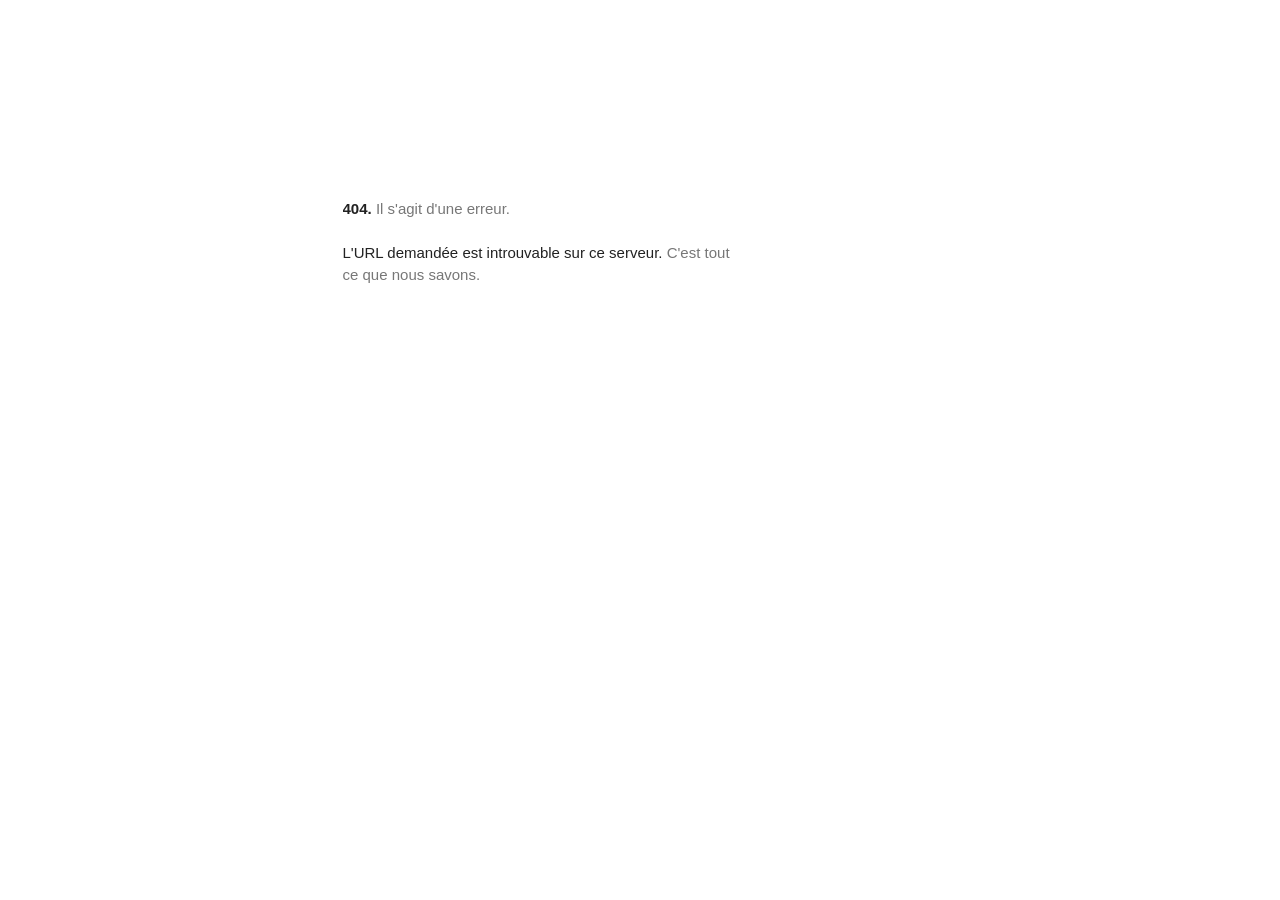
<file: www.google.com/recaptcha/enterprise/index.html>
<html lang="fr" dir=ltr><meta charset=utf-8><meta name=viewport content="initial-scale=1, minimum-scale=1, width=device-width"><title>Error 404 (Introuvable)!!1</title><style>*{margin:0;padding:0}html,code{font:15px/22px arial,sans-serif}html{background:#fff;color:#222;padding:15px}body{color:#222;text-align:unset;margin:7% auto 0;max-width:390px;min-height:180px;padding:30px 0 15px;}* > body{background:url(//www.google.com/images/errors/robot.png) 100% 5px no-repeat;padding-right:205px}p{margin:11px 0 22px;overflow:hidden}pre{white-space:pre-wrap;}ins{color:#777;text-decoration:none}a img{border:0}@media screen and (max-width:772px){body{background:none;margin-top:0;max-width:none;padding-right:0}}#logo{background:url(//www.google.com/images/branding/googlelogo/1x/googlelogo_color_150x54dp.png) no-repeat;margin-left:-5px}@media only screen and (min-resolution:192dpi){#logo{background:url(//www.google.com/images/branding/googlelogo/2x/googlelogo_color_150x54dp.png) no-repeat 0% 0%/100% 100%;-moz-border-image:url(//www.google.com/images/branding/googlelogo/2x/googlelogo_color_150x54dp.png) 0}}@media only screen and (-webkit-min-device-pixel-ratio:2){#logo{background:url(//www.google.com/images/branding/googlelogo/2x/googlelogo_color_150x54dp.png) no-repeat;-webkit-background-size:100% 100%}}#logo{display:inline-block;height:54px;width:150px}</style><main id="af-error-container" role="main"><a href=//www.google.com><span id=logo aria-label=Google role=img></span></a><p><b>404.</b> <ins>Il s'agit d'une erreur.</ins><p>L'URL demandée est introuvable sur ce serveur. <ins>C'est tout ce que nous savons.</ins></main>
</file>
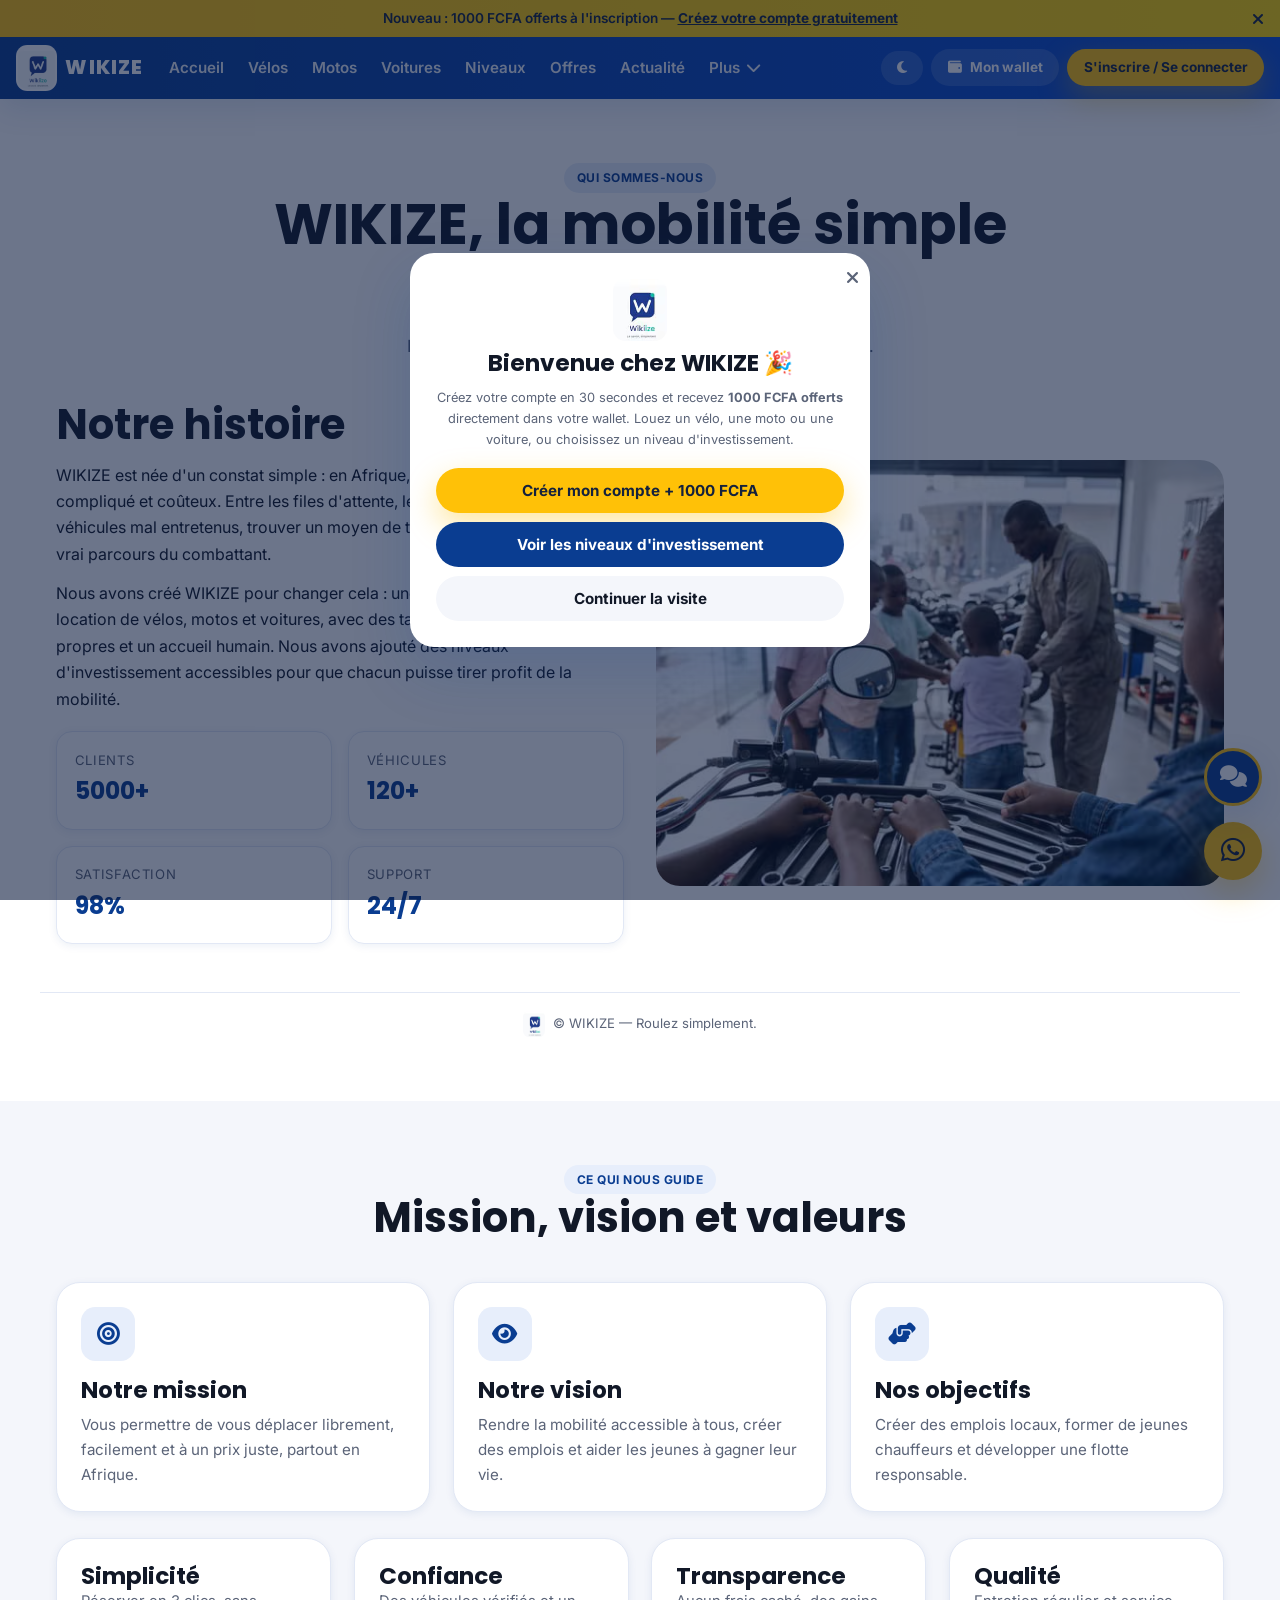
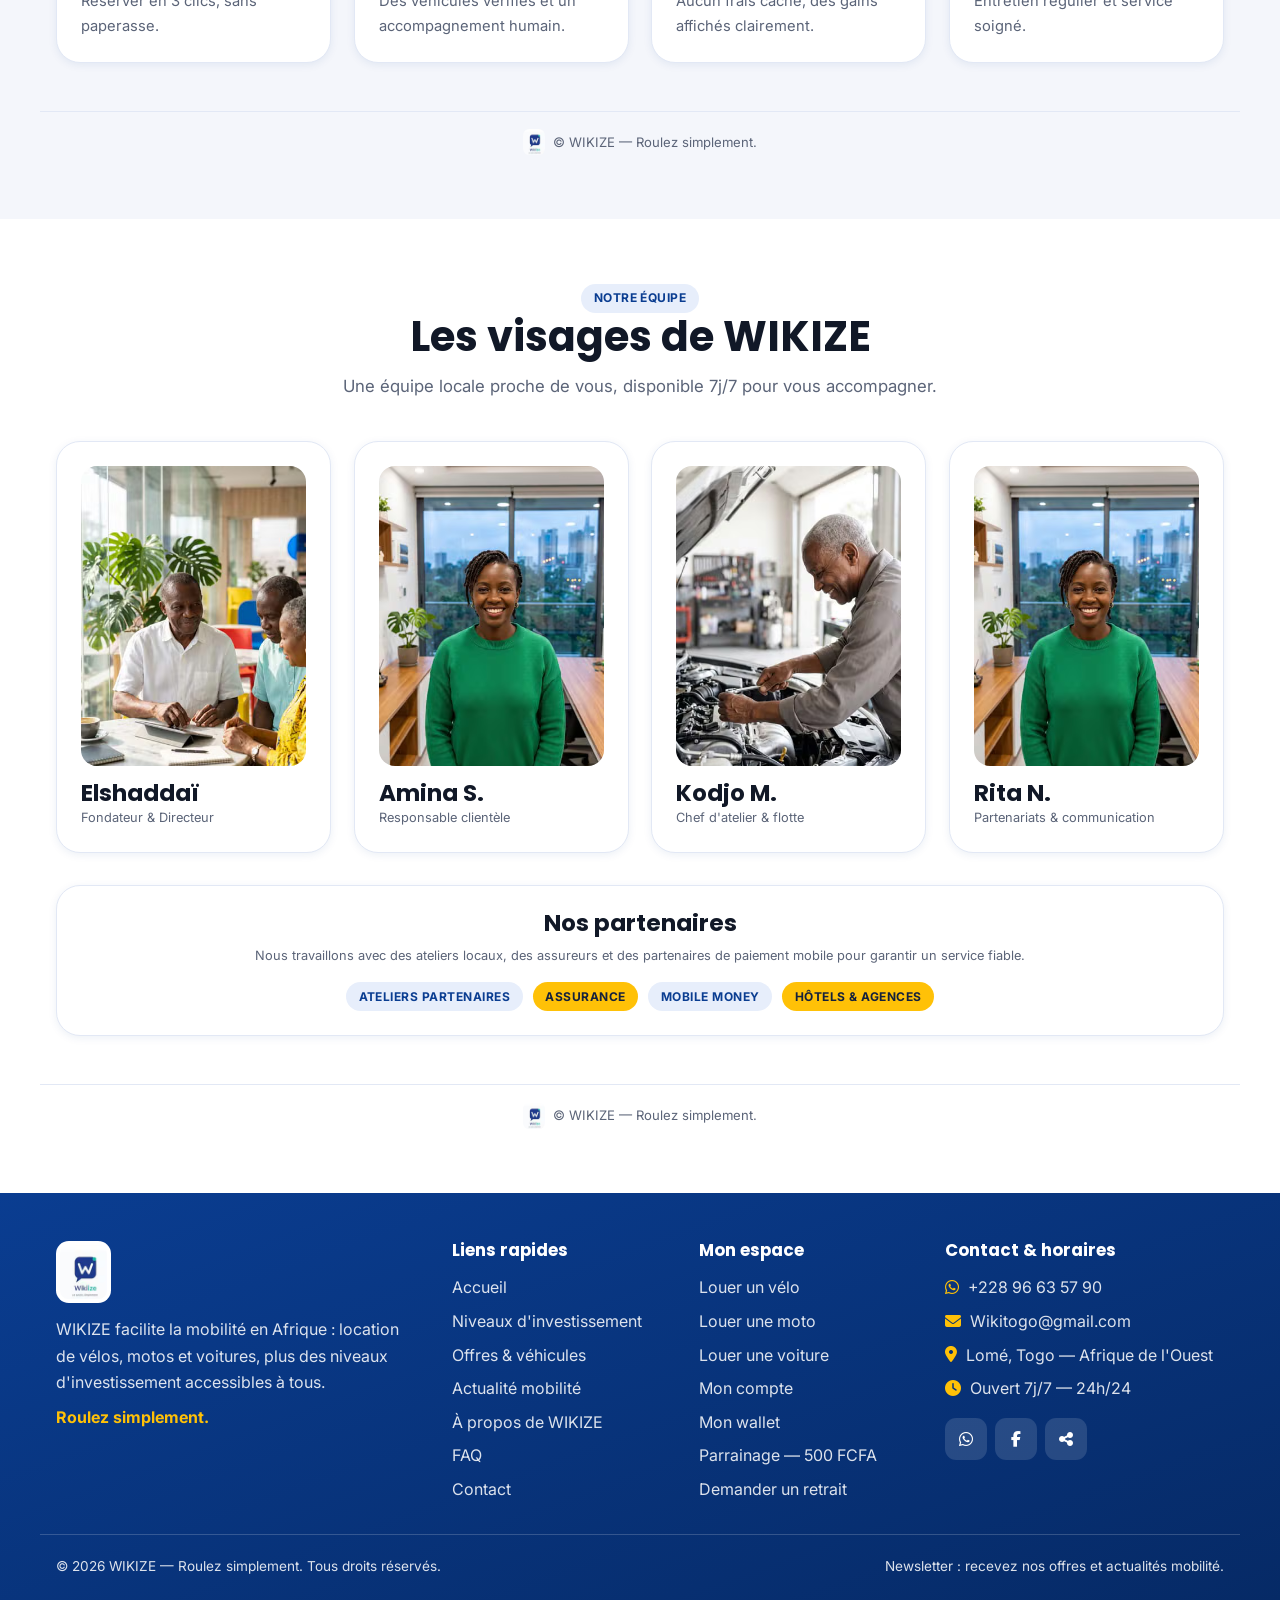
<file: a-propos.html>
<!-- Explain: Page shell for About page with story and team sections. -->

<!doctype html>
<html lang="fr" class="scroll-smooth">
<meta
    http-equiv="content-type"
    content="text/html;charset=UTF-8"
  /><!-- /Added by HTTrack -->
  <head>
    <script>
      window.isManagment = "1";
    </script>
    <base href="" />
    <script>
      window.IsManagment = "1";
      window.APP_PROJECT_ID = "a5dc9972e99b36e69279ca40160e03e0";
      window.__CDN_BASE_URL__ =
        "index.html\/\/cdn-cms-s-8-4.f-static.net\/manager\/ai_app_builder\/v3\/assets\/";
      window.APP_CURRENCIES = {
        isActive: false,
        currencies: {
          USD: {
            code: "USD",
            label: "United States Dollar",
            symbol: "\u0026#36;",
            symbolFirst: true,
            rate: 1,
            isDefault: true,
          },
        },
      };
      window.APP_TAX = {
        productsTax: "",
        regions: [
          {
            id: 384937188,
            regionName: "Rest of the World",
            countries: { REST_WORLD: {} },
            tax: {
              option: "differentTax",
              differentTax: { REST_WORLD: 0 },
              basedOn: "shippingAddress",
              taxCalAfterShipping: false,
            },
          },
        ],
        countryOptions: [
          {
            code: "REST_WORLD",
            name: "REST_WORLD",
            states: [],
            requiresState: false,
          },
        ],
      };
      window.APP_BUILDER_BASE_PATH = "\/manager\/ai_app_builder\/v3";
      window.APP_BUILDER_REALTIME_ENABLED = true;
    </script>
    <link
      rel="stylesheet"
      href="../cdn-cms-s-8-4.f-static.net/versions/2/system_mini/css/minimize_appBuilder_v351a9.css?v=vc1795534278"
      type="text/css"
      crossorigin="anonymous"
    />
    <link rel="dns-prefetch" href="https://images.cdn-files-a.com/" />
    <!-- Regular Meta Info -->
    <title>À propos de WIKIZE — Notre histoire et nos valeurs</title>
    <meta
      name="description"
      content="Découvrez WIKIZE : notre histoire, notre mission, notre vision et nos valeurs de simplicité, confiance, transparence et qualité au service de la mobilité en..."
    />
    <meta name="keywords" content="à propos WIKIZE" />
    <link rel="canonical" href="a-propos.html" />
    <!-- Favicon -->
    <link
      rel="shortcut icon"
      href="../images.cdn-files-a.com/admin/InterfaceStatisFiles/allOther/ads/site123/brand_kit_2026/SITE123-Logo-2026/web/icon-5125ce5.png?aspect_ratio=1:1&amp;width=48&amp;format=png"
      type="image/x-icon"
    />
    <link
      rel="icon"
      href="../images.cdn-files-a.com/admin/InterfaceStatisFiles/allOther/ads/site123/brand_kit_2026/SITE123-Logo-2026/web/icon-5125ce5.png?aspect_ratio=1:1&amp;width=48&amp;format=png"
      type="image/x-icon"
    />
    <!-- Facebook Meta Info -->
    <meta property="og:url" content="a-propos.html" />
    <meta
      property="og:image"
      content="../files.cdn-files-a.com/uploads/12705255/normal_6b062bf06b22ddc45.avif?ratio=7:8&amp;format=avif"
    />
    <meta
      property="og:description"
      content="Découvrez WIKIZE : notre histoire, notre mission, notre vision et nos valeurs de simplicité, confiance, transparence et qualité au service de la mobilité en..."
    />
    <meta
      property="og:title"
      content="À propos de WIKIZE — Notre histoire et nos valeurs"
    />
    <meta
      property="og:site_name"
      content="À propos de WIKIZE — Notre histoire et nos valeurs"
    />
    <meta property="og:see_also" content="index.html" />
    <!-- Google+ Meta Info -->
    <meta
      itemprop="name"
      content="À propos de WIKIZE — Notre histoire et nos valeurs"
    />
    <meta
      itemprop="description"
      content="Découvrez WIKIZE : notre histoire, notre mission, notre vision et nos valeurs de simplicité, confiance, transparence et qualité au service de la mobilité en..."
    />
    <meta
      itemprop="image"
      content="../files.cdn-files-a.com/uploads/12705255/normal_6b062bf06b22ddc45.avif?ratio=7:8&amp;format=avif"
    />
    <!-- Twitter Meta Info -->
    <meta name="twitter:card" content="summary_large_image" />
    <meta name="twitter:url" content="a-propos.html" />
    <meta
      name="twitter:title"
      content="À propos de WIKIZE — Notre histoire et nos valeurs"
    />
    <meta
      name="twitter:description"
      content="Découvrez WIKIZE : notre histoire, notre mission, notre vision et nos valeurs de simplicité, confiance, transparence et qualité au service de la mobilité en..."
    />
    <meta
      name="twitter:image"
      content="../files.cdn-files-a.com/uploads/12705255/normal_6b062bf06b22ddc45.avif?ratio=7:8&amp;format=avif"
    />

    <!-- Explain: Shared head: fonts, Tailwind/daisyUI CDN, app CSS links. -->
    <meta charset="UTF-8" />
    <meta name="viewport" content="width=device-width, initial-scale=1.0" />

    <link
      rel="stylesheet"
      href="../cdn-cms-s-8-4.f-static.net/manager/ai_app_builder/v3/assets/minimize_css/a-proposa135.css?t=css_y254_67566533&amp;w=12705255"
    />

    <link rel="preconnect" href="https://fonts.googleapis.com/" />
    <link rel="preconnect" href="https://fonts.gstatic.com/" crossorigin />
    <link
      href="https://fonts.googleapis.com/css2?family=Poppins:wght@500;600;700;800&amp;family=Inter:wght@400;500;600;700&amp;display=swap"
      rel="stylesheet"
    />
    <link
      rel="stylesheet"
      href="../cdn-cms-s-8-4.f-static.net/manager/ai_app_builder/v3/assets/css/themea135.css?t=css_y254_67566533&amp;w=12705255"
    />
    <link
      rel="stylesheet"
      href="../cdn-cms-s-8-4.f-static.net/manager/ai_app_builder/v3/assets/css/maina135.css?t=css_y254_67566533&amp;w=12705255"
    />
    <link
      rel="stylesheet"
      href="../cdn-cms-s-8-4.f-static.net/manager/ai_app_builder/v3/assets/css/componentsa135.css?t=css_y254_67566533&amp;w=12705255"
    />
    <link
      rel="stylesheet"
      href="../cdn-cms-s-8-4.f-static.net/manager/ai_app_builder/v3/assets/css/layouta135.css?t=css_y254_67566533&amp;w=12705255"
    />
  </head>
  <body
    class="min-h-screen bg-[var(--background-color)] text-[var(--text-color)]"
  >
    <!-- Explain: Shared fixed header with announcement bar and main navigation. -->
    <!-- ===== EN-TÊTE WIKIZE — BARRE D'ANNONCE + MENU FIXE ===== -->
    <div class="site-topbar" id="siteTopbar">
      <div class="announcement-bar" id="announcement">
        <p>
          Nouveau : 1000 FCFA offerts à l'inscription —
          <a href="compte.html">Créez votre compte gratuitement</a>
        </p>
        <button
          type="button"
          class="announcement-bar__close"
          id="announcementClose"
          aria-label="Fermer l'annonce"
        >
          <i class="fa-solid fa-xmark"></i>
        </button>
      </div>

      <header class="site-header">
        <nav class="site-nav" aria-label="Navigation principale">
          <a href="#" class="site-brand">
            <img
              class="site-brand__logo"
              alt="Logo WIKIZE"
              width="46"
              height="46"
              src="../files.cdn-files-a.com/uploads/12705255/800_6b062bf06b22ddc45.avif?ratio=7:8&amp;format=avif"
              srcset="
                ../files.cdn-files-a.com/uploads/12705255/100_6b062bf06b22ddc45.avif?ratio=7:8&amp;format=avif   100w,
                ../files.cdn-files-a.com/uploads/12705255/400_6b062bf06b22ddc45.avif?ratio=7:8&amp;format=avif   400w,
                ../files.cdn-files-a.com/uploads/12705255/800_6b062bf06b22ddc45.avif?ratio=7:8&amp;format=avif   800w,
                ../files.cdn-files-a.com/uploads/12705255/1200_6b062bf06b22ddc45.avif?ratio=7:8&amp;format=avif 1200w,
                ../files.cdn-files-a.com/uploads/12705255/1600_6b062bf06b22ddc45.avif?ratio=7:8&amp;format=avif 1600w,
                ../files.cdn-files-a.com/uploads/12705255/2000_6b062bf06b22ddc45.avif?ratio=7:8&amp;format=avif 2000w
              "
              sizes="100vw"
              data-sizes-auto="1"
            />
            <span class="site-brand__text">WIKIZE</span>
          </a>

          <button
            type="button"
            class="nav-toggle"
            id="navToggle"
            aria-label="Ouvrir le menu"
            aria-expanded="false"
            aria-controls="navPanel"
          >
            <i class="fa-solid fa-bars"></i>
          </button>

          <div class="nav-panel" id="navPanel">
            <ul class="nav-menu">
              <li><a class="nav-link" href="#">Accueil</a></li>
              <li><a class="nav-link" href="velos.html">Vélos</a></li>
              <li><a class="nav-link" href="motos.html">Motos</a></li>
              <li><a class="nav-link" href="voitures.html">Voitures</a></li>
              <li><a class="nav-link" href="niveaux.html">Niveaux</a></li>
              <li><a class="nav-link" href="offres.html">Offres</a></li>
              <li><a class="nav-link" href="actualite.html">Actualité</a></li>
              <li class="nav-dropdown">
                <button
                  type="button"
                  class="nav-link nav-dropdown__trigger"
                  aria-expanded="false"
                  aria-haspopup="true"
                >
                  Plus <i class="fa-solid fa-chevron-down"></i>
                </button>
                <ul class="nav-dropdown__menu">
                  <li><a href="a-propos.html">À propos</a></li>
                  <li><a href="faq.html">FAQ</a></li>
                  <li><a href="contact.html">Contact</a></li>
                  <li><a href="retrait.html">Retrait</a></li>
                  <li><a href="parrainage.html">Parrainage</a></li>
                  <li><a href="admin.html">Espace admin</a></li>
                </ul>
              </li>
            </ul>

            <div class="nav-actions">
              <button
                type="button"
                class="btn-wk btn-wk--ghost btn-wk--sm"
                id="themeToggle"
                aria-label="Basculer le mode sombre"
              >
                <i class="fa-solid fa-moon"></i>
              </button>
              <a class="btn-wk btn-wk--ghost btn-wk--sm" href="wallet.html"
                ><i class="fa-solid fa-wallet"></i> Mon wallet</a
              >
              <a
                class="btn-wk btn-wk--accent btn-wk--sm"
                href="compte.html"
                id="navAuthLink"
                >S'inscrire / Se connecter</a
              >
            </div>
          </div>
        </nav>
      </header>
    </div>
    <main id="top">
      <!-- Explain: About page content: story, mission, values and team members. -->
      <!-- ===== SECTION À PROPOS — HISTOIRE, MISSION, VALEURS, ÉQUIPE ===== -->
      <section class="section-wk">
        <div class="container-wk">
          <header class="section-wk__head reveal">
            <span class="badge-wk">Qui sommes-nous</span>
            <h1>WIKIZE, la mobilité simple en Afrique</h1>
            <p>Le savoir, simplement — et désormais : roulez simplement.</p>
          </header>

          <div class="split-wk">
            <div class="reveal">
              <h2>Notre histoire</h2>
              <p style="margin: 0.8rem 0">
                WIKIZE est née d'un constat simple : en Afrique, se déplacer
                reste compliqué et coûteux. Entre les files d'attente, les
                tarifs imprévisibles et les véhicules mal entretenus, trouver un
                moyen de transport fiable devient un vrai parcours du
                combattant.
              </p>
              <p style="margin-bottom: 0.8rem">
                Nous avons créé WIKIZE pour changer cela : une plateforme unique
                de location de vélos, motos et voitures, avec des tarifs clairs,
                des véhicules propres et un accueil humain. Nous avons ajouté
                des niveaux d'investissement accessibles pour que chacun puisse
                tirer profit de la mobilité.
              </p>
              <div
                style="
                  display: grid;
                  gap: 1rem;
                  grid-template-columns: 1fr 1fr;
                  margin-top: 1.2rem;
                "
              >
                <div class="stat-tile">
                  <span>Clients</span><strong>5000+</strong>
                </div>
                <div class="stat-tile">
                  <span>Véhicules</span><strong>120+</strong>
                </div>
                <div class="stat-tile">
                  <span>Satisfaction</span><strong>98%</strong>
                </div>
                <div class="stat-tile">
                  <span>Support</span><strong>24/7</strong>
                </div>
              </div>
            </div>
            <div class="reveal">
              <div class="media-frame" style="aspect-ratio: 4 / 3">
                <img
                  alt="La communauté WIKIZE à vélo et à moto dans la ville"
                  sizes="(min-width: 900px) 50vw, 100vw"
                  src="../files.cdn-files-a.com/admin/system_photos_stock/800_6aef3dcb06ae3c4e7.avif?ratio=16:9&amp;format=avif"
                  srcset="
                    ../files.cdn-files-a.com/admin/system_photos_stock/100_6aef3dcb06ae3c4e7.avif?ratio=16:9&amp;format=avif   100w,
                    ../files.cdn-files-a.com/admin/system_photos_stock/400_6aef3dcb06ae3c4e7.avif?ratio=16:9&amp;format=avif   400w,
                    ../files.cdn-files-a.com/admin/system_photos_stock/800_6aef3dcb06ae3c4e7.avif?ratio=16:9&amp;format=avif   800w,
                    ../files.cdn-files-a.com/admin/system_photos_stock/1200_6aef3dcb06ae3c4e7.avif?ratio=16:9&amp;format=avif 1200w,
                    ../files.cdn-files-a.com/admin/system_photos_stock/1600_6aef3dcb06ae3c4e7.avif?ratio=16:9&amp;format=avif 1600w,
                    ../files.cdn-files-a.com/admin/system_photos_stock/2000_6aef3dcb06ae3c4e7.avif?ratio=16:9&amp;format=avif 2000w
                  "
                  data-sizes-auto="1"
                />
              </div>
            </div>
          </div>
        </div>
        <!-- Explain: Reusable WIKIZE logo + copyright signature placed at section bottoms. -->
        <!-- ===== SIGNATURE WIKIZE (BAS DE CHAQUE SECTION) ===== -->
        <div class="wikize-signature">
          <img
            alt="WIKIZE"
            width="26"
            height="26"
            src="../files.cdn-files-a.com/uploads/12705255/800_6b062bf06b22ddc45.avif?ratio=7:8&amp;format=avif"
            srcset="
              ../files.cdn-files-a.com/uploads/12705255/100_6b062bf06b22ddc45.avif?ratio=7:8&amp;format=avif   100w,
              ../files.cdn-files-a.com/uploads/12705255/400_6b062bf06b22ddc45.avif?ratio=7:8&amp;format=avif   400w,
              ../files.cdn-files-a.com/uploads/12705255/800_6b062bf06b22ddc45.avif?ratio=7:8&amp;format=avif   800w,
              ../files.cdn-files-a.com/uploads/12705255/1200_6b062bf06b22ddc45.avif?ratio=7:8&amp;format=avif 1200w,
              ../files.cdn-files-a.com/uploads/12705255/1600_6b062bf06b22ddc45.avif?ratio=7:8&amp;format=avif 1600w,
              ../files.cdn-files-a.com/uploads/12705255/2000_6b062bf06b22ddc45.avif?ratio=7:8&amp;format=avif 2000w
            "
            sizes="100vw"
            data-sizes-auto="1"
          />
          <span>&copy; WIKIZE — Roulez simplement.</span>
        </div>
      </section>

      <section class="section-wk section-wk--surface">
        <div class="container-wk">
          <header class="section-wk__head reveal">
            <span class="badge-wk">Ce qui nous guide</span>
            <h2>Mission, vision et valeurs</h2>
          </header>

          <div class="grid-wk grid-wk--3">
            <article class="card-wk reveal">
              <span class="card-wk__icon"
                ><i class="fa-solid fa-bullseye"></i
              ></span>
              <h3>Notre mission</h3>
              <p class="wk-hint" style="margin-top: 0.5rem; font-size: 0.95rem">
                Vous permettre de vous déplacer librement, facilement et à un
                prix juste, partout en Afrique.
              </p>
            </article>
            <article class="card-wk reveal">
              <span class="card-wk__icon"><i class="fa-solid fa-eye"></i></span>
              <h3>Notre vision</h3>
              <p class="wk-hint" style="margin-top: 0.5rem; font-size: 0.95rem">
                Rendre la mobilité accessible à tous, créer des emplois et aider
                les jeunes à gagner leur vie.
              </p>
            </article>
            <article class="card-wk reveal">
              <span class="card-wk__icon"
                ><i class="fa-solid fa-handshake-angle"></i
              ></span>
              <h3>Nos objectifs</h3>
              <p class="wk-hint" style="margin-top: 0.5rem; font-size: 0.95rem">
                Créer des emplois locaux, former de jeunes chauffeurs et
                développer une flotte responsable.
              </p>
            </article>
          </div>

          <div class="grid-wk grid-wk--4" style="margin-top: 1.6rem">
            <article class="card-wk card-wk--accent reveal">
              <h3>Simplicité</h3>
              <p class="wk-hint" style="font-size: 0.92rem">
                Réserver en 3 clics, sans paperasse.
              </p>
            </article>
            <article class="card-wk card-wk--accent reveal">
              <h3>Confiance</h3>
              <p class="wk-hint" style="font-size: 0.92rem">
                Des véhicules vérifiés et un accompagnement humain.
              </p>
            </article>
            <article class="card-wk card-wk--accent reveal">
              <h3>Transparence</h3>
              <p class="wk-hint" style="font-size: 0.92rem">
                Aucun frais caché, des gains affichés clairement.
              </p>
            </article>
            <article class="card-wk card-wk--accent reveal">
              <h3>Qualité</h3>
              <p class="wk-hint" style="font-size: 0.92rem">
                Entretien régulier et service soigné.
              </p>
            </article>
          </div>
        </div>
        <!-- Explain: Reusable WIKIZE logo + copyright signature placed at section bottoms. -->
        <!-- ===== SIGNATURE WIKIZE (BAS DE CHAQUE SECTION) ===== -->
        <div class="wikize-signature">
          <img
            alt="WIKIZE"
            width="26"
            height="26"
            src="../files.cdn-files-a.com/uploads/12705255/100_6b062bf06b22ddc45.avif?ratio=7:8&amp;format=avif"
            srcset="
              ../files.cdn-files-a.com/uploads/12705255/100_6b062bf06b22ddc45.avif?ratio=7:8&amp;format=avif   100w,
              ../files.cdn-files-a.com/uploads/12705255/400_6b062bf06b22ddc45.avif?ratio=7:8&amp;format=avif   400w,
              ../files.cdn-files-a.com/uploads/12705255/800_6b062bf06b22ddc45.avif?ratio=7:8&amp;format=avif   800w,
              ../files.cdn-files-a.com/uploads/12705255/1200_6b062bf06b22ddc45.avif?ratio=7:8&amp;format=avif 1200w,
              ../files.cdn-files-a.com/uploads/12705255/1600_6b062bf06b22ddc45.avif?ratio=7:8&amp;format=avif 1600w,
              ../files.cdn-files-a.com/uploads/12705255/2000_6b062bf06b22ddc45.avif?ratio=7:8&amp;format=avif 2000w
            "
            loading="lazy"
            sizes="1px"
            data-sizes-auto="1"
          />
          <span>&copy; WIKIZE — Roulez simplement.</span>
        </div>
      </section>

      <!-- ===== SECTION ÉQUIPE ET PARTENAIRES ===== -->
      <section class="section-wk">
        <div class="container-wk">
          <header class="section-wk__head reveal">
            <span class="badge-wk">Notre équipe</span>
            <h2>Les visages de WIKIZE</h2>
            <p>
              Une équipe locale proche de vous, disponible 7j/7 pour vous
              accompagner.
            </p>
          </header>

          <div class="grid-wk grid-wk--4">
            <article class="card-wk reveal">
              <div
                class="media-frame"
                style="aspect-ratio: 3 / 4; border-radius: var(--radius-md)"
              >
                <img
                  alt="Portrait de Elshaddaï, Fondateur &amp; Directeur chez WIKIZE"
                  src="../files.cdn-files-a.com/admin/system_photos_stock/100_6af211d3874cf809f.avif?ratio=2:3&amp;format=avif"
                  srcset="
                    ../files.cdn-files-a.com/admin/system_photos_stock/100_6af211d3874cf809f.avif?ratio=2:3&amp;format=avif   100w,
                    ../files.cdn-files-a.com/admin/system_photos_stock/400_6af211d3874cf809f.avif?ratio=2:3&amp;format=avif   400w,
                    ../files.cdn-files-a.com/admin/system_photos_stock/800_6af211d3874cf809f.avif?ratio=2:3&amp;format=avif   800w,
                    ../files.cdn-files-a.com/admin/system_photos_stock/1200_6af211d3874cf809f.avif?ratio=2:3&amp;format=avif 1200w,
                    ../files.cdn-files-a.com/admin/system_photos_stock/1600_6af211d3874cf809f.avif?ratio=2:3&amp;format=avif 1600w,
                    ../files.cdn-files-a.com/admin/system_photos_stock/2000_6af211d3874cf809f.jpg?ratio=2:3&amp;format=avif  2000w
                  "
                  loading="lazy"
                  sizes="1px"
                  data-sizes-auto="1"
                />
              </div>
              <h3 style="margin-top: 0.9rem">Elshaddaï</h3>
              <p class="wk-hint">Fondateur &amp; Directeur</p>
            </article>
            <article class="card-wk reveal">
              <div
                class="media-frame"
                style="aspect-ratio: 3 / 4; border-radius: var(--radius-md)"
              >
                <img
                  alt="Portrait de Amina S., Responsable clientèle chez WIKIZE"
                  src="../files.cdn-files-a.com/admin/system_photos_stock/100_6af497fff2567809f.avif?ratio=2:3&amp;format=avif"
                  srcset="
                    ../files.cdn-files-a.com/admin/system_photos_stock/100_6af497fff2567809f.avif?ratio=2:3&amp;format=avif   100w,
                    ../files.cdn-files-a.com/admin/system_photos_stock/400_6af497fff2567809f.avif?ratio=2:3&amp;format=avif   400w,
                    ../files.cdn-files-a.com/admin/system_photos_stock/800_6af497fff2567809f.avif?ratio=2:3&amp;format=avif   800w,
                    ../files.cdn-files-a.com/admin/system_photos_stock/1200_6af497fff2567809f.avif?ratio=2:3&amp;format=avif 1200w,
                    ../files.cdn-files-a.com/admin/system_photos_stock/1600_6af497fff2567809f.avif?ratio=2:3&amp;format=avif 1600w,
                    ../files.cdn-files-a.com/admin/system_photos_stock/2000_6af497fff2567809f.jpg?ratio=2:3&amp;format=avif  2000w
                  "
                  loading="lazy"
                  sizes="1px"
                  data-sizes-auto="1"
                />
              </div>
              <h3 style="margin-top: 0.9rem">Amina S.</h3>
              <p class="wk-hint">Responsable clientèle</p>
            </article>
            <article class="card-wk reveal">
              <div
                class="media-frame"
                style="aspect-ratio: 3 / 4; border-radius: var(--radius-md)"
              >
                <img
                  alt="Portrait de Kodjo M., Chef d&#039;atelier &amp; flotte chez WIKIZE"
                  src="../files.cdn-files-a.com/admin/system_photos_stock/100_6af6320d98eb4809f.avif?ratio=2:3&amp;format=avif"
                  srcset="
                    ../files.cdn-files-a.com/admin/system_photos_stock/100_6af6320d98eb4809f.avif?ratio=2:3&amp;format=avif   100w,
                    ../files.cdn-files-a.com/admin/system_photos_stock/400_6af6320d98eb4809f.avif?ratio=2:3&amp;format=avif   400w,
                    ../files.cdn-files-a.com/admin/system_photos_stock/800_6af6320d98eb4809f.avif?ratio=2:3&amp;format=avif   800w,
                    ../files.cdn-files-a.com/admin/system_photos_stock/1200_6af6320d98eb4809f.avif?ratio=2:3&amp;format=avif 1200w,
                    ../files.cdn-files-a.com/admin/system_photos_stock/1600_6af6320d98eb4809f.avif?ratio=2:3&amp;format=avif 1600w,
                    ../files.cdn-files-a.com/admin/system_photos_stock/2000_6af6320d98eb4809f.jpg?ratio=2:3&amp;format=avif  2000w
                  "
                  loading="lazy"
                  sizes="1px"
                  data-sizes-auto="1"
                />
              </div>
              <h3 style="margin-top: 0.9rem">Kodjo M.</h3>
              <p class="wk-hint">Chef d&#039;atelier &amp; flotte</p>
            </article>
            <article class="card-wk reveal">
              <div
                class="media-frame"
                style="aspect-ratio: 3 / 4; border-radius: var(--radius-md)"
              >
                <img
                  alt="Portrait de Rita N., Partenariats &amp; communication chez WIKIZE"
                  src="../files.cdn-files-a.com/admin/system_photos_stock/100_6af497fff2567809f.avif?ratio=2:3&amp;format=avif"
                  srcset="
                    ../files.cdn-files-a.com/admin/system_photos_stock/100_6af497fff2567809f.avif?ratio=2:3&amp;format=avif   100w,
                    ../files.cdn-files-a.com/admin/system_photos_stock/400_6af497fff2567809f.avif?ratio=2:3&amp;format=avif   400w,
                    ../files.cdn-files-a.com/admin/system_photos_stock/800_6af497fff2567809f.avif?ratio=2:3&amp;format=avif   800w,
                    ../files.cdn-files-a.com/admin/system_photos_stock/1200_6af497fff2567809f.avif?ratio=2:3&amp;format=avif 1200w,
                    ../files.cdn-files-a.com/admin/system_photos_stock/1600_6af497fff2567809f.avif?ratio=2:3&amp;format=avif 1600w,
                    ../files.cdn-files-a.com/admin/system_photos_stock/2000_6af497fff2567809f.jpg?ratio=2:3&amp;format=avif  2000w
                  "
                  loading="lazy"
                  sizes="1px"
                  data-sizes-auto="1"
                />
              </div>
              <h3 style="margin-top: 0.9rem">Rita N.</h3>
              <p class="wk-hint">Partenariats &amp; communication</p>
            </article>
          </div>

          <div
            class="card-wk reveal"
            style="margin-top: 2rem; text-align: center"
          >
            <h3>Nos partenaires</h3>
            <p class="wk-hint" style="margin-top: 0.5rem">
              Nous travaillons avec des ateliers locaux, des assureurs et des
              partenaires de paiement mobile pour garantir un service fiable.
            </p>
            <div
              style="
                display: flex;
                flex-wrap: wrap;
                gap: 0.6rem;
                justify-content: center;
                margin-top: 1rem;
              "
            >
              <span class="badge-wk">Ateliers partenaires</span>
              <span class="badge-wk badge-wk--accent">Assurance</span>
              <span class="badge-wk">Mobile Money</span>
              <span class="badge-wk badge-wk--accent"
                >Hôtels &amp; agences</span
              >
            </div>
          </div>
        </div>
        <!-- Explain: Reusable WIKIZE logo + copyright signature placed at section bottoms. -->
        <!-- ===== SIGNATURE WIKIZE (BAS DE CHAQUE SECTION) ===== -->
        <div class="wikize-signature">
          <img
            alt="WIKIZE"
            width="26"
            height="26"
            src="../files.cdn-files-a.com/uploads/12705255/100_6b062bf06b22ddc45.avif?ratio=7:8&amp;format=avif"
            srcset="
              ../files.cdn-files-a.com/uploads/12705255/100_6b062bf06b22ddc45.avif?ratio=7:8&amp;format=avif   100w,
              ../files.cdn-files-a.com/uploads/12705255/400_6b062bf06b22ddc45.avif?ratio=7:8&amp;format=avif   400w,
              ../files.cdn-files-a.com/uploads/12705255/800_6b062bf06b22ddc45.avif?ratio=7:8&amp;format=avif   800w,
              ../files.cdn-files-a.com/uploads/12705255/1200_6b062bf06b22ddc45.avif?ratio=7:8&amp;format=avif 1200w,
              ../files.cdn-files-a.com/uploads/12705255/1600_6b062bf06b22ddc45.avif?ratio=7:8&amp;format=avif 1600w,
              ../files.cdn-files-a.com/uploads/12705255/2000_6b062bf06b22ddc45.avif?ratio=7:8&amp;format=avif 2000w
            "
            loading="lazy"
            sizes="1px"
            data-sizes-auto="1"
          />
          <span>&copy; WIKIZE — Roulez simplement.</span>
        </div>
      </section>
    </main>
    <!-- Explain: Shared site footer, floating WhatsApp/chatbot buttons, welcome modal. -->
    <!-- ===== PIED DE PAGE COMMUN WIKIZE ===== -->
    <footer class="site-footer">
      <div class="container-wk site-footer__grid">
        <div class="site-footer__col">
          <a
            href="#"
            class="site-footer__brand"
            aria-label="Retour à l'accueil WIKIZE"
          >
            <img
              class="site-footer__logo"
              alt="Logo WIKIZE"
              width="120"
              height="120"
              src="../files.cdn-files-a.com/uploads/12705255/100_6b062bf06b22ddc45.avif?ratio=7:8&amp;format=avif"
              srcset="
                ../files.cdn-files-a.com/uploads/12705255/100_6b062bf06b22ddc45.avif?ratio=7:8&amp;format=avif   100w,
                ../files.cdn-files-a.com/uploads/12705255/400_6b062bf06b22ddc45.avif?ratio=7:8&amp;format=avif   400w,
                ../files.cdn-files-a.com/uploads/12705255/800_6b062bf06b22ddc45.avif?ratio=7:8&amp;format=avif   800w,
                ../files.cdn-files-a.com/uploads/12705255/1200_6b062bf06b22ddc45.avif?ratio=7:8&amp;format=avif 1200w,
                ../files.cdn-files-a.com/uploads/12705255/1600_6b062bf06b22ddc45.avif?ratio=7:8&amp;format=avif 1600w,
                ../files.cdn-files-a.com/uploads/12705255/2000_6b062bf06b22ddc45.avif?ratio=7:8&amp;format=avif 2000w
              "
              loading="lazy"
              sizes="1px"
              data-sizes-auto="1"
            />
          </a>
          <p>
            WIKIZE facilite la mobilité en Afrique : location de vélos, motos et
            voitures, plus des niveaux d'investissement accessibles à tous.
          </p>
          <p class="site-footer__tagline">Roulez simplement.</p>
        </div>

        <div class="site-footer__col">
          <h3>Liens rapides</h3>
          <ul>
            <li><a href="#">Accueil</a></li>
            <li><a href="niveaux.html">Niveaux d'investissement</a></li>
            <li><a href="offres.html">Offres &amp; véhicules</a></li>
            <li><a href="actualite.html">Actualité mobilité</a></li>
            <li><a href="a-propos.html">À propos de WIKIZE</a></li>
            <li><a href="faq.html">FAQ</a></li>
            <li><a href="contact.html">Contact</a></li>
          </ul>
        </div>

        <div class="site-footer__col">
          <h3>Mon espace</h3>
          <ul>
            <li><a href="velos.html">Louer un vélo</a></li>
            <li><a href="motos.html">Louer une moto</a></li>
            <li><a href="voitures.html">Louer une voiture</a></li>
            <li><a href="compte.html">Mon compte</a></li>
            <li><a href="wallet.html">Mon wallet</a></li>
            <li><a href="parrainage.html">Parrainage — 500 FCFA</a></li>
            <li><a href="retrait.html">Demander un retrait</a></li>
          </ul>
        </div>

        <div class="site-footer__col">
          <h3>Contact &amp; horaires</h3>
          <ul class="site-footer__contact">
            <li>
              <i class="fa-brands fa-whatsapp"></i>
              <a href="https://wa.me/22896635790" target="_blank" rel="noopener"
                >+228 96 63 57 90</a
              >
            </li>
            <li>
              <i class="fa-solid fa-envelope"></i>
              <a href="mailto:Wikitogo@gmail.com">Wikitogo@gmail.com</a>
            </li>
            <li>
              <i class="fa-solid fa-location-dot"></i> Lomé, Togo — Afrique de
              l'Ouest
            </li>
            <li><i class="fa-solid fa-clock"></i> Ouvert 7j/7 — 24h/24</li>
          </ul>
          <div class="site-footer__socials">
            <a
              href="https://wa.me/22896635790"
              target="_blank"
              rel="noopener"
              aria-label="Écrire à WIKIZE sur WhatsApp"
              ><i class="fa-brands fa-whatsapp"></i
            ></a>
            <button
              type="button"
              data-share="facebook"
              aria-label="Partager WIKIZE sur Facebook"
            >
              <i class="fa-brands fa-facebook-f"></i>
            </button>
            <button
              type="button"
              data-share="whatsapp"
              aria-label="Partager WIKIZE sur WhatsApp"
            >
              <i class="fa-solid fa-share-nodes"></i>
            </button>
          </div>
        </div>
      </div>

      <div class="container-wk site-footer__bottom">
        <p>&copy; 2026 WIKIZE — Roulez simplement. Tous droits réservés.</p>
        <p>Newsletter : recevez nos offres et actualités mobilité.</p>
      </div>
    </footer>

    <!-- ===== BOUTONS FLOTTANTS : WHATSAPP + CHATBOT + RETOUR EN HAUT ===== -->
    <a
      class="whatsapp-float"
      href="https://wa.me/22896635790"
      target="_blank"
      rel="noopener"
      aria-label="Contacter WIKIZE sur WhatsApp"
    >
      <i class="fa-brands fa-whatsapp"></i>
    </a>

    <button
      type="button"
      class="chatbot-fab"
      id="chatbotToggle"
      aria-label="Ouvrir l'assistant WIKIZE"
      aria-expanded="false"
    >
      <i class="fa-solid fa-comments"></i>
    </button>

    <div
      class="chatbot-panel"
      id="chatbotPanel"
      role="dialog"
      aria-label="Assistant WIKIZE"
    >
      <div class="chatbot-panel__head">
        <img
          alt="Assistant WIKIZE"
          width="34"
          height="34"
          src="../files.cdn-files-a.com/uploads/12705255/100_6b062bf06b22ddc45.avif?ratio=7:8&amp;format=avif"
          srcset="
            ../files.cdn-files-a.com/uploads/12705255/100_6b062bf06b22ddc45.avif?ratio=7:8&amp;format=avif   100w,
            ../files.cdn-files-a.com/uploads/12705255/400_6b062bf06b22ddc45.avif?ratio=7:8&amp;format=avif   400w,
            ../files.cdn-files-a.com/uploads/12705255/800_6b062bf06b22ddc45.avif?ratio=7:8&amp;format=avif   800w,
            ../files.cdn-files-a.com/uploads/12705255/1200_6b062bf06b22ddc45.avif?ratio=7:8&amp;format=avif 1200w,
            ../files.cdn-files-a.com/uploads/12705255/1600_6b062bf06b22ddc45.avif?ratio=7:8&amp;format=avif 1600w,
            ../files.cdn-files-a.com/uploads/12705255/2000_6b062bf06b22ddc45.avif?ratio=7:8&amp;format=avif 2000w
          "
          loading="lazy"
          sizes="1px"
          data-sizes-auto="1"
        />
        <div>
          <strong>Assistant WIKIZE</strong>
          <small>En ligne 24h/24</small>
        </div>
        <button type="button" id="chatbotClose" aria-label="Fermer le chat">
          <i class="fa-solid fa-xmark"></i>
        </button>
      </div>
      <div class="chatbot-panel__log" id="chatbotLog"></div>
      <div class="chatbot-panel__quick" id="chatbotQuick"></div>
      <form class="chatbot-panel__form" id="chatbotForm">
        <input
          type="text"
          id="chatbotInput"
          placeholder="Écrivez votre question…"
          aria-label="Votre message"
          autocomplete="off"
        />
        <button type="submit" aria-label="Envoyer le message">
          <i class="fa-solid fa-paper-plane"></i>
        </button>
      </form>
    </div>

    <button type="button" id="backToTop" aria-label="Retour en haut de la page">
      <i class="fa-solid fa-arrow-up"></i>
    </button>

    <!-- ===== MODALE DE BIENVENUE ===== -->
    <div
      class="modal-wk"
      id="welcomeModal"
      role="dialog"
      aria-modal="true"
      aria-label="Bienvenue chez WIKIZE"
    >
      <div class="modal-wk__box">
        <button
          type="button"
          class="modal-wk__close"
          data-modal-close
          aria-label="Fermer"
        >
          <i class="fa-solid fa-xmark"></i>
        </button>
        <img
          class="modal-wk__logo"
          alt="WIKIZE"
          width="62"
          height="62"
          src="../files.cdn-files-a.com/uploads/12705255/100_6b062bf06b22ddc45.avif?ratio=7:8&amp;format=avif"
          srcset="
            ../files.cdn-files-a.com/uploads/12705255/100_6b062bf06b22ddc45.avif?ratio=7:8&amp;format=avif   100w,
            ../files.cdn-files-a.com/uploads/12705255/400_6b062bf06b22ddc45.avif?ratio=7:8&amp;format=avif   400w,
            ../files.cdn-files-a.com/uploads/12705255/800_6b062bf06b22ddc45.avif?ratio=7:8&amp;format=avif   800w,
            ../files.cdn-files-a.com/uploads/12705255/1200_6b062bf06b22ddc45.avif?ratio=7:8&amp;format=avif 1200w,
            ../files.cdn-files-a.com/uploads/12705255/1600_6b062bf06b22ddc45.avif?ratio=7:8&amp;format=avif 1600w,
            ../files.cdn-files-a.com/uploads/12705255/2000_6b062bf06b22ddc45.avif?ratio=7:8&amp;format=avif 2000w
          "
          loading="lazy"
          sizes="1px"
          data-sizes-auto="1"
        />
        <h3>Bienvenue chez WIKIZE 🎉</h3>
        <p class="wk-hint" style="margin: 0.6rem 0 1.1rem">
          Créez votre compte en 30 secondes et recevez
          <strong>1000 FCFA offerts</strong> directement dans votre wallet.
          Louez un vélo, une moto ou une voiture, ou choisissez un niveau
          d'investissement.
        </p>
        <div style="display: grid; gap: 0.55rem">
          <a class="btn-wk btn-wk--accent" href="compte.html"
            >Créer mon compte + 1000 FCFA</a
          >
          <a class="btn-wk btn-wk--primary" href="niveaux.html"
            >Voir les niveaux d'investissement</a
          >
          <button
            type="button"
            class="btn-wk btn-wk--ghost"
            data-modal-close
            style="background: var(--surface-color); color: var(--text-color)"
          >
            Continuer la visite
          </button>
        </div>
      </div>
    </div>
    <script src="../cdn-cms-s-8-4.f-static.net/manager/ai_app_builder/v3/assets/js/storea135.js?t=css_y254_67566533&amp;w=12705255"></script>
    <script src="../cdn-cms-s-8-4.f-static.net/manager/ai_app_builder/v3/assets/js/appa135.js?t=css_y254_67566533&amp;w=12705255"></script>
    <script src="../cdn-cms-s-8-4.f-static.net/manager/ai_app_builder/v3/assets/js/chatbota135.js?t=css_y254_67566533&amp;w=12705255"></script>
    <script>
      var packageNUM = 1;
    </script>
    <script
      src="../cdn-cms-s-8-4.f-static.net/manager/translation_JS/website_jsTranslationsb392.js?l=fr&amp;a=1&amp;v=vc1795534278"
      crossorigin="anonymous"
    ></script>
    <script>
      var siteRefTxt =
        "JobmwsFRq2S9jzW3IGMfQXBaUWVSd0d1WHpWZlJaR1pnV2IvcFE9PQ==";
    </script>
    <script
      src="../cdn-cms-s-8-4.f-static.net/versions/2/system_mini/js/minimize_appBuilder_scripts_v351a9.js?v=vc1795534278"
      crossorigin="anonymous"
    ></script>
    <script
      src="../cdn-cms-s-8-4.f-static.net/versions/2/system_mini/js/minimize_appBuilderStatistics_scripts_v351a9.js?v=vc1795534278"
      crossorigin="anonymous"
    ></script>
  </body>

  <!-- Mirrored from https://6b062bde12b0f.site123.me/a-propos.html by HTTrack Website Copier/3.x [XR&CO], Wed, 25 Nov 2026 03:45:59 GMT -->
</html>
</file>
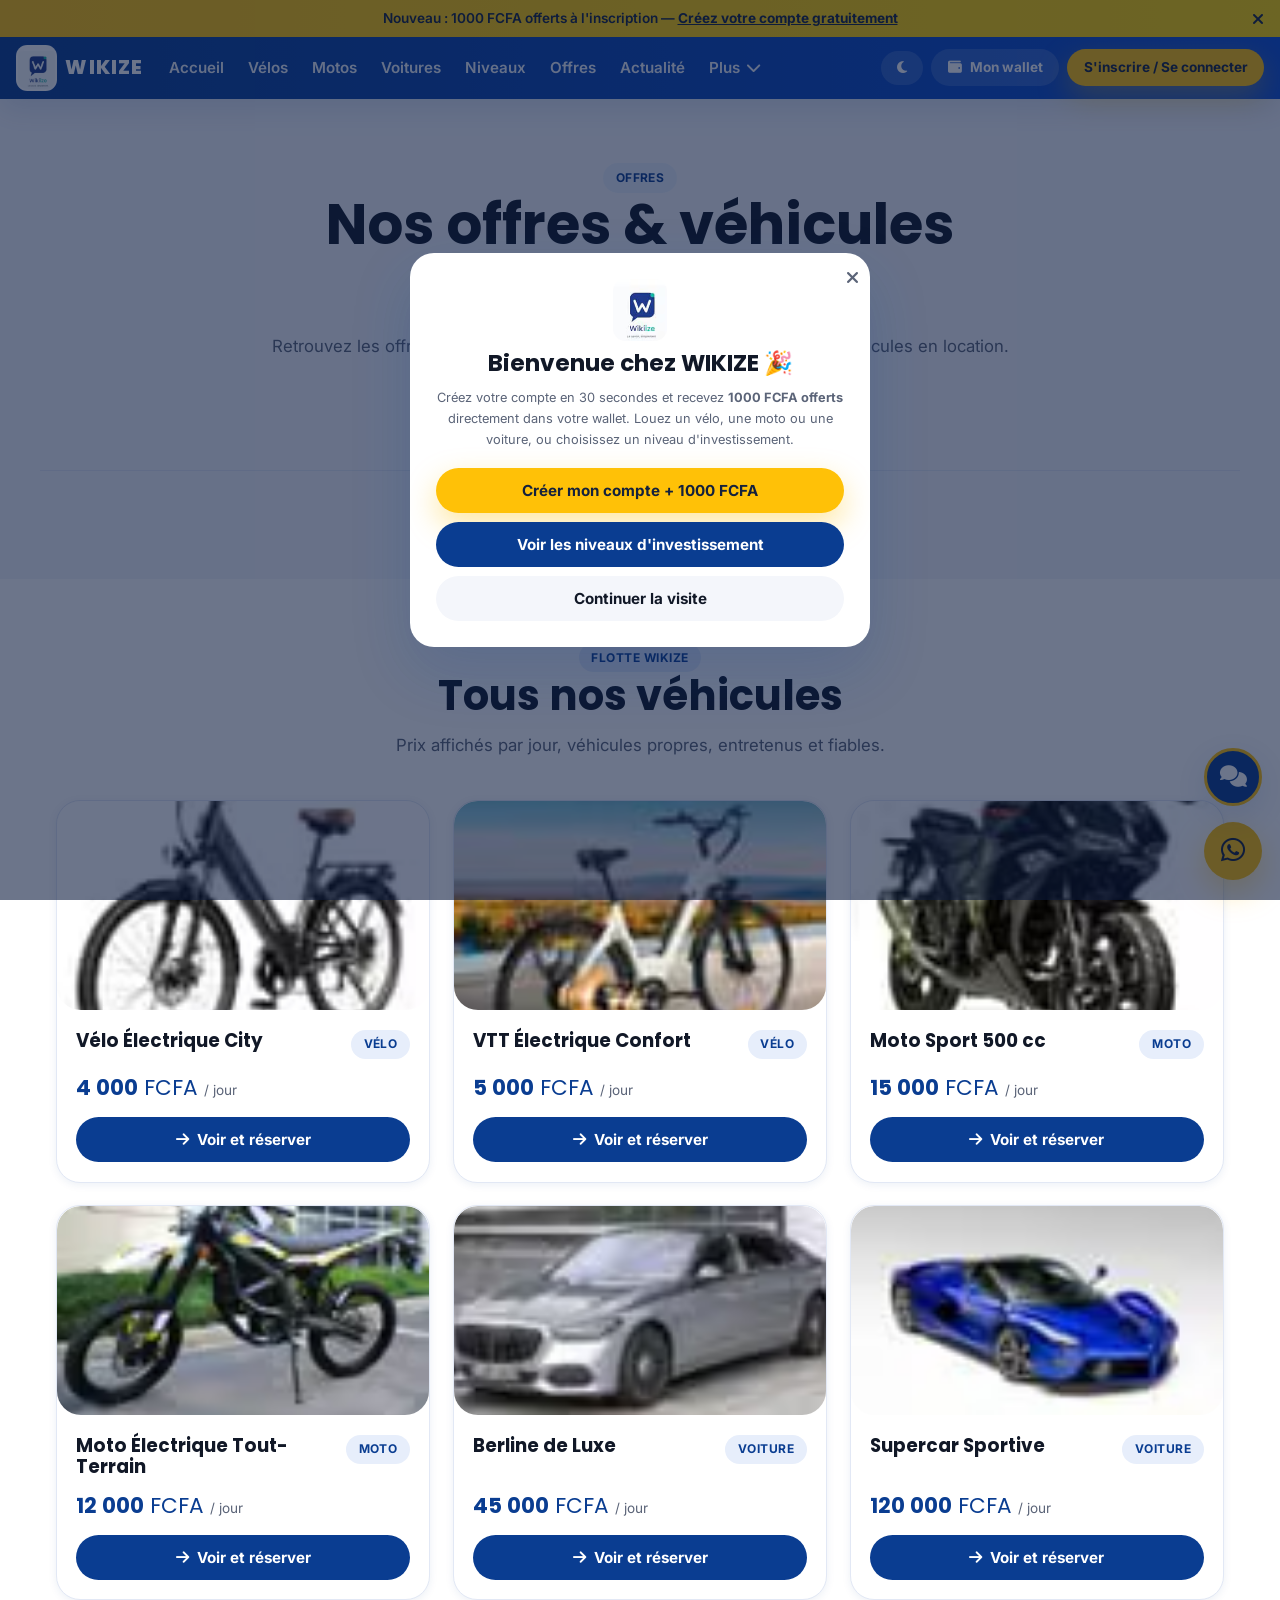
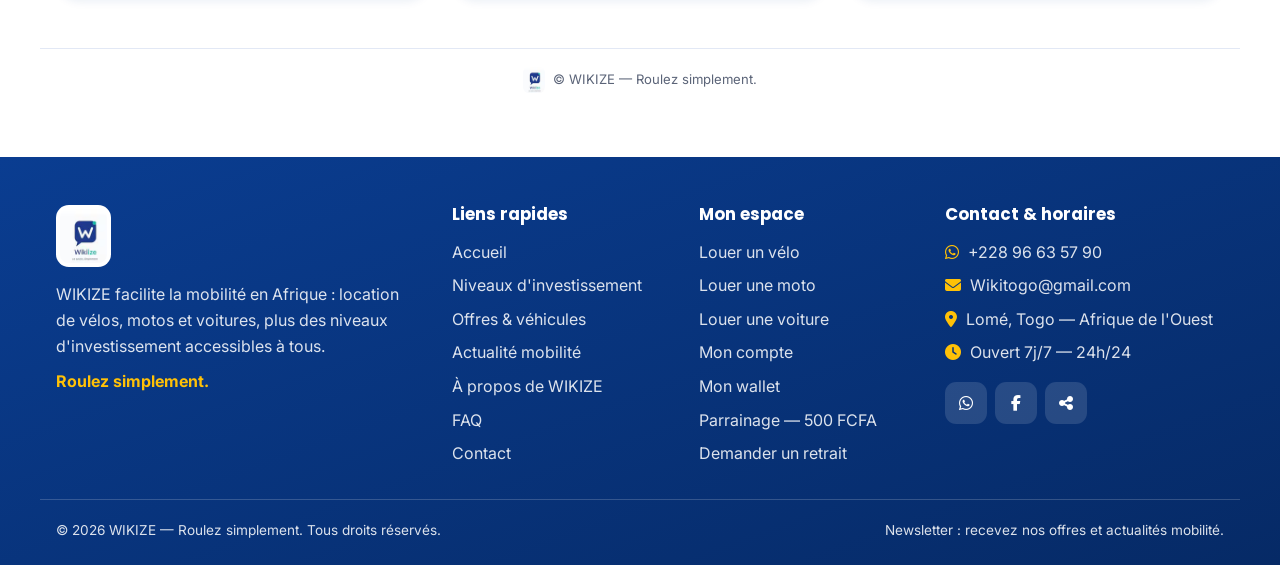
<file: offres.html>
<!-- Explain: Page shell showing published offers and full vehicle fleet. -->

<!doctype html>
<html lang="fr" class="scroll-smooth">
  <meta
    http-equiv="content-type"
    content="text/html;charset=UTF-8"
  /><!-- /Added by HTTrack -->
  <head>
    <script>
      window.isManagment = "1";
    </script>
    <base href="" />
    <script>
      window.IsManagment = "1";
      window.APP_PROJECT_ID = "a5dc9972e99b36e69279ca40160e03e0";
      window.__CDN_BASE_URL__ =
        "index.html\/\/cdn-cms-s-8-4.f-static.net\/manager\/ai_app_builder\/v3\/assets\/";
      window.APP_CURRENCIES = {
        isActive: false,
        currencies: {
          USD: {
            code: "USD",
            label: "United States Dollar",
            symbol: "\u0026#36;",
            symbolFirst: true,
            rate: 1,
            isDefault: true,
          },
        },
      };
      window.APP_TAX = {
        productsTax: "",
        regions: [
          {
            id: 384937188,
            regionName: "Rest of the World",
            countries: { REST_WORLD: {} },
            tax: {
              option: "differentTax",
              differentTax: { REST_WORLD: 0 },
              basedOn: "shippingAddress",
              taxCalAfterShipping: false,
            },
          },
        ],
        countryOptions: [
          {
            code: "REST_WORLD",
            name: "REST_WORLD",
            states: [],
            requiresState: false,
          },
        ],
      };
      window.APP_BUILDER_BASE_PATH = "\/manager\/ai_app_builder\/v3";
      window.APP_BUILDER_REALTIME_ENABLED = true;
    </script>
    <link
      rel="stylesheet"
      href="../cdn-cms-s-8-4.f-static.net/versions/2/system_mini/css/minimize_appBuilder_v351a9.css?v=vc1795534278"
      type="text/css"
      crossorigin="anonymous"
    />
    <link rel="dns-prefetch" href="https://images.cdn-files-a.com/" />
    <!-- Regular Meta Info -->
    <title>Offres et véhicules disponibles — WIKIZE</title>
    <meta
      name="description"
      content="Retrouvez les offres publiées par WIKIZE et l&#039;ensemble de nos véhicules en location : vélos, motos et voitures, avec prix par jour."
    />
    <meta name="keywords" content="offres WIKIZE" />
    <link rel="canonical" href="offres.html" />
    <!-- Favicon -->
    <link
      rel="shortcut icon"
      href="../images.cdn-files-a.com/admin/InterfaceStatisFiles/allOther/ads/site123/brand_kit_2026/SITE123-Logo-2026/web/icon-5125ce5.png?aspect_ratio=1:1&amp;width=48&amp;format=png"
      type="image/x-icon"
    />
    <link
      rel="icon"
      href="../images.cdn-files-a.com/admin/InterfaceStatisFiles/allOther/ads/site123/brand_kit_2026/SITE123-Logo-2026/web/icon-5125ce5.png?aspect_ratio=1:1&amp;width=48&amp;format=png"
      type="image/x-icon"
    />
    <!-- Facebook Meta Info -->
    <meta property="og:url" content="offres.html" />
    <meta
      property="og:image"
      content="../files.cdn-files-a.com/uploads/12705255/normal_6b062bf288883477c.avif?ratio=1:1&amp;format=avif"
    />
    <meta
      property="og:description"
      content="Retrouvez les offres publiées par WIKIZE et l&#039;ensemble de nos véhicules en location : vélos, motos et voitures, avec prix par jour."
    />
    <meta
      property="og:title"
      content="Offres et véhicules disponibles — WIKIZE"
    />
    <meta
      property="og:site_name"
      content="Offres et véhicules disponibles — WIKIZE"
    />
    <meta property="og:see_also" content="index.html" />
    <!-- Google+ Meta Info -->
    <meta itemprop="name" content="Offres et véhicules disponibles — WIKIZE" />
    <meta
      itemprop="description"
      content="Retrouvez les offres publiées par WIKIZE et l&#039;ensemble de nos véhicules en location : vélos, motos et voitures, avec prix par jour."
    />
    <meta
      itemprop="image"
      content="../files.cdn-files-a.com/uploads/12705255/normal_6b062bf288883477c.avif?ratio=1:1&amp;format=avif"
    />
    <!-- Twitter Meta Info -->
    <meta name="twitter:card" content="summary_large_image" />
    <meta name="twitter:url" content="offres.html" />
    <meta
      name="twitter:title"
      content="Offres et véhicules disponibles — WIKIZE"
    />
    <meta
      name="twitter:description"
      content="Retrouvez les offres publiées par WIKIZE et l&#039;ensemble de nos véhicules en location : vélos, motos et voitures, avec prix par jour."
    />
    <meta
      name="twitter:image"
      content="../files.cdn-files-a.com/uploads/12705255/normal_6b062bf288883477c.avif?ratio=1:1&amp;format=avif"
    />

    <!-- Explain: Shared head: fonts, Tailwind/daisyUI CDN, app CSS links. -->
    <meta charset="UTF-8" />
    <meta name="viewport" content="width=device-width, initial-scale=1.0" />

    <link
      rel="stylesheet"
      href="../cdn-cms-s-8-4.f-static.net/manager/ai_app_builder/v3/assets/minimize_css/offresa135.css?t=css_y254_67566533&amp;w=12705255"
    />

    <link rel="preconnect" href="https://fonts.googleapis.com/" />
    <link rel="preconnect" href="https://fonts.gstatic.com/" crossorigin />
    <link
      href="https://fonts.googleapis.com/css2?family=Poppins:wght@500;600;700;800&amp;family=Inter:wght@400;500;600;700&amp;display=swap"
      rel="stylesheet"
    />
    <link
      rel="stylesheet"
      href="../cdn-cms-s-8-4.f-static.net/manager/ai_app_builder/v3/assets/css/themea135.css?t=css_y254_67566533&amp;w=12705255"
    />
    <link
      rel="stylesheet"
      href="../cdn-cms-s-8-4.f-static.net/manager/ai_app_builder/v3/assets/css/maina135.css?t=css_y254_67566533&amp;w=12705255"
    />
    <link
      rel="stylesheet"
      href="../cdn-cms-s-8-4.f-static.net/manager/ai_app_builder/v3/assets/css/componentsa135.css?t=css_y254_67566533&amp;w=12705255"
    />
    <link
      rel="stylesheet"
      href="../cdn-cms-s-8-4.f-static.net/manager/ai_app_builder/v3/assets/css/layouta135.css?t=css_y254_67566533&amp;w=12705255"
    />
  </head>
  <body
    class="min-h-screen bg-[var(--background-color)] text-[var(--text-color)]"
  >
    <!-- Explain: Shared fixed header with announcement bar and main navigation. -->
    <!-- ===== EN-TÊTE WIKIZE — BARRE D'ANNONCE + MENU FIXE ===== -->
    <div class="site-topbar" id="siteTopbar">
      <div class="announcement-bar" id="announcement">
        <p>
          Nouveau : 1000 FCFA offerts à l'inscription —
          <a href="compte.html">Créez votre compte gratuitement</a>
        </p>
        <button
          type="button"
          class="announcement-bar__close"
          id="announcementClose"
          aria-label="Fermer l'annonce"
        >
          <i class="fa-solid fa-xmark"></i>
        </button>
      </div>

      <header class="site-header">
        <nav class="site-nav" aria-label="Navigation principale">
          <a href="#" class="site-brand">
            <img
              class="site-brand__logo"
              alt="Logo WIKIZE"
              width="46"
              height="46"
              src="../files.cdn-files-a.com/uploads/12705255/800_6b062bf06b22ddc45.avif?ratio=7:8&amp;format=avif"
              srcset="
                ../files.cdn-files-a.com/uploads/12705255/100_6b062bf06b22ddc45.avif?ratio=7:8&amp;format=avif   100w,
                ../files.cdn-files-a.com/uploads/12705255/400_6b062bf06b22ddc45.avif?ratio=7:8&amp;format=avif   400w,
                ../files.cdn-files-a.com/uploads/12705255/800_6b062bf06b22ddc45.avif?ratio=7:8&amp;format=avif   800w,
                ../files.cdn-files-a.com/uploads/12705255/1200_6b062bf06b22ddc45.avif?ratio=7:8&amp;format=avif 1200w,
                ../files.cdn-files-a.com/uploads/12705255/1600_6b062bf06b22ddc45.avif?ratio=7:8&amp;format=avif 1600w,
                ../files.cdn-files-a.com/uploads/12705255/2000_6b062bf06b22ddc45.avif?ratio=7:8&amp;format=avif 2000w
              "
              sizes="100vw"
              data-sizes-auto="1"
            />
            <span class="site-brand__text">WIKIZE</span>
          </a>

          <button
            type="button"
            class="nav-toggle"
            id="navToggle"
            aria-label="Ouvrir le menu"
            aria-expanded="false"
            aria-controls="navPanel"
          >
            <i class="fa-solid fa-bars"></i>
          </button>

          <div class="nav-panel" id="navPanel">
            <ul class="nav-menu">
              <li><a class="nav-link" href="#">Accueil</a></li>
              <li><a class="nav-link" href="velos.html">Vélos</a></li>
              <li><a class="nav-link" href="motos.html">Motos</a></li>
              <li><a class="nav-link" href="voitures.html">Voitures</a></li>
              <li><a class="nav-link" href="niveaux.html">Niveaux</a></li>
              <li><a class="nav-link" href="offres.html">Offres</a></li>
              <li><a class="nav-link" href="actualite.html">Actualité</a></li>
              <li class="nav-dropdown">
                <button
                  type="button"
                  class="nav-link nav-dropdown__trigger"
                  aria-expanded="false"
                  aria-haspopup="true"
                >
                  Plus <i class="fa-solid fa-chevron-down"></i>
                </button>
                <ul class="nav-dropdown__menu">
                  <li><a href="a-propos.html">À propos</a></li>
                  <li><a href="faq.html">FAQ</a></li>
                  <li><a href="contact.html">Contact</a></li>
                  <li><a href="retrait.html">Retrait</a></li>
                  <li><a href="parrainage.html">Parrainage</a></li>
                  <li><a href="admin.html">Espace admin</a></li>
                </ul>
              </li>
            </ul>

            <div class="nav-actions">
              <button
                type="button"
                class="btn-wk btn-wk--ghost btn-wk--sm"
                id="themeToggle"
                aria-label="Basculer le mode sombre"
              >
                <i class="fa-solid fa-moon"></i>
              </button>
              <a class="btn-wk btn-wk--ghost btn-wk--sm" href="wallet.html"
                ><i class="fa-solid fa-wallet"></i> Mon wallet</a
              >
              <a
                class="btn-wk btn-wk--accent btn-wk--sm"
                href="compte.html"
                id="navAuthLink"
                >S'inscrire / Se connecter</a
              >
            </div>
          </div>
        </nav>
      </header>
    </div>
    <main id="top">
      <!-- Explain: Offers page listing published offers plus full vehicle fleet. -->
      <!-- ===== SECTION OFFRES & VÉHICULES ===== -->
      <section class="section-wk section-wk--surface">
        <div class="container-wk">
          <header class="section-wk__head reveal">
            <span class="badge-wk">Offres</span>
            <h1>Nos offres &amp; véhicules disponibles</h1>
            <p>
              Retrouvez les offres publiées par l'équipe WIKIZE et l'ensemble de
              nos véhicules en location.
            </p>
          </header>

          <div class="grid-wk grid-wk--3" id="offersGrid">
            <p class="wk-hint" style="text-align: center; grid-column: 1 / -1">
              Chargement des offres…
            </p>
          </div>
        </div>
        <!-- Explain: Reusable WIKIZE logo + copyright signature placed at section bottoms. -->
        <!-- ===== SIGNATURE WIKIZE (BAS DE CHAQUE SECTION) ===== -->
        <div class="wikize-signature">
          <img
            alt="WIKIZE"
            width="26"
            height="26"
            src="../files.cdn-files-a.com/uploads/12705255/800_6b062bf06b22ddc45.avif?ratio=7:8&amp;format=avif"
            srcset="
              ../files.cdn-files-a.com/uploads/12705255/100_6b062bf06b22ddc45.avif?ratio=7:8&amp;format=avif   100w,
              ../files.cdn-files-a.com/uploads/12705255/400_6b062bf06b22ddc45.avif?ratio=7:8&amp;format=avif   400w,
              ../files.cdn-files-a.com/uploads/12705255/800_6b062bf06b22ddc45.avif?ratio=7:8&amp;format=avif   800w,
              ../files.cdn-files-a.com/uploads/12705255/1200_6b062bf06b22ddc45.avif?ratio=7:8&amp;format=avif 1200w,
              ../files.cdn-files-a.com/uploads/12705255/1600_6b062bf06b22ddc45.avif?ratio=7:8&amp;format=avif 1600w,
              ../files.cdn-files-a.com/uploads/12705255/2000_6b062bf06b22ddc45.avif?ratio=7:8&amp;format=avif 2000w
            "
            sizes="100vw"
            data-sizes-auto="1"
          />
          <span>&copy; WIKIZE — Roulez simplement.</span>
        </div>
      </section>

      <section class="section-wk">
        <div class="container-wk">
          <header class="section-wk__head reveal">
            <span class="badge-wk">Flotte WIKIZE</span>
            <h2>Tous nos véhicules</h2>
            <p>
              Prix affichés par jour, véhicules propres, entretenus et fiables.
            </p>
          </header>

          <div class="grid-wk grid-wk--3">
            <article class="vehicle-card reveal">
              <div class="media-frame">
                <img
                  alt="Vélo en location chez WIKIZE : Vélo Électrique City"
                  src="../files.cdn-files-a.com/uploads/12705255/100_6b062bf21abe5477c.avif?ratio=1:1&amp;format=avif"
                  srcset="
                    ../files.cdn-files-a.com/uploads/12705255/100_6b062bf21abe5477c.avif?ratio=1:1&amp;format=avif   100w,
                    ../files.cdn-files-a.com/uploads/12705255/400_6b062bf21abe5477c.avif?ratio=1:1&amp;format=avif   400w,
                    ../files.cdn-files-a.com/uploads/12705255/800_6b062bf21abe5477c.avif?ratio=1:1&amp;format=avif   800w,
                    ../files.cdn-files-a.com/uploads/12705255/1200_6b062bf21abe5477c.avif?ratio=1:1&amp;format=avif 1200w,
                    ../files.cdn-files-a.com/uploads/12705255/1600_6b062bf21abe5477c.avif?ratio=1:1&amp;format=avif 1600w,
                    ../files.cdn-files-a.com/uploads/12705255/2000_6b062bf21abe5477c.avif?ratio=1:1&amp;format=avif 2000w
                  "
                  loading="lazy"
                  sizes="1px"
                  data-sizes-auto="1"
                />
              </div>
              <div class="vehicle-card__body">
                <div class="vehicle-card__top">
                  <h3 class="vehicle-card__name">Vélo Électrique City</h3>
                  <span class="badge-wk">Vélo</span>
                </div>
                <p class="vehicle-card__price">
                  <strong>4 000</strong> FCFA <span>/ jour</span>
                </p>
                <a class="btn-wk btn-wk--primary" href="velos.html"
                  ><i class="fa-solid fa-arrow-right"></i> Voir et réserver</a
                >
              </div>
            </article>
            <article class="vehicle-card reveal">
              <div class="media-frame">
                <img
                  alt="Vélo en location chez WIKIZE : VTT Électrique Confort"
                  src="../files.cdn-files-a.com/uploads/12705255/100_6b062bf346aa3477c.avif?ratio=1:1&amp;format=avif"
                  srcset="
                    ../files.cdn-files-a.com/uploads/12705255/100_6b062bf346aa3477c.avif?ratio=1:1&amp;format=avif   100w,
                    ../files.cdn-files-a.com/uploads/12705255/400_6b062bf346aa3477c.avif?ratio=1:1&amp;format=avif   400w,
                    ../files.cdn-files-a.com/uploads/12705255/800_6b062bf346aa3477c.avif?ratio=1:1&amp;format=avif   800w,
                    ../files.cdn-files-a.com/uploads/12705255/1200_6b062bf346aa3477c.avif?ratio=1:1&amp;format=avif 1200w,
                    ../files.cdn-files-a.com/uploads/12705255/1600_6b062bf346aa3477c.avif?ratio=1:1&amp;format=avif 1600w,
                    ../files.cdn-files-a.com/uploads/12705255/2000_6b062bf346aa3477c.avif?ratio=1:1&amp;format=avif 2000w
                  "
                  loading="lazy"
                  sizes="1px"
                  data-sizes-auto="1"
                />
              </div>
              <div class="vehicle-card__body">
                <div class="vehicle-card__top">
                  <h3 class="vehicle-card__name">VTT Électrique Confort</h3>
                  <span class="badge-wk">Vélo</span>
                </div>
                <p class="vehicle-card__price">
                  <strong>5 000</strong> FCFA <span>/ jour</span>
                </p>
                <a class="btn-wk btn-wk--primary" href="velos.html"
                  ><i class="fa-solid fa-arrow-right"></i> Voir et réserver</a
                >
              </div>
            </article>
            <article class="vehicle-card reveal">
              <div class="media-frame">
                <img
                  alt="Moto en location chez WIKIZE : Moto Sport 500 cc"
                  src="../files.cdn-files-a.com/uploads/12705255/100_6b062bf288883477c.avif?ratio=1:1&amp;format=avif"
                  srcset="
                    ../files.cdn-files-a.com/uploads/12705255/100_6b062bf288883477c.avif?ratio=1:1&amp;format=avif   100w,
                    ../files.cdn-files-a.com/uploads/12705255/400_6b062bf288883477c.avif?ratio=1:1&amp;format=avif   400w,
                    ../files.cdn-files-a.com/uploads/12705255/800_6b062bf288883477c.avif?ratio=1:1&amp;format=avif   800w,
                    ../files.cdn-files-a.com/uploads/12705255/1200_6b062bf288883477c.avif?ratio=1:1&amp;format=avif 1200w,
                    ../files.cdn-files-a.com/uploads/12705255/1600_6b062bf288883477c.avif?ratio=1:1&amp;format=avif 1600w,
                    ../files.cdn-files-a.com/uploads/12705255/2000_6b062bf288883477c.avif?ratio=1:1&amp;format=avif 2000w
                  "
                  loading="lazy"
                  sizes="1px"
                  data-sizes-auto="1"
                />
              </div>
              <div class="vehicle-card__body">
                <div class="vehicle-card__top">
                  <h3 class="vehicle-card__name">Moto Sport 500 cc</h3>
                  <span class="badge-wk">Moto</span>
                </div>
                <p class="vehicle-card__price">
                  <strong>15 000</strong> FCFA <span>/ jour</span>
                </p>
                <a class="btn-wk btn-wk--primary" href="motos.html"
                  ><i class="fa-solid fa-arrow-right"></i> Voir et réserver</a
                >
              </div>
            </article>
            <article class="vehicle-card reveal">
              <div class="media-frame">
                <img
                  alt="Moto en location chez WIKIZE : Moto Électrique Tout-Terrain"
                  src="../files.cdn-files-a.com/uploads/12705255/100_6b062bf136ce7477c.avif?ratio=1:1&amp;format=avif"
                  srcset="
                    ../files.cdn-files-a.com/uploads/12705255/100_6b062bf136ce7477c.avif?ratio=1:1&amp;format=avif   100w,
                    ../files.cdn-files-a.com/uploads/12705255/400_6b062bf136ce7477c.avif?ratio=1:1&amp;format=avif   400w,
                    ../files.cdn-files-a.com/uploads/12705255/800_6b062bf136ce7477c.avif?ratio=1:1&amp;format=avif   800w,
                    ../files.cdn-files-a.com/uploads/12705255/1200_6b062bf136ce7477c.avif?ratio=1:1&amp;format=avif 1200w,
                    ../files.cdn-files-a.com/uploads/12705255/1600_6b062bf136ce7477c.avif?ratio=1:1&amp;format=avif 1600w,
                    ../files.cdn-files-a.com/uploads/12705255/2000_6b062bf136ce7477c.avif?ratio=1:1&amp;format=avif 2000w
                  "
                  loading="lazy"
                  sizes="1px"
                  data-sizes-auto="1"
                />
              </div>
              <div class="vehicle-card__body">
                <div class="vehicle-card__top">
                  <h3 class="vehicle-card__name">
                    Moto Électrique Tout-Terrain
                  </h3>
                  <span class="badge-wk">Moto</span>
                </div>
                <p class="vehicle-card__price">
                  <strong>12 000</strong> FCFA <span>/ jour</span>
                </p>
                <a class="btn-wk btn-wk--primary" href="motos.html"
                  ><i class="fa-solid fa-arrow-right"></i> Voir et réserver</a
                >
              </div>
            </article>
            <article class="vehicle-card reveal">
              <div class="media-frame">
                <img
                  alt="Voiture en location chez WIKIZE : Berline de Luxe"
                  src="../files.cdn-files-a.com/uploads/12705255/100_6b062bf0c3edb216e.avif?ratio=13:7&amp;format=avif"
                  srcset="
                    ../files.cdn-files-a.com/uploads/12705255/100_6b062bf0c3edb216e.avif?ratio=13:7&amp;format=avif   100w,
                    ../files.cdn-files-a.com/uploads/12705255/400_6b062bf0c3edb216e.avif?ratio=13:7&amp;format=avif   400w,
                    ../files.cdn-files-a.com/uploads/12705255/800_6b062bf0c3edb216e.avif?ratio=13:7&amp;format=avif   800w,
                    ../files.cdn-files-a.com/uploads/12705255/1200_6b062bf0c3edb216e.avif?ratio=13:7&amp;format=avif 1200w,
                    ../files.cdn-files-a.com/uploads/12705255/1600_6b062bf0c3edb216e.avif?ratio=13:7&amp;format=avif 1600w,
                    ../files.cdn-files-a.com/uploads/12705255/2000_6b062bf0c3edb216e.avif?ratio=13:7&amp;format=avif 2000w
                  "
                  loading="lazy"
                  sizes="1px"
                  data-sizes-auto="1"
                />
              </div>
              <div class="vehicle-card__body">
                <div class="vehicle-card__top">
                  <h3 class="vehicle-card__name">Berline de Luxe</h3>
                  <span class="badge-wk">Voiture</span>
                </div>
                <p class="vehicle-card__price">
                  <strong>45 000</strong> FCFA <span>/ jour</span>
                </p>
                <a class="btn-wk btn-wk--primary" href="voitures.html"
                  ><i class="fa-solid fa-arrow-right"></i> Voir et réserver</a
                >
              </div>
            </article>
            <article class="vehicle-card reveal">
              <div class="media-frame">
                <img
                  alt="Voiture en location chez WIKIZE : Supercar Sportive"
                  src="../files.cdn-files-a.com/uploads/12705255/100_6b062bf2da7d86cdb.avif?ratio=16:10&amp;format=avif"
                  srcset="
                    ../files.cdn-files-a.com/uploads/12705255/100_6b062bf2da7d86cdb.avif?ratio=16:10&amp;format=avif   100w,
                    ../files.cdn-files-a.com/uploads/12705255/400_6b062bf2da7d86cdb.avif?ratio=16:10&amp;format=avif   400w,
                    ../files.cdn-files-a.com/uploads/12705255/800_6b062bf2da7d86cdb.avif?ratio=16:10&amp;format=avif   800w,
                    ../files.cdn-files-a.com/uploads/12705255/1200_6b062bf2da7d86cdb.avif?ratio=16:10&amp;format=avif 1200w,
                    ../files.cdn-files-a.com/uploads/12705255/1600_6b062bf2da7d86cdb.avif?ratio=16:10&amp;format=avif 1600w,
                    ../files.cdn-files-a.com/uploads/12705255/2000_6b062bf2da7d86cdb.avif?ratio=16:10&amp;format=avif 2000w
                  "
                  loading="lazy"
                  sizes="1px"
                  data-sizes-auto="1"
                />
              </div>
              <div class="vehicle-card__body">
                <div class="vehicle-card__top">
                  <h3 class="vehicle-card__name">Supercar Sportive</h3>
                  <span class="badge-wk">Voiture</span>
                </div>
                <p class="vehicle-card__price">
                  <strong>120 000</strong> FCFA <span>/ jour</span>
                </p>
                <a class="btn-wk btn-wk--primary" href="voitures.html"
                  ><i class="fa-solid fa-arrow-right"></i> Voir et réserver</a
                >
              </div>
            </article>
          </div>
        </div>
        <!-- Explain: Reusable WIKIZE logo + copyright signature placed at section bottoms. -->
        <!-- ===== SIGNATURE WIKIZE (BAS DE CHAQUE SECTION) ===== -->
        <div class="wikize-signature">
          <img
            alt="WIKIZE"
            width="26"
            height="26"
            src="../files.cdn-files-a.com/uploads/12705255/100_6b062bf06b22ddc45.avif?ratio=7:8&amp;format=avif"
            srcset="
              ../files.cdn-files-a.com/uploads/12705255/100_6b062bf06b22ddc45.avif?ratio=7:8&amp;format=avif   100w,
              ../files.cdn-files-a.com/uploads/12705255/400_6b062bf06b22ddc45.avif?ratio=7:8&amp;format=avif   400w,
              ../files.cdn-files-a.com/uploads/12705255/800_6b062bf06b22ddc45.avif?ratio=7:8&amp;format=avif   800w,
              ../files.cdn-files-a.com/uploads/12705255/1200_6b062bf06b22ddc45.avif?ratio=7:8&amp;format=avif 1200w,
              ../files.cdn-files-a.com/uploads/12705255/1600_6b062bf06b22ddc45.avif?ratio=7:8&amp;format=avif 1600w,
              ../files.cdn-files-a.com/uploads/12705255/2000_6b062bf06b22ddc45.avif?ratio=7:8&amp;format=avif 2000w
            "
            loading="lazy"
            sizes="1px"
            data-sizes-auto="1"
          />
          <span>&copy; WIKIZE — Roulez simplement.</span>
        </div>
      </section>
    </main>
    <!-- Explain: Shared site footer, floating WhatsApp/chatbot buttons, welcome modal. -->
    <!-- ===== PIED DE PAGE COMMUN WIKIZE ===== -->
    <footer class="site-footer">
      <div class="container-wk site-footer__grid">
        <div class="site-footer__col">
          <a
            href="#"
            class="site-footer__brand"
            aria-label="Retour à l'accueil WIKIZE"
          >
            <img
              class="site-footer__logo"
              alt="Logo WIKIZE"
              width="120"
              height="120"
              src="../files.cdn-files-a.com/uploads/12705255/100_6b062bf06b22ddc45.avif?ratio=7:8&amp;format=avif"
              srcset="
                ../files.cdn-files-a.com/uploads/12705255/100_6b062bf06b22ddc45.avif?ratio=7:8&amp;format=avif   100w,
                ../files.cdn-files-a.com/uploads/12705255/400_6b062bf06b22ddc45.avif?ratio=7:8&amp;format=avif   400w,
                ../files.cdn-files-a.com/uploads/12705255/800_6b062bf06b22ddc45.avif?ratio=7:8&amp;format=avif   800w,
                ../files.cdn-files-a.com/uploads/12705255/1200_6b062bf06b22ddc45.avif?ratio=7:8&amp;format=avif 1200w,
                ../files.cdn-files-a.com/uploads/12705255/1600_6b062bf06b22ddc45.avif?ratio=7:8&amp;format=avif 1600w,
                ../files.cdn-files-a.com/uploads/12705255/2000_6b062bf06b22ddc45.avif?ratio=7:8&amp;format=avif 2000w
              "
              loading="lazy"
              sizes="1px"
              data-sizes-auto="1"
            />
          </a>
          <p>
            WIKIZE facilite la mobilité en Afrique : location de vélos, motos et
            voitures, plus des niveaux d'investissement accessibles à tous.
          </p>
          <p class="site-footer__tagline">Roulez simplement.</p>
        </div>

        <div class="site-footer__col">
          <h3>Liens rapides</h3>
          <ul>
            <li><a href="#">Accueil</a></li>
            <li><a href="niveaux.html">Niveaux d'investissement</a></li>
            <li><a href="offres.html">Offres &amp; véhicules</a></li>
            <li><a href="actualite.html">Actualité mobilité</a></li>
            <li><a href="a-propos.html">À propos de WIKIZE</a></li>
            <li><a href="faq.html">FAQ</a></li>
            <li><a href="contact.html">Contact</a></li>
          </ul>
        </div>

        <div class="site-footer__col">
          <h3>Mon espace</h3>
          <ul>
            <li><a href="velos.html">Louer un vélo</a></li>
            <li><a href="motos.html">Louer une moto</a></li>
            <li><a href="voitures.html">Louer une voiture</a></li>
            <li><a href="compte.html">Mon compte</a></li>
            <li><a href="wallet.html">Mon wallet</a></li>
            <li><a href="parrainage.html">Parrainage — 500 FCFA</a></li>
            <li><a href="retrait.html">Demander un retrait</a></li>
          </ul>
        </div>

        <div class="site-footer__col">
          <h3>Contact &amp; horaires</h3>
          <ul class="site-footer__contact">
            <li>
              <i class="fa-brands fa-whatsapp"></i>
              <a href="https://wa.me/22896635790" target="_blank" rel="noopener"
                >+228 96 63 57 90</a
              >
            </li>
            <li>
              <i class="fa-solid fa-envelope"></i>
              <a href="mailto:Wikitogo@gmail.com">Wikitogo@gmail.com</a>
            </li>
            <li>
              <i class="fa-solid fa-location-dot"></i> Lomé, Togo — Afrique de
              l'Ouest
            </li>
            <li><i class="fa-solid fa-clock"></i> Ouvert 7j/7 — 24h/24</li>
          </ul>
          <div class="site-footer__socials">
            <a
              href="https://wa.me/22896635790"
              target="_blank"
              rel="noopener"
              aria-label="Écrire à WIKIZE sur WhatsApp"
              ><i class="fa-brands fa-whatsapp"></i
            ></a>
            <button
              type="button"
              data-share="facebook"
              aria-label="Partager WIKIZE sur Facebook"
            >
              <i class="fa-brands fa-facebook-f"></i>
            </button>
            <button
              type="button"
              data-share="whatsapp"
              aria-label="Partager WIKIZE sur WhatsApp"
            >
              <i class="fa-solid fa-share-nodes"></i>
            </button>
          </div>
        </div>
      </div>

      <div class="container-wk site-footer__bottom">
        <p>&copy; 2026 WIKIZE — Roulez simplement. Tous droits réservés.</p>
        <p>Newsletter : recevez nos offres et actualités mobilité.</p>
      </div>
    </footer>

    <!-- ===== BOUTONS FLOTTANTS : WHATSAPP + CHATBOT + RETOUR EN HAUT ===== -->
    <a
      class="whatsapp-float"
      href="https://wa.me/22896635790"
      target="_blank"
      rel="noopener"
      aria-label="Contacter WIKIZE sur WhatsApp"
    >
      <i class="fa-brands fa-whatsapp"></i>
    </a>

    <button
      type="button"
      class="chatbot-fab"
      id="chatbotToggle"
      aria-label="Ouvrir l'assistant WIKIZE"
      aria-expanded="false"
    >
      <i class="fa-solid fa-comments"></i>
    </button>

    <div
      class="chatbot-panel"
      id="chatbotPanel"
      role="dialog"
      aria-label="Assistant WIKIZE"
    >
      <div class="chatbot-panel__head">
        <img
          alt="Assistant WIKIZE"
          width="34"
          height="34"
          src="../files.cdn-files-a.com/uploads/12705255/100_6b062bf06b22ddc45.avif?ratio=7:8&amp;format=avif"
          srcset="
            ../files.cdn-files-a.com/uploads/12705255/100_6b062bf06b22ddc45.avif?ratio=7:8&amp;format=avif   100w,
            ../files.cdn-files-a.com/uploads/12705255/400_6b062bf06b22ddc45.avif?ratio=7:8&amp;format=avif   400w,
            ../files.cdn-files-a.com/uploads/12705255/800_6b062bf06b22ddc45.avif?ratio=7:8&amp;format=avif   800w,
            ../files.cdn-files-a.com/uploads/12705255/1200_6b062bf06b22ddc45.avif?ratio=7:8&amp;format=avif 1200w,
            ../files.cdn-files-a.com/uploads/12705255/1600_6b062bf06b22ddc45.avif?ratio=7:8&amp;format=avif 1600w,
            ../files.cdn-files-a.com/uploads/12705255/2000_6b062bf06b22ddc45.avif?ratio=7:8&amp;format=avif 2000w
          "
          loading="lazy"
          sizes="1px"
          data-sizes-auto="1"
        />
        <div>
          <strong>Assistant WIKIZE</strong>
          <small>En ligne 24h/24</small>
        </div>
        <button type="button" id="chatbotClose" aria-label="Fermer le chat">
          <i class="fa-solid fa-xmark"></i>
        </button>
      </div>
      <div class="chatbot-panel__log" id="chatbotLog"></div>
      <div class="chatbot-panel__quick" id="chatbotQuick"></div>
      <form class="chatbot-panel__form" id="chatbotForm">
        <input
          type="text"
          id="chatbotInput"
          placeholder="Écrivez votre question…"
          aria-label="Votre message"
          autocomplete="off"
        />
        <button type="submit" aria-label="Envoyer le message">
          <i class="fa-solid fa-paper-plane"></i>
        </button>
      </form>
    </div>

    <button type="button" id="backToTop" aria-label="Retour en haut de la page">
      <i class="fa-solid fa-arrow-up"></i>
    </button>

    <!-- ===== MODALE DE BIENVENUE ===== -->
    <div
      class="modal-wk"
      id="welcomeModal"
      role="dialog"
      aria-modal="true"
      aria-label="Bienvenue chez WIKIZE"
    >
      <div class="modal-wk__box">
        <button
          type="button"
          class="modal-wk__close"
          data-modal-close
          aria-label="Fermer"
        >
          <i class="fa-solid fa-xmark"></i>
        </button>
        <img
          class="modal-wk__logo"
          alt="WIKIZE"
          width="62"
          height="62"
          src="../files.cdn-files-a.com/uploads/12705255/100_6b062bf06b22ddc45.avif?ratio=7:8&amp;format=avif"
          srcset="
            ../files.cdn-files-a.com/uploads/12705255/100_6b062bf06b22ddc45.avif?ratio=7:8&amp;format=avif   100w,
            ../files.cdn-files-a.com/uploads/12705255/400_6b062bf06b22ddc45.avif?ratio=7:8&amp;format=avif   400w,
            ../files.cdn-files-a.com/uploads/12705255/800_6b062bf06b22ddc45.avif?ratio=7:8&amp;format=avif   800w,
            ../files.cdn-files-a.com/uploads/12705255/1200_6b062bf06b22ddc45.avif?ratio=7:8&amp;format=avif 1200w,
            ../files.cdn-files-a.com/uploads/12705255/1600_6b062bf06b22ddc45.avif?ratio=7:8&amp;format=avif 1600w,
            ../files.cdn-files-a.com/uploads/12705255/2000_6b062bf06b22ddc45.avif?ratio=7:8&amp;format=avif 2000w
          "
          loading="lazy"
          sizes="1px"
          data-sizes-auto="1"
        />
        <h3>Bienvenue chez WIKIZE 🎉</h3>
        <p class="wk-hint" style="margin: 0.6rem 0 1.1rem">
          Créez votre compte en 30 secondes et recevez
          <strong>1000 FCFA offerts</strong> directement dans votre wallet.
          Louez un vélo, une moto ou une voiture, ou choisissez un niveau
          d'investissement.
        </p>
        <div style="display: grid; gap: 0.55rem">
          <a class="btn-wk btn-wk--accent" href="compte.html"
            >Créer mon compte + 1000 FCFA</a
          >
          <a class="btn-wk btn-wk--primary" href="niveaux.html"
            >Voir les niveaux d'investissement</a
          >
          <button
            type="button"
            class="btn-wk btn-wk--ghost"
            data-modal-close
            style="background: var(--surface-color); color: var(--text-color)"
          >
            Continuer la visite
          </button>
        </div>
      </div>
    </div>
    <script src="../cdn-cms-s-8-4.f-static.net/manager/ai_app_builder/v3/assets/js/storea135.js?t=css_y254_67566533&amp;w=12705255"></script>
    <script src="../cdn-cms-s-8-4.f-static.net/manager/ai_app_builder/v3/assets/js/appa135.js?t=css_y254_67566533&amp;w=12705255"></script>
    <script src="../cdn-cms-s-8-4.f-static.net/manager/ai_app_builder/v3/assets/js/chatbota135.js?t=css_y254_67566533&amp;w=12705255"></script>
    <script>
      var packageNUM = 1;
    </script>

    <script
      src="../cdn-cms-s-8-4.f-static.net/manager/translation_JS/website_jsTranslationsb392.js?l=fr&amp;a=1&amp;v=vc1795534278"
      crossorigin="anonymous"
    ></script>
    <script>
      var siteRefTxt =
        "e1KSa+xLYdlyFzO+giFdZ1haditvVkNrOTdsd280ODkwR25Wdnc9PQ==";
    </script>
    <script
      src="../cdn-cms-s-8-4.f-static.net/versions/2/system_mini/js/minimize_appBuilder_scripts_v351a9.js?v=vc1795534278"
      crossorigin="anonymous"
    ></script>
    <script
      src="../cdn-cms-s-8-4.f-static.net/versions/2/system_mini/js/minimize_appBuilderStatistics_scripts_v351a9.js?v=vc1795534278"
      crossorigin="anonymous"
    ></script>
  </body>

</html>
</file>
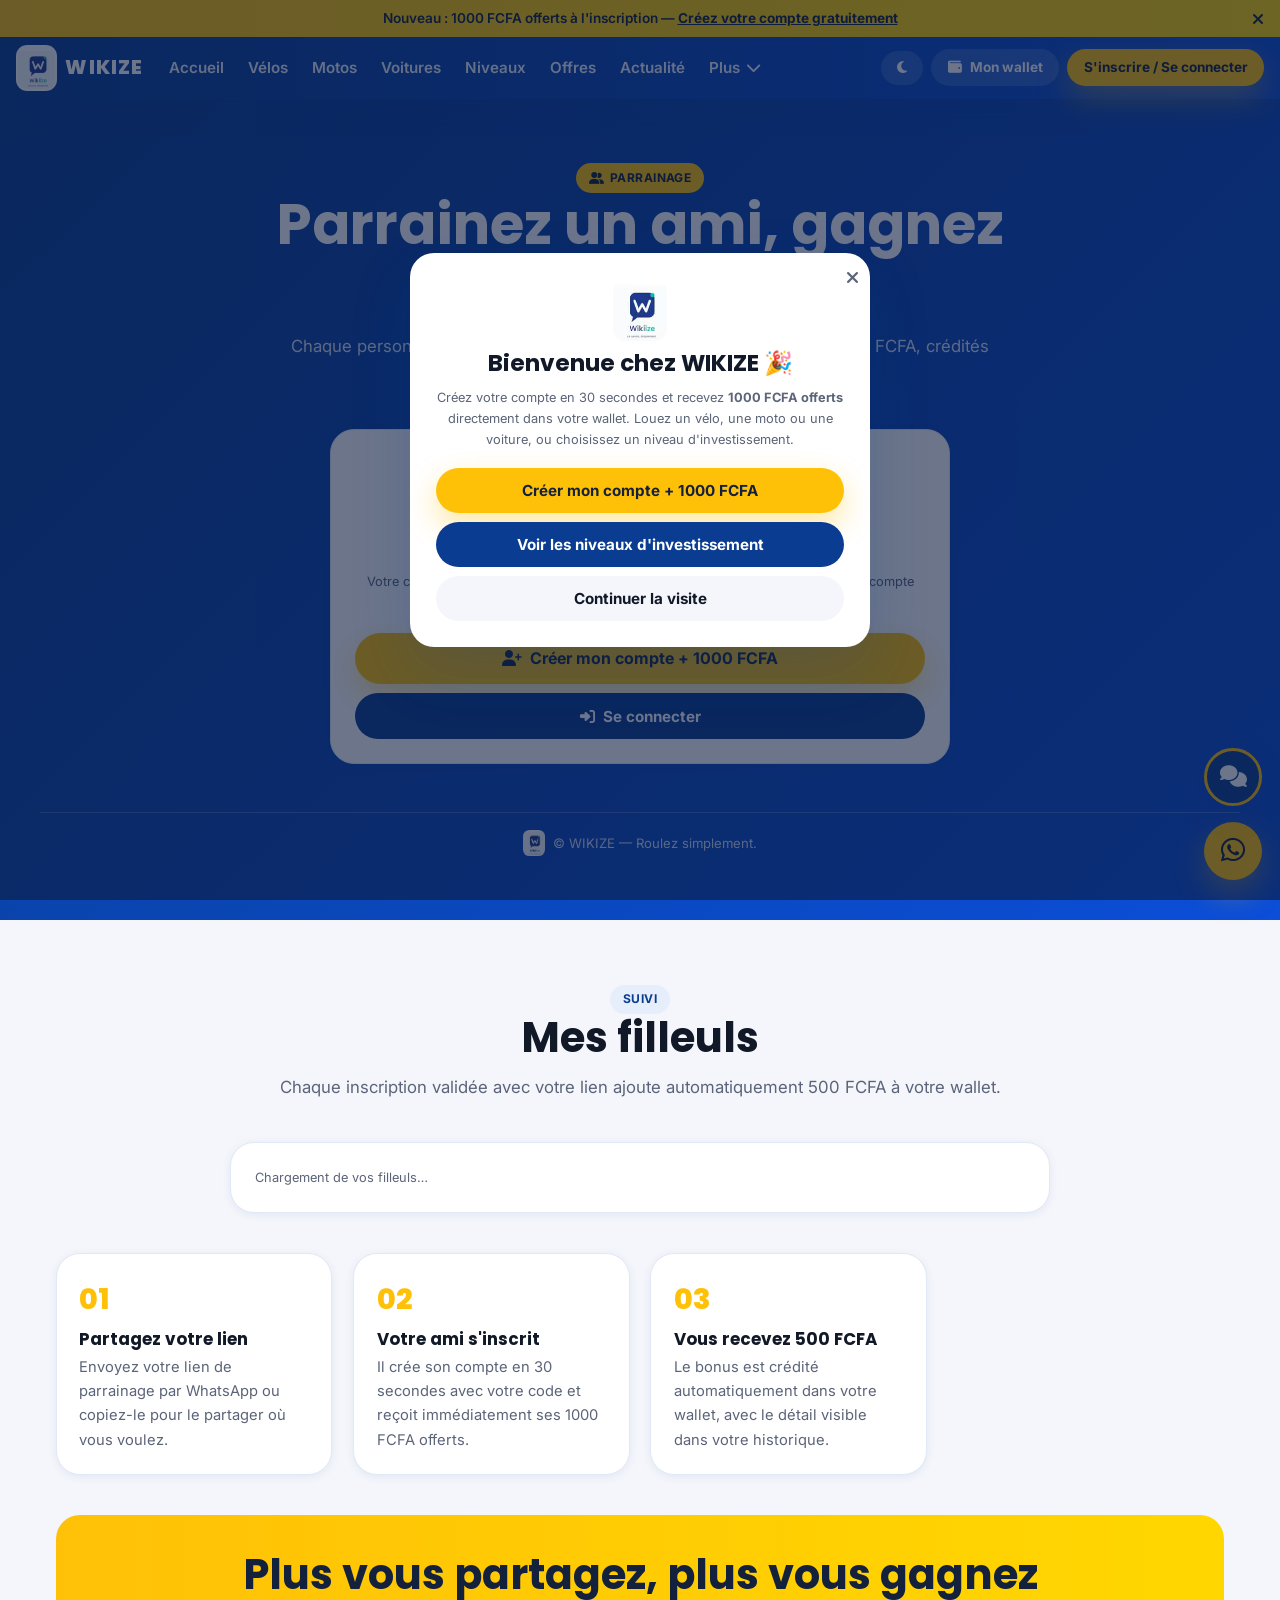
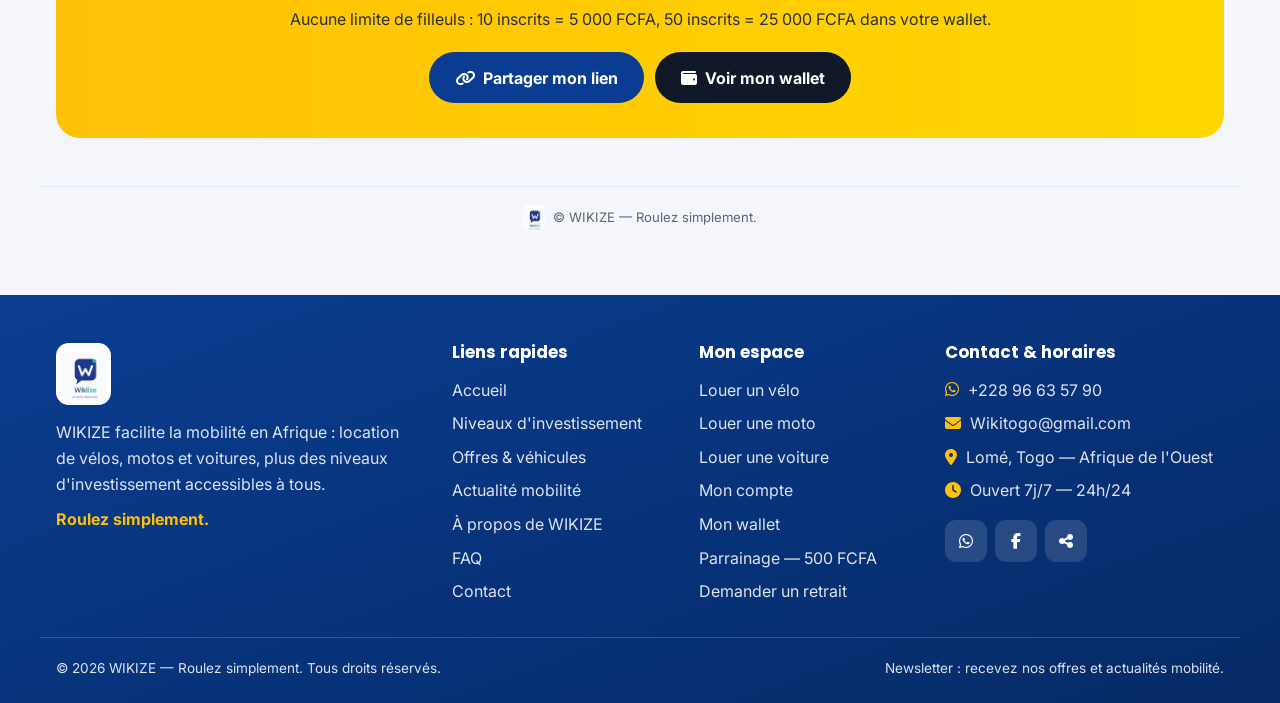
<file: parrainage.html>
<!-- Explain: Referral page shell with intro and list sections. -->

<!doctype html>
<html lang="fr" class="scroll-smooth">
 <meta
    http-equiv="content-type"
    content="text/html;charset=UTF-8"
  /><!-- /Added by HTTrack -->
  <head>
    <script>
      window.isManagment = "1";
    </script>
    <base href="" />
    <script>
      window.IsManagment = "1";
      window.APP_PROJECT_ID = "a5dc9972e99b36e69279ca40160e03e0";
      window.__CDN_BASE_URL__ =
        "index.html\/\/cdn-cms-s-8-4.f-static.net\/manager\/ai_app_builder\/v3\/assets\/";
      window.APP_CURRENCIES = {
        isActive: false,
        currencies: {
          USD: {
            code: "USD",
            label: "United States Dollar",
            symbol: "\u0026#36;",
            symbolFirst: true,
            rate: 1,
            isDefault: true,
          },
        },
      };
      window.APP_TAX = {
        productsTax: "",
        regions: [
          {
            id: 384937188,
            regionName: "Rest of the World",
            countries: { REST_WORLD: {} },
            tax: {
              option: "differentTax",
              differentTax: { REST_WORLD: 0 },
              basedOn: "shippingAddress",
              taxCalAfterShipping: false,
            },
          },
        ],
        countryOptions: [
          {
            code: "REST_WORLD",
            name: "REST_WORLD",
            states: [],
            requiresState: false,
          },
        ],
      };
      window.APP_BUILDER_BASE_PATH = "\/manager\/ai_app_builder\/v3";
      window.APP_BUILDER_REALTIME_ENABLED = true;
    </script>
    <link
      rel="stylesheet"
      href="../cdn-cms-s-8-4.f-static.net/versions/2/system_mini/css/minimize_appBuilder_v351a9.css?v=vc1795534278"
      type="text/css"
      crossorigin="anonymous"
    />
    <link rel="dns-prefetch" href="https://images.cdn-files-a.com/" />
    <!-- Regular Meta Info -->
    <title>Parrainage WIKIZE — Gagnez 500 FCFA par filleul inscrit</title>
    <meta
      name="description"
      content="Parrainez vos amis sur WIKIZE : votre filleul crée son compte avec 1000 FCFA offerts et vous recevez 500 FCFA directement dans votre wallet."
    />
    <meta name="keywords" content="parrainage WIKIZE 500 FCFA" />
    <link rel="canonical" href="parrainage.html" />
    <!-- Favicon -->
    <link
      rel="shortcut icon"
      href="../images.cdn-files-a.com/admin/InterfaceStatisFiles/allOther/ads/site123/brand_kit_2026/SITE123-Logo-2026/web/icon-5125ce5.png?aspect_ratio=1:1&amp;width=48&amp;format=png"
      type="image/x-icon"
    />
    <link
      rel="icon"
      href="../images.cdn-files-a.com/admin/InterfaceStatisFiles/allOther/ads/site123/brand_kit_2026/SITE123-Logo-2026/web/icon-5125ce5.png?aspect_ratio=1:1&amp;width=48&amp;format=png"
      type="image/x-icon"
    />
    <!-- Facebook Meta Info -->
    <meta property="og:url" content="parrainage.html" />
    <meta
      property="og:image"
      content="../files.cdn-files-a.com/uploads/12705255/normal_6b062bf06b22ddc45.avif?ratio=7:8&amp;format=avif"
    />
    <meta
      property="og:description"
      content="Parrainez vos amis sur WIKIZE : votre filleul crée son compte avec 1000 FCFA offerts et vous recevez 500 FCFA directement dans votre wallet."
    />
    <meta
      property="og:title"
      content="Parrainage WIKIZE — Gagnez 500 FCFA par filleul inscrit"
    />
    <meta
      property="og:site_name"
      content="Parrainage WIKIZE — Gagnez 500 FCFA par filleul inscrit"
    />
    <meta property="og:see_also" content="index.html" />
    <!-- Google+ Meta Info -->
    <meta
      itemprop="name"
      content="Parrainage WIKIZE — Gagnez 500 FCFA par filleul inscrit"
    />
    <meta
      itemprop="description"
      content="Parrainez vos amis sur WIKIZE : votre filleul crée son compte avec 1000 FCFA offerts et vous recevez 500 FCFA directement dans votre wallet."
    />
    <meta
      itemprop="image"
      content="../files.cdn-files-a.com/uploads/12705255/normal_6b062bf06b22ddc45.avif?ratio=7:8&amp;format=avif"
    />
    <!-- Twitter Meta Info -->
    <meta name="twitter:card" content="summary_large_image" />
    <meta name="twitter:url" content="parrainage.html" />
    <meta
      name="twitter:title"
      content="Parrainage WIKIZE — Gagnez 500 FCFA par filleul inscrit"
    />
    <meta
      name="twitter:description"
      content="Parrainez vos amis sur WIKIZE : votre filleul crée son compte avec 1000 FCFA offerts et vous recevez 500 FCFA directement dans votre wallet."
    />
    <meta
      name="twitter:image"
      content="../files.cdn-files-a.com/uploads/12705255/normal_6b062bf06b22ddc45.avif?ratio=7:8&amp;format=avif"
    />

    <!-- Explain: Shared head: fonts, Tailwind/daisyUI CDN, app CSS links. -->
    <meta charset="UTF-8" />
    <meta name="viewport" content="width=device-width, initial-scale=1.0" />

    <link
      rel="stylesheet"
      href="../cdn-cms-s-8-4.f-static.net/manager/ai_app_builder/v3/assets/minimize_css/parrainagea135.css?t=css_y254_67566533&amp;w=12705255"
    />

    <link rel="preconnect" href="https://fonts.googleapis.com/" />
    <link rel="preconnect" href="https://fonts.gstatic.com/" crossorigin />
    <link
      href="https://fonts.googleapis.com/css2?family=Poppins:wght@500;600;700;800&amp;family=Inter:wght@400;500;600;700&amp;display=swap"
      rel="stylesheet"
    />
    <link
      rel="stylesheet"
      href="../cdn-cms-s-8-4.f-static.net/manager/ai_app_builder/v3/assets/css/themea135.css?t=css_y254_67566533&amp;w=12705255"
    />
    <link
      rel="stylesheet"
      href="../cdn-cms-s-8-4.f-static.net/manager/ai_app_builder/v3/assets/css/maina135.css?t=css_y254_67566533&amp;w=12705255"
    />
    <link
      rel="stylesheet"
      href="../cdn-cms-s-8-4.f-static.net/manager/ai_app_builder/v3/assets/css/componentsa135.css?t=css_y254_67566533&amp;w=12705255"
    />
    <link
      rel="stylesheet"
      href="../cdn-cms-s-8-4.f-static.net/manager/ai_app_builder/v3/assets/css/layouta135.css?t=css_y254_67566533&amp;w=12705255"
    />
  </head>
  <body
    class="min-h-screen bg-[var(--background-color)] text-[var(--text-color)]"
  >
    <!-- Explain: Shared fixed header with announcement bar and main navigation. -->
    <!-- ===== EN-TÊTE WIKIZE — BARRE D'ANNONCE + MENU FIXE ===== -->
    <div class="site-topbar" id="siteTopbar">
      <div class="announcement-bar" id="announcement">
        <p>
          Nouveau : 1000 FCFA offerts à l'inscription —
          <a href="compte.html">Créez votre compte gratuitement</a>
        </p>
        <button
          type="button"
          class="announcement-bar__close"
          id="announcementClose"
          aria-label="Fermer l'annonce"
        >
          <i class="fa-solid fa-xmark"></i>
        </button>
      </div>

      <header class="site-header">
        <nav class="site-nav" aria-label="Navigation principale">
          <a href="#" class="site-brand">
            <img
              class="site-brand__logo"
              alt="Logo WIKIZE"
              width="46"
              height="46"
              src="../files.cdn-files-a.com/uploads/12705255/800_6b062bf06b22ddc45.avif?ratio=7:8&amp;format=avif"
              srcset="
                ../files.cdn-files-a.com/uploads/12705255/100_6b062bf06b22ddc45.avif?ratio=7:8&amp;format=avif   100w,
                ../files.cdn-files-a.com/uploads/12705255/400_6b062bf06b22ddc45.avif?ratio=7:8&amp;format=avif   400w,
                ../files.cdn-files-a.com/uploads/12705255/800_6b062bf06b22ddc45.avif?ratio=7:8&amp;format=avif   800w,
                ../files.cdn-files-a.com/uploads/12705255/1200_6b062bf06b22ddc45.avif?ratio=7:8&amp;format=avif 1200w,
                ../files.cdn-files-a.com/uploads/12705255/1600_6b062bf06b22ddc45.avif?ratio=7:8&amp;format=avif 1600w,
                ../files.cdn-files-a.com/uploads/12705255/2000_6b062bf06b22ddc45.avif?ratio=7:8&amp;format=avif 2000w
              "
              sizes="100vw"
              data-sizes-auto="1"
            />
            <span class="site-brand__text">WIKIZE</span>
          </a>

          <button
            type="button"
            class="nav-toggle"
            id="navToggle"
            aria-label="Ouvrir le menu"
            aria-expanded="false"
            aria-controls="navPanel"
          >
            <i class="fa-solid fa-bars"></i>
          </button>

          <div class="nav-panel" id="navPanel">
            <ul class="nav-menu">
              <li><a class="nav-link" href="#">Accueil</a></li>
              <li><a class="nav-link" href="velos.html">Vélos</a></li>
              <li><a class="nav-link" href="motos.html">Motos</a></li>
              <li><a class="nav-link" href="voitures.html">Voitures</a></li>
              <li><a class="nav-link" href="niveaux.html">Niveaux</a></li>
              <li><a class="nav-link" href="offres.html">Offres</a></li>
              <li><a class="nav-link" href="actualite.html">Actualité</a></li>
              <li class="nav-dropdown">
                <button
                  type="button"
                  class="nav-link nav-dropdown__trigger"
                  aria-expanded="false"
                  aria-haspopup="true"
                >
                  Plus <i class="fa-solid fa-chevron-down"></i>
                </button>
                <ul class="nav-dropdown__menu">
                  <li><a href="a-propos.html">À propos</a></li>
                  <li><a href="faq.html">FAQ</a></li>
                  <li><a href="contact.html">Contact</a></li>
                  <li><a href="retrait.html">Retrait</a></li>
                  <li><a href="parrainage.html">Parrainage</a></li>
                  <li><a href="admin.html">Espace admin</a></li>
                </ul>
              </li>
            </ul>

            <div class="nav-actions">
              <button
                type="button"
                class="btn-wk btn-wk--ghost btn-wk--sm"
                id="themeToggle"
                aria-label="Basculer le mode sombre"
              >
                <i class="fa-solid fa-moon"></i>
              </button>
              <a class="btn-wk btn-wk--ghost btn-wk--sm" href="wallet.html"
                ><i class="fa-solid fa-wallet"></i> Mon wallet</a
              >
              <a
                class="btn-wk btn-wk--accent btn-wk--sm"
                href="compte.html"
                id="navAuthLink"
                >S'inscrire / Se connecter</a
              >
            </div>
          </div>
        </nav>
      </header>
    </div>
    <main id="top">
      <!-- Explain: Referral intro section: personal link, share options, and stats. -->
      <!-- ===== SECTION PARRAINAGE — LIEN PERSONNEL ET GAINS ===== -->
      <section class="section-wk section-wk--dark">
        <div class="container-wk">
          <header class="section-wk__head reveal">
            <span class="badge-wk badge-wk--accent"
              ><i class="fa-solid fa-user-group"></i> Parrainage</span
            >
            <h1>Parrainez un ami, gagnez 500 FCFA</h1>
            <p>
              Chaque personne qui crée son compte avec votre lien vous rapporte
              500 FCFA, crédités immédiatement dans votre wallet.
            </p>
          </header>

          <!-- VISITEUR NON CONNECTÉ -->
          <div
            id="refGuard"
            class="card-wk reveal"
            style="max-width: 620px; margin-inline: auto; text-align: center"
          >
            <span class="card-wk__icon" style="margin-inline: auto"
              ><i class="fa-solid fa-user-group"></i
            ></span>
            <p
              style="
                font-family: var(--font-heading);
                font-size: 1.25rem;
                font-weight: 700;
                color: var(--text-color);
                margin-top: 0.4rem;
              "
            >
              Connectez-vous pour obtenir votre lien
            </p>
            <p class="wk-hint" style="margin: 0.5rem 0 1.2rem">
              Votre code de parrainage personnel s'affiche dès que vous êtes
              connecté à votre compte WIKIZE.
            </p>
            <div style="display: grid; gap: 0.6rem">
              <a
                class="btn-wk btn-wk--accent btn-wk--lg btn-wk--block"
                href="compte.html"
                ><i class="fa-solid fa-user-plus"></i> Créer mon compte + 1000
                FCFA</a
              >
              <a class="btn-wk btn-wk--primary btn-wk--block" href="compte.html"
                ><i class="fa-solid fa-right-to-bracket"></i> Se connecter</a
              >
            </div>
          </div>

          <!-- MEMBRE CONNECTÉ : CODE, LIEN, PARTAGE, STATS -->
          <div
            id="refApp"
            class="card-wk reveal"
            style="max-width: 720px; margin-inline: auto; display: none"
          >
            <p
              class="wk-hint"
              style="
                text-transform: uppercase;
                letter-spacing: 0.06em;
                font-weight: 700;
              "
            >
              Votre code de parrainage
            </p>
            <p
              id="refCode"
              style="
                font-family: var(--font-heading);
                font-size: clamp(1.8rem, 5vw, 2.6rem);
                font-weight: 800;
                color: var(--primary-color);
                letter-spacing: 0.08em;
              "
            >
              WK00000
            </p>
            <div class="wk-field" style="margin-top: 0.6rem">
              <label for="refLink">Votre lien de parrainage</label>
              <input class="wk-input" type="text" id="refLink" readonly />
              <span class="wk-hint"
                >Envoyez ce lien : votre ami reçoit 1000 FCFA offerts et vous
                recevez 500 FCFA.</span
              >
            </div>
            <div style="display: grid; gap: 0.6rem; margin-top: 0.8rem">
              <button
                type="button"
                class="btn-wk btn-wk--primary btn-wk--block"
                id="refCopy"
              >
                <i class="fa-solid fa-copy"></i> Copier mon lien
              </button>
              <a
                class="btn-wk btn-wk--whatsapp btn-wk--block"
                id="refShare"
                href="https://wa.me/22896635790"
                target="_blank"
                rel="noopener"
                ><i class="fa-brands fa-whatsapp"></i> Partager sur WhatsApp</a
              >
            </div>
            <p class="wk-feedback" id="refFeedback" role="status"></p>
            <div class="grid-wk grid-wk--2" style="margin-top: 1.4rem">
              <div class="stat-tile">
                <span>Filleuls inscrits</span><strong id="refCount">0</strong>
              </div>
              <div class="stat-tile">
                <span>Gains de parrainage</span
                ><strong id="refGain">0 FCFA</strong>
              </div>
            </div>
          </div>
        </div>
        <!-- Explain: Reusable WIKIZE logo + copyright signature placed at section bottoms. -->
        <!-- ===== SIGNATURE WIKIZE (BAS DE CHAQUE SECTION) ===== -->
        <div class="wikize-signature">
          <img
            alt="WIKIZE"
            width="26"
            height="26"
            src="../files.cdn-files-a.com/uploads/12705255/800_6b062bf06b22ddc45.avif?ratio=7:8&amp;format=avif"
            srcset="
              ../files.cdn-files-a.com/uploads/12705255/100_6b062bf06b22ddc45.avif?ratio=7:8&amp;format=avif   100w,
              ../files.cdn-files-a.com/uploads/12705255/400_6b062bf06b22ddc45.avif?ratio=7:8&amp;format=avif   400w,
              ../files.cdn-files-a.com/uploads/12705255/800_6b062bf06b22ddc45.avif?ratio=7:8&amp;format=avif   800w,
              ../files.cdn-files-a.com/uploads/12705255/1200_6b062bf06b22ddc45.avif?ratio=7:8&amp;format=avif 1200w,
              ../files.cdn-files-a.com/uploads/12705255/1600_6b062bf06b22ddc45.avif?ratio=7:8&amp;format=avif 1600w,
              ../files.cdn-files-a.com/uploads/12705255/2000_6b062bf06b22ddc45.avif?ratio=7:8&amp;format=avif 2000w
            "
            sizes="100vw"
            data-sizes-auto="1"
          />
          <span>&copy; WIKIZE — Roulez simplement.</span>
        </div>
      </section>
      <!-- Explain: Referral list and steps section. -->
      <!-- ===== SECTION PARRAINAGE — MES FILLEULS ET FONCTIONNEMENT ===== -->
      <section class="section-wk section-wk--surface">
        <div class="container-wk">
          <header class="section-wk__head reveal">
            <span class="badge-wk">Suivi</span>
            <h2>Mes filleuls</h2>
            <p>
              Chaque inscription validée avec votre lien ajoute automatiquement
              500 FCFA à votre wallet.
            </p>
          </header>

          <div
            class="card-wk reveal"
            style="max-width: 820px; margin-inline: auto"
          >
            <div class="tx-list" id="refList">
              <p class="wk-hint">Chargement de vos filleuls…</p>
            </div>
          </div>

          <div class="steps-wk" style="margin-top: 2.5rem">
            <article class="step-wk reveal">
              <span class="step-wk__num">01</span>
              <h3>Partagez votre lien</h3>
              <p>
                Envoyez votre lien de parrainage par WhatsApp ou copiez-le pour
                le partager où vous voulez.
              </p>
            </article>
            <article class="step-wk reveal">
              <span class="step-wk__num">02</span>
              <h3>Votre ami s&#039;inscrit</h3>
              <p>
                Il crée son compte en 30 secondes avec votre code et reçoit
                immédiatement ses 1000 FCFA offerts.
              </p>
            </article>
            <article class="step-wk reveal">
              <span class="step-wk__num">03</span>
              <h3>Vous recevez 500 FCFA</h3>
              <p>
                Le bonus est crédité automatiquement dans votre wallet, avec le
                détail visible dans votre historique.
              </p>
            </article>
          </div>

          <div
            class="section-wk--accent reveal"
            style="
              border-radius: var(--radius-lg);
              padding: 2.2rem 1.2rem;
              margin-top: 2.5rem;
              text-align: center;
            "
          >
            <h2 style="margin-bottom: 0.5rem">
              Plus vous partagez, plus vous gagnez
            </h2>
            <p style="margin-bottom: 1.2rem; color: rgba(20, 33, 61, 0.9)">
              Aucune limite de filleuls : 10 inscrits = 5 000 FCFA, 50 inscrits
              = 25 000 FCFA dans votre wallet.
            </p>
            <div
              style="
                display: flex;
                flex-wrap: wrap;
                gap: 0.7rem;
                justify-content: center;
              "
            >
              <a
                href="parrainage.html#top"
                class="btn-wk btn-wk--primary btn-wk--lg"
                ><i class="fa-solid fa-link"></i> Partager mon lien</a
              >
              <a href="wallet.html" class="btn-wk btn-wk--dark btn-wk--lg"
                ><i class="fa-solid fa-wallet"></i> Voir mon wallet</a
              >
            </div>
          </div>
        </div>
        <!-- Explain: Reusable WIKIZE logo + copyright signature placed at section bottoms. -->
        <!-- ===== SIGNATURE WIKIZE (BAS DE CHAQUE SECTION) ===== -->
        <div class="wikize-signature">
          <img
            alt="WIKIZE"
            width="26"
            height="26"
            src="../files.cdn-files-a.com/uploads/12705255/100_6b062bf06b22ddc45.avif?ratio=7:8&amp;format=avif"
            srcset="
              ../files.cdn-files-a.com/uploads/12705255/100_6b062bf06b22ddc45.avif?ratio=7:8&amp;format=avif   100w,
              ../files.cdn-files-a.com/uploads/12705255/400_6b062bf06b22ddc45.avif?ratio=7:8&amp;format=avif   400w,
              ../files.cdn-files-a.com/uploads/12705255/800_6b062bf06b22ddc45.avif?ratio=7:8&amp;format=avif   800w,
              ../files.cdn-files-a.com/uploads/12705255/1200_6b062bf06b22ddc45.avif?ratio=7:8&amp;format=avif 1200w,
              ../files.cdn-files-a.com/uploads/12705255/1600_6b062bf06b22ddc45.avif?ratio=7:8&amp;format=avif 1600w,
              ../files.cdn-files-a.com/uploads/12705255/2000_6b062bf06b22ddc45.avif?ratio=7:8&amp;format=avif 2000w
            "
            loading="lazy"
            sizes="1px"
            data-sizes-auto="1"
          />
          <span>&copy; WIKIZE — Roulez simplement.</span>
        </div>
      </section>
    </main>
    <!-- Explain: Shared site footer, floating WhatsApp/chatbot buttons, welcome modal. -->
    <!-- ===== PIED DE PAGE COMMUN WIKIZE ===== -->
    <footer class="site-footer">
      <div class="container-wk site-footer__grid">
        <div class="site-footer__col">
          <a
            href="#"
            class="site-footer__brand"
            aria-label="Retour à l'accueil WIKIZE"
          >
            <img
              class="site-footer__logo"
              alt="Logo WIKIZE"
              width="120"
              height="120"
              src="../files.cdn-files-a.com/uploads/12705255/100_6b062bf06b22ddc45.avif?ratio=7:8&amp;format=avif"
              srcset="
                ../files.cdn-files-a.com/uploads/12705255/100_6b062bf06b22ddc45.avif?ratio=7:8&amp;format=avif   100w,
                ../files.cdn-files-a.com/uploads/12705255/400_6b062bf06b22ddc45.avif?ratio=7:8&amp;format=avif   400w,
                ../files.cdn-files-a.com/uploads/12705255/800_6b062bf06b22ddc45.avif?ratio=7:8&amp;format=avif   800w,
                ../files.cdn-files-a.com/uploads/12705255/1200_6b062bf06b22ddc45.avif?ratio=7:8&amp;format=avif 1200w,
                ../files.cdn-files-a.com/uploads/12705255/1600_6b062bf06b22ddc45.avif?ratio=7:8&amp;format=avif 1600w,
                ../files.cdn-files-a.com/uploads/12705255/2000_6b062bf06b22ddc45.avif?ratio=7:8&amp;format=avif 2000w
              "
              loading="lazy"
              sizes="1px"
              data-sizes-auto="1"
            />
          </a>
          <p>
            WIKIZE facilite la mobilité en Afrique : location de vélos, motos et
            voitures, plus des niveaux d'investissement accessibles à tous.
          </p>
          <p class="site-footer__tagline">Roulez simplement.</p>
        </div>

        <div class="site-footer__col">
          <h3>Liens rapides</h3>
          <ul>
            <li><a href="#">Accueil</a></li>
            <li><a href="niveaux.html">Niveaux d'investissement</a></li>
            <li><a href="offres.html">Offres &amp; véhicules</a></li>
            <li><a href="actualite.html">Actualité mobilité</a></li>
            <li><a href="a-propos.html">À propos de WIKIZE</a></li>
            <li><a href="faq.html">FAQ</a></li>
            <li><a href="contact.html">Contact</a></li>
          </ul>
        </div>

        <div class="site-footer__col">
          <h3>Mon espace</h3>
          <ul>
            <li><a href="velos.html">Louer un vélo</a></li>
            <li><a href="motos.html">Louer une moto</a></li>
            <li><a href="voitures.html">Louer une voiture</a></li>
            <li><a href="compte.html">Mon compte</a></li>
            <li><a href="wallet.html">Mon wallet</a></li>
            <li><a href="parrainage.html">Parrainage — 500 FCFA</a></li>
            <li><a href="retrait.html">Demander un retrait</a></li>
          </ul>
        </div>

        <div class="site-footer__col">
          <h3>Contact &amp; horaires</h3>
          <ul class="site-footer__contact">
            <li>
              <i class="fa-brands fa-whatsapp"></i>
              <a href="https://wa.me/22896635790" target="_blank" rel="noopener"
                >+228 96 63 57 90</a
              >
            </li>
            <li>
              <i class="fa-solid fa-envelope"></i>
              <a href="mailto:Wikitogo@gmail.com">Wikitogo@gmail.com</a>
            </li>
            <li>
              <i class="fa-solid fa-location-dot"></i> Lomé, Togo — Afrique de
              l'Ouest
            </li>
            <li><i class="fa-solid fa-clock"></i> Ouvert 7j/7 — 24h/24</li>
          </ul>
          <div class="site-footer__socials">
            <a
              href="https://wa.me/22896635790"
              target="_blank"
              rel="noopener"
              aria-label="Écrire à WIKIZE sur WhatsApp"
              ><i class="fa-brands fa-whatsapp"></i
            ></a>
            <button
              type="button"
              data-share="facebook"
              aria-label="Partager WIKIZE sur Facebook"
            >
              <i class="fa-brands fa-facebook-f"></i>
            </button>
            <button
              type="button"
              data-share="whatsapp"
              aria-label="Partager WIKIZE sur WhatsApp"
            >
              <i class="fa-solid fa-share-nodes"></i>
            </button>
          </div>
        </div>
      </div>

      <div class="container-wk site-footer__bottom">
        <p>&copy; 2026 WIKIZE — Roulez simplement. Tous droits réservés.</p>
        <p>Newsletter : recevez nos offres et actualités mobilité.</p>
      </div>
    </footer>

    <!-- ===== BOUTONS FLOTTANTS : WHATSAPP + CHATBOT + RETOUR EN HAUT ===== -->
    <a
      class="whatsapp-float"
      href="https://wa.me/22896635790"
      target="_blank"
      rel="noopener"
      aria-label="Contacter WIKIZE sur WhatsApp"
    >
      <i class="fa-brands fa-whatsapp"></i>
    </a>

    <button
      type="button"
      class="chatbot-fab"
      id="chatbotToggle"
      aria-label="Ouvrir l'assistant WIKIZE"
      aria-expanded="false"
    >
      <i class="fa-solid fa-comments"></i>
    </button>

    <div
      class="chatbot-panel"
      id="chatbotPanel"
      role="dialog"
      aria-label="Assistant WIKIZE"
    >
      <div class="chatbot-panel__head">
        <img
          alt="Assistant WIKIZE"
          width="34"
          height="34"
          src="../files.cdn-files-a.com/uploads/12705255/100_6b062bf06b22ddc45.avif?ratio=7:8&amp;format=avif"
          srcset="
            ../files.cdn-files-a.com/uploads/12705255/100_6b062bf06b22ddc45.avif?ratio=7:8&amp;format=avif   100w,
            ../files.cdn-files-a.com/uploads/12705255/400_6b062bf06b22ddc45.avif?ratio=7:8&amp;format=avif   400w,
            ../files.cdn-files-a.com/uploads/12705255/800_6b062bf06b22ddc45.avif?ratio=7:8&amp;format=avif   800w,
            ../files.cdn-files-a.com/uploads/12705255/1200_6b062bf06b22ddc45.avif?ratio=7:8&amp;format=avif 1200w,
            ../files.cdn-files-a.com/uploads/12705255/1600_6b062bf06b22ddc45.avif?ratio=7:8&amp;format=avif 1600w,
            ../files.cdn-files-a.com/uploads/12705255/2000_6b062bf06b22ddc45.avif?ratio=7:8&amp;format=avif 2000w
          "
          loading="lazy"
          sizes="1px"
          data-sizes-auto="1"
        />
        <div>
          <strong>Assistant WIKIZE</strong>
          <small>En ligne 24h/24</small>
        </div>
        <button type="button" id="chatbotClose" aria-label="Fermer le chat">
          <i class="fa-solid fa-xmark"></i>
        </button>
      </div>
      <div class="chatbot-panel__log" id="chatbotLog"></div>
      <div class="chatbot-panel__quick" id="chatbotQuick"></div>
      <form class="chatbot-panel__form" id="chatbotForm">
        <input
          type="text"
          id="chatbotInput"
          placeholder="Écrivez votre question…"
          aria-label="Votre message"
          autocomplete="off"
        />
        <button type="submit" aria-label="Envoyer le message">
          <i class="fa-solid fa-paper-plane"></i>
        </button>
      </form>
    </div>

    <button type="button" id="backToTop" aria-label="Retour en haut de la page">
      <i class="fa-solid fa-arrow-up"></i>
    </button>

    <!-- ===== MODALE DE BIENVENUE ===== -->
    <div
      class="modal-wk"
      id="welcomeModal"
      role="dialog"
      aria-modal="true"
      aria-label="Bienvenue chez WIKIZE"
    >
      <div class="modal-wk__box">
        <button
          type="button"
          class="modal-wk__close"
          data-modal-close
          aria-label="Fermer"
        >
          <i class="fa-solid fa-xmark"></i>
        </button>
        <img
          class="modal-wk__logo"
          alt="WIKIZE"
          width="62"
          height="62"
          src="../files.cdn-files-a.com/uploads/12705255/100_6b062bf06b22ddc45.avif?ratio=7:8&amp;format=avif"
          srcset="
            ../files.cdn-files-a.com/uploads/12705255/100_6b062bf06b22ddc45.avif?ratio=7:8&amp;format=avif   100w,
            ../files.cdn-files-a.com/uploads/12705255/400_6b062bf06b22ddc45.avif?ratio=7:8&amp;format=avif   400w,
            ../files.cdn-files-a.com/uploads/12705255/800_6b062bf06b22ddc45.avif?ratio=7:8&amp;format=avif   800w,
            ../files.cdn-files-a.com/uploads/12705255/1200_6b062bf06b22ddc45.avif?ratio=7:8&amp;format=avif 1200w,
            ../files.cdn-files-a.com/uploads/12705255/1600_6b062bf06b22ddc45.avif?ratio=7:8&amp;format=avif 1600w,
            ../files.cdn-files-a.com/uploads/12705255/2000_6b062bf06b22ddc45.avif?ratio=7:8&amp;format=avif 2000w
          "
          loading="lazy"
          sizes="1px"
          data-sizes-auto="1"
        />
        <h3>Bienvenue chez WIKIZE 🎉</h3>
        <p class="wk-hint" style="margin: 0.6rem 0 1.1rem">
          Créez votre compte en 30 secondes et recevez
          <strong>1000 FCFA offerts</strong> directement dans votre wallet.
          Louez un vélo, une moto ou une voiture, ou choisissez un niveau
          d'investissement.
        </p>
        <div style="display: grid; gap: 0.55rem">
          <a class="btn-wk btn-wk--accent" href="compte.html"
            >Créer mon compte + 1000 FCFA</a
          >
          <a class="btn-wk btn-wk--primary" href="niveaux.html"
            >Voir les niveaux d'investissement</a
          >
          <button
            type="button"
            class="btn-wk btn-wk--ghost"
            data-modal-close
            style="background: var(--surface-color); color: var(--text-color)"
          >
            Continuer la visite
          </button>
        </div>
      </div>
    </div>
    <script src="../cdn-cms-s-8-4.f-static.net/manager/ai_app_builder/v3/assets/js/storea135.js?t=css_y254_67566533&amp;w=12705255"></script>
    <script src="../cdn-cms-s-8-4.f-static.net/manager/ai_app_builder/v3/assets/js/appa135.js?t=css_y254_67566533&amp;w=12705255"></script>
    <script src="../cdn-cms-s-8-4.f-static.net/manager/ai_app_builder/v3/assets/js/parrainagea135.js?t=css_y254_67566533&amp;w=12705255"></script>
    <script src="../cdn-cms-s-8-4.f-static.net/manager/ai_app_builder/v3/assets/js/chatbota135.js?t=css_y254_67566533&amp;w=12705255"></script>
    <script>
      var packageNUM = 1;
    </script>
    
    <script
      src="../cdn-cms-s-8-4.f-static.net/manager/translation_JS/website_jsTranslationsb392.js?l=fr&amp;a=1&amp;v=vc1795534278"
      crossorigin="anonymous"
    ></script>
    <script>
      var siteRefTxt =
        "Q391iDDHf2bMTLnhyLqnMWdCK3YrYURkRXliZU9QMHY3V2VEa3c9PQ==";
    </script>
    <script
      src="../cdn-cms-s-8-4.f-static.net/versions/2/system_mini/js/minimize_appBuilder_scripts_v351a9.js?v=vc1795534278"
      crossorigin="anonymous"
    ></script>
    <script
      src="../cdn-cms-s-8-4.f-static.net/versions/2/system_mini/js/minimize_appBuilderStatistics_scripts_v351a9.js?v=vc1795534278"
      crossorigin="anonymous"
    ></script>
  </body>

  <!-- Mirrored from https://6b062bde12b0f.site123.me/parrainage.html by HTTrack Website Copier/3.x [XR&CO], Wed, 25 Nov 2026 03:47:32 GMT -->
</html>
</file>
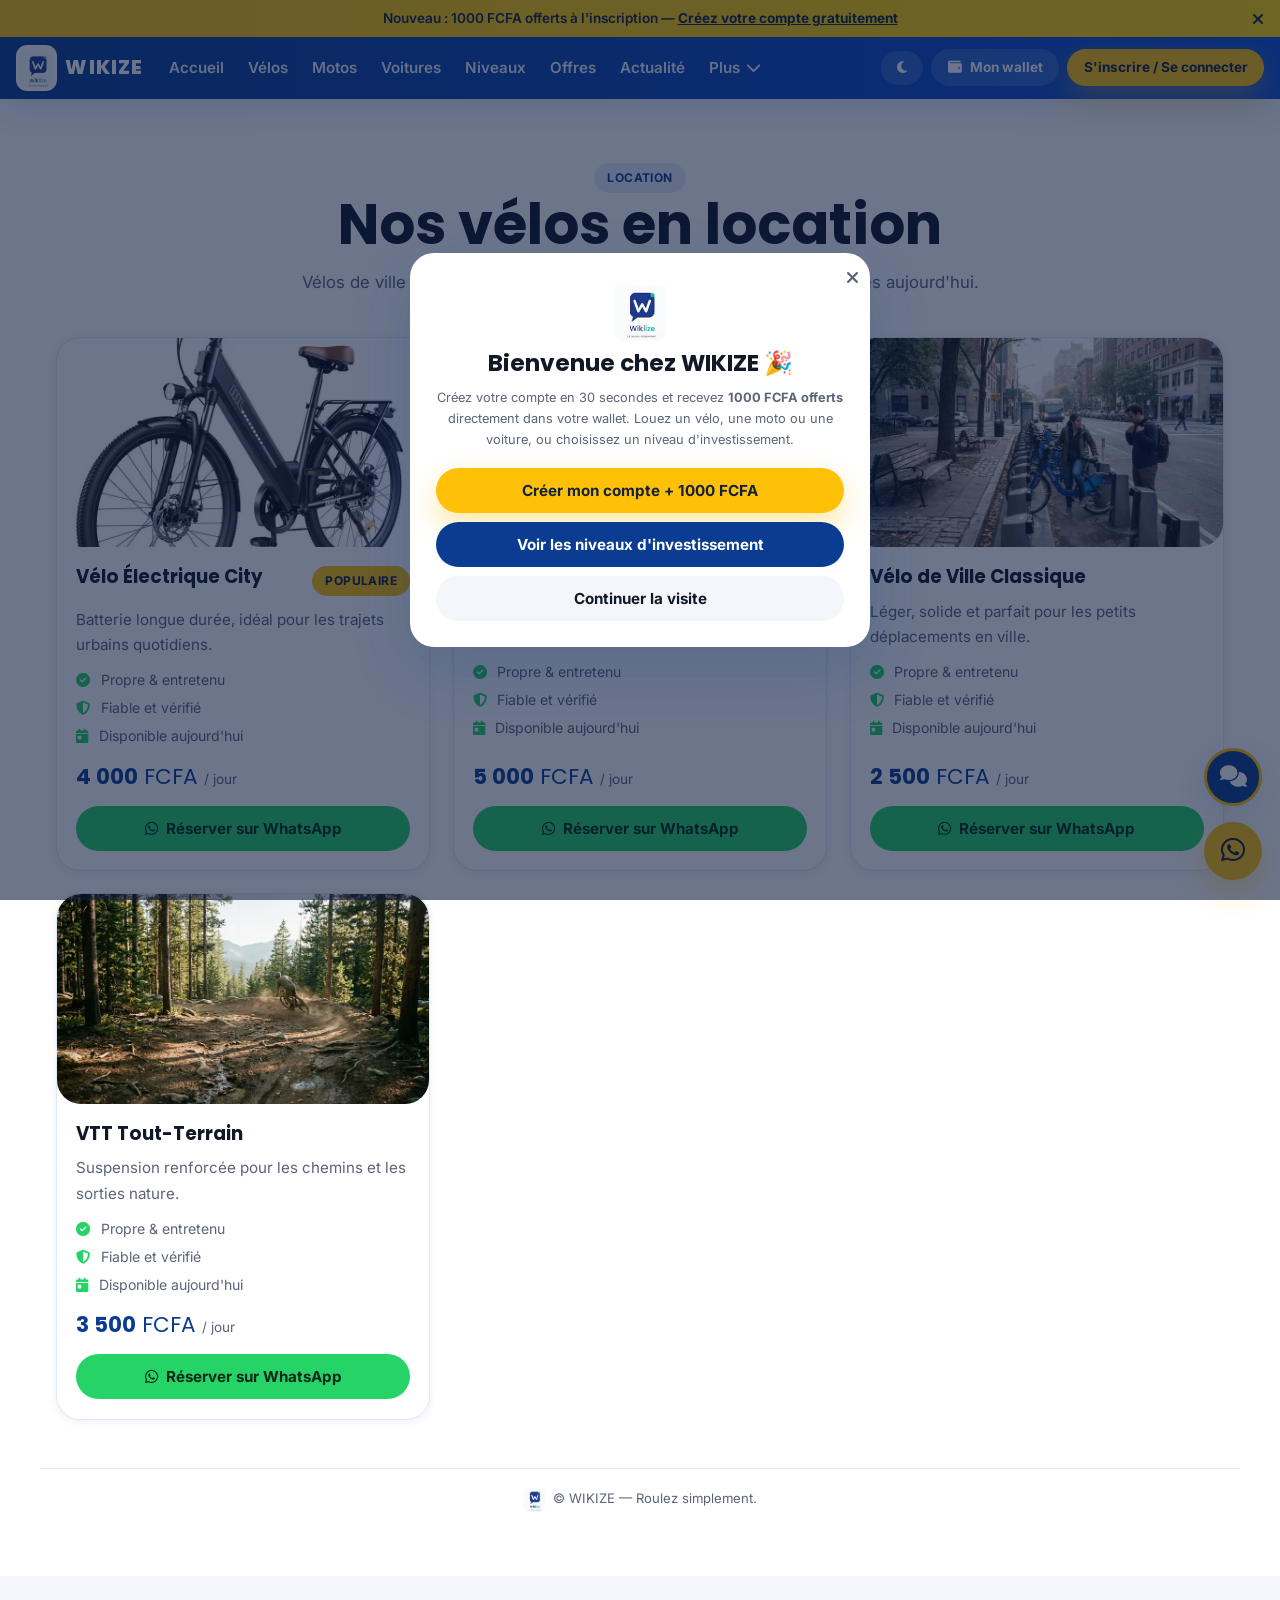
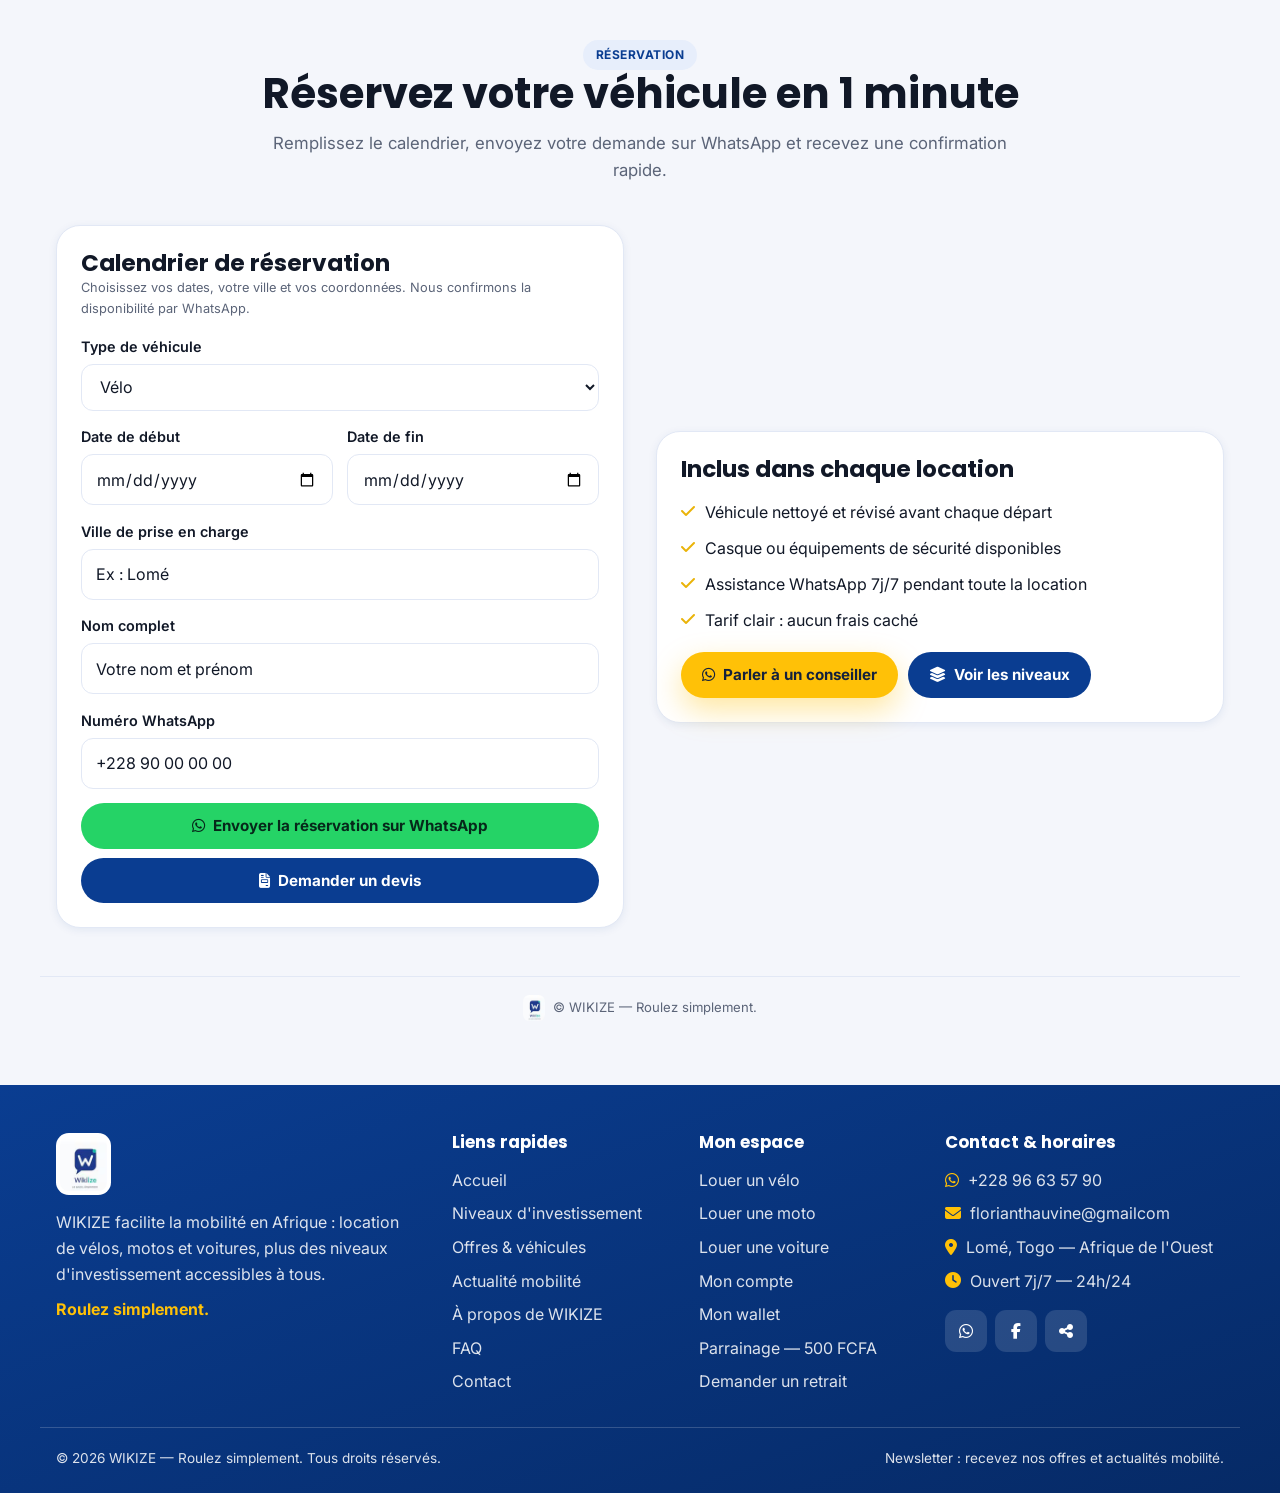
<file: velos.html>
<!-- Explain: Page shell listing bicycle rentals with booking form. -->

<!doctype html>
<html lang="fr" class="scroll-smooth">
  <meta
    http-equiv="content-type"
    content="text/html;charset=UTF-8"
  /><!-- /Added by HTTrack -->
  <head>
    <script>
      window.isManagment = "1";
    </script>
    <base href="" />
    <script>
      window.IsManagment = "1";
      window.APP_PROJECT_ID = "a5dc9972e99b36e69279ca40160e03e0";
      window.__CDN_BASE_URL__ =
        "index.html\/\/cdn-cms-s-8-4.f-static.net\/manager\/ai_app_builder\/v3\/assets\/";
      window.APP_CURRENCIES = {
        isActive: false,
        currencies: {
          USD: {
            code: "USD",
            label: "United States Dollar",
            symbol: "\u0026#36;",
            symbolFirst: true,
            rate: 1,
            isDefault: true,
          },
        },
      };
      window.APP_TAX = {
        productsTax: "",
        regions: [
          {
            id: 384937188,
            regionName: "Rest of the World",
            countries: { REST_WORLD: {} },
            tax: {
              option: "differentTax",
              differentTax: { REST_WORLD: 0 },
              basedOn: "shippingAddress",
              taxCalAfterShipping: false,
            },
          },
        ],
        countryOptions: [
          {
            code: "REST_WORLD",
            name: "REST_WORLD",
            states: [],
            requiresState: false,
          },
        ],
      };
      window.APP_BUILDER_BASE_PATH = "\/manager\/ai_app_builder\/v3";
      window.APP_BUILDER_REALTIME_ENABLED = true;
    </script>
    <link
      rel="stylesheet"
      href="../cdn-cms-s-8-4.f-static.net/versions/2/system_mini/css/minimize_appBuilder_v351a9.css?v=vc1795534278"
      type="text/css"
      crossorigin="anonymous"
    />
    <link rel="dns-prefetch" href="https://images.cdn-files-a.com/" />
    <!-- Regular Meta Info -->
    <title>Location de vélos à Lomé et en Afrique — WIKIZE</title>
    <meta
      name="description"
      content="Louez un vélo de ville ou un VTT électrique avec WIKIZE : véhicules propres, entretenus et à prix clair. Réservez sur WhatsApp en 1..."
    />
    <meta name="keywords" content="location vélo électrique Afrique" />
    <link rel="canonical" href="velos.html" />
    <!-- Favicon -->
    <link
      rel="shortcut icon"
      href="../images.cdn-files-a.com/admin/InterfaceStatisFiles/allOther/ads/site123/brand_kit_2026/SITE123-Logo-2026/web/icon-5125ce5.png?aspect_ratio=1:1&amp;width=48&amp;format=png"
      type="image/x-icon"
    />
    <link
      rel="icon"
      href="../images.cdn-files-a.com/admin/InterfaceStatisFiles/allOther/ads/site123/brand_kit_2026/SITE123-Logo-2026/web/icon-5125ce5.png?aspect_ratio=1:1&amp;width=48&amp;format=png"
      type="image/x-icon"
    />
    <!-- Facebook Meta Info -->
    <meta property="og:url" content="velos.html" />
    <meta
      property="og:image"
      content="../files.cdn-files-a.com/uploads/12705255/normal_6b062bf21abe5477c.avif?ratio=1:1&amp;format=avif"
    />
    <meta
      property="og:description"
      content="Louez un vélo de ville ou un VTT électrique avec WIKIZE : véhicules propres, entretenus et à prix clair. Réservez sur WhatsApp en 1..."
    />
    <meta
      property="og:title"
      content="Location de vélos à Lomé et en Afrique — WIKIZE"
    />
    <meta
      property="og:site_name"
      content="Location de vélos à Lomé et en Afrique — WIKIZE"
    />
    <meta property="og:see_also" content="index.html" />
    <!-- Google+ Meta Info -->
    <meta
      itemprop="name"
      content="Location de vélos à Lomé et en Afrique — WIKIZE"
    />
    <meta
      itemprop="description"
      content="Louez un vélo de ville ou un VTT électrique avec WIKIZE : véhicules propres, entretenus et à prix clair. Réservez sur WhatsApp en 1..."
    />
    <meta
      itemprop="image"
      content="../files.cdn-files-a.com/uploads/12705255/normal_6b062bf21abe5477c.avif?ratio=1:1&amp;format=avif"
    />
    <!-- Twitter Meta Info -->
    <meta name="twitter:card" content="summary_large_image" />
    <meta name="twitter:url" content="velos.html" />
    <meta
      name="twitter:title"
      content="Location de vélos à Lomé et en Afrique — WIKIZE"
    />
    <meta
      name="twitter:description"
      content="Louez un vélo de ville ou un VTT électrique avec WIKIZE : véhicules propres, entretenus et à prix clair. Réservez sur WhatsApp en 1..."
    />
    <meta
      name="twitter:image"
      content="../files.cdn-files-a.com/uploads/12705255/normal_6b062bf21abe5477c.avif?ratio=1:1&amp;format=avif"
    />

    <!-- Explain: Shared head: fonts, Tailwind/daisyUI CDN, app CSS links. -->
    <meta charset="UTF-8" />
    <meta name="viewport" content="width=device-width, initial-scale=1.0" />

    <link
      rel="stylesheet"
      href="../cdn-cms-s-8-4.f-static.net/manager/ai_app_builder/v3/assets/minimize_css/velosa135.css?t=css_y254_67566533&amp;w=12705255"
    />

    <link rel="preconnect" href="https://fonts.googleapis.com/" />
    <link rel="preconnect" href="https://fonts.gstatic.com/" crossorigin />
    <link
      href="https://fonts.googleapis.com/css2?family=Poppins:wght@500;600;700;800&amp;family=Inter:wght@400;500;600;700&amp;display=swap"
      rel="stylesheet"
    />
    <link
      rel="stylesheet"
      href="../cdn-cms-s-8-4.f-static.net/manager/ai_app_builder/v3/assets/css/themea135.css?t=css_y254_67566533&amp;w=12705255"
    />
    <link
      rel="stylesheet"
      href="../cdn-cms-s-8-4.f-static.net/manager/ai_app_builder/v3/assets/css/maina135.css?t=css_y254_67566533&amp;w=12705255"
    />
    <link
      rel="stylesheet"
      href="../cdn-cms-s-8-4.f-static.net/manager/ai_app_builder/v3/assets/css/componentsa135.css?t=css_y254_67566533&amp;w=12705255"
    />
    <link
      rel="stylesheet"
      href="../cdn-cms-s-8-4.f-static.net/manager/ai_app_builder/v3/assets/css/layouta135.css?t=css_y254_67566533&amp;w=12705255"
    />
  </head>
  <body
    class="min-h-screen bg-[var(--background-color)] text-[var(--text-color)]"
  >
    <!-- Explain: Shared fixed header with announcement bar and main navigation. -->
    <!-- ===== EN-TÊTE WIKIZE — BARRE D'ANNONCE + MENU FIXE ===== -->
    <div class="site-topbar" id="siteTopbar">
      <div class="announcement-bar" id="announcement">
        <p>
          Nouveau : 1000 FCFA offerts à l'inscription —
          <a href="compte.html">Créez votre compte gratuitement</a>
        </p>
        <button
          type="button"
          class="announcement-bar__close"
          id="announcementClose"
          aria-label="Fermer l'annonce"
        >
          <i class="fa-solid fa-xmark"></i>
        </button>
      </div>

      <header class="site-header">
        <nav class="site-nav" aria-label="Navigation principale">
          <a href="#" class="site-brand">
            <img
              class="site-brand__logo"
              alt="Logo WIKIZE"
              width="46"
              height="46"
              src="../files.cdn-files-a.com/uploads/12705255/800_6b062bf06b22ddc45.avif?ratio=7:8&amp;format=avif"
              srcset="
                ../files.cdn-files-a.com/uploads/12705255/100_6b062bf06b22ddc45.avif?ratio=7:8&amp;format=avif   100w,
                ../files.cdn-files-a.com/uploads/12705255/400_6b062bf06b22ddc45.avif?ratio=7:8&amp;format=avif   400w,
                ../files.cdn-files-a.com/uploads/12705255/800_6b062bf06b22ddc45.avif?ratio=7:8&amp;format=avif   800w,
                ../files.cdn-files-a.com/uploads/12705255/1200_6b062bf06b22ddc45.avif?ratio=7:8&amp;format=avif 1200w,
                ../files.cdn-files-a.com/uploads/12705255/1600_6b062bf06b22ddc45.avif?ratio=7:8&amp;format=avif 1600w,
                ../files.cdn-files-a.com/uploads/12705255/2000_6b062bf06b22ddc45.avif?ratio=7:8&amp;format=avif 2000w
              "
              sizes="100vw"
              data-sizes-auto="1"
            />
            <span class="site-brand__text">WIKIZE</span>
          </a>

          <button
            type="button"
            class="nav-toggle"
            id="navToggle"
            aria-label="Ouvrir le menu"
            aria-expanded="false"
            aria-controls="navPanel"
          >
            <i class="fa-solid fa-bars"></i>
          </button>

          <div class="nav-panel" id="navPanel">
            <ul class="nav-menu">
              <li><a class="nav-link" href="#">Accueil</a></li>
              <li><a class="nav-link" href="velos.html">Vélos</a></li>
              <li><a class="nav-link" href="motos.html">Motos</a></li>
              <li><a class="nav-link" href="voitures.html">Voitures</a></li>
              <li><a class="nav-link" href="niveaux.html">Niveaux</a></li>
              <li><a class="nav-link" href="offres.html">Offres</a></li>
              <li><a class="nav-link" href="actualite.html">Actualité</a></li>
              <li class="nav-dropdown">
                <button
                  type="button"
                  class="nav-link nav-dropdown__trigger"
                  aria-expanded="false"
                  aria-haspopup="true"
                >
                  Plus <i class="fa-solid fa-chevron-down"></i>
                </button>
                <ul class="nav-dropdown__menu">
                  <li><a href="a-propos.html">À propos</a></li>
                  <li><a href="faq.html">FAQ</a></li>
                  <li><a href="contact.html">Contact</a></li>
                  <li><a href="retrait.html">Retrait</a></li>
                  <li><a href="parrainage.html">Parrainage</a></li>
                  <li><a href="admin.html">Espace admin</a></li>
                </ul>
              </li>
            </ul>

            <div class="nav-actions">
              <button
                type="button"
                class="btn-wk btn-wk--ghost btn-wk--sm"
                id="themeToggle"
                aria-label="Basculer le mode sombre"
              >
                <i class="fa-solid fa-moon"></i>
              </button>
              <a class="btn-wk btn-wk--ghost btn-wk--sm" href="wallet.html"
                ><i class="fa-solid fa-wallet"></i> Mon wallet</a
              >
              <a
                class="btn-wk btn-wk--accent btn-wk--sm"
                href="compte.html"
                id="navAuthLink"
                >S'inscrire / Se connecter</a
              >
            </div>
          </div>
        </nav>
      </header>
    </div>
    <main id="top">
      <!-- Explain: Shared vehicle list section for bikes, motorcycles or cars by type. -->
      <!-- ===== SECTION VÉHICULES — LISTE (VÉLOS / MOTOS / VOITURES) ===== -->

      <section class="section-wk">
        <div class="container-wk">
          <header class="section-wk__head reveal">
            <span class="badge-wk">Location</span>
            <h1>Nos vélos en location</h1>
            <p>
              Vélos de ville et VTT électriques propres, entretenus et prêts à
              rouler dès aujourd&#039;hui.
            </p>
          </header>

          <div class="grid-wk grid-wk--3">
            <article class="vehicle-card reveal">
              <div class="media-frame">
                <img
                  alt="Location : Vélo Électrique City chez WIKIZE"
                  sizes="(min-width: 1024px) 33vw, (min-width: 640px) 50vw, 100vw"
                  src="../files.cdn-files-a.com/uploads/12705255/800_6b062bf21abe5477c.avif?ratio=1:1&amp;format=avif"
                  srcset="
                    ../files.cdn-files-a.com/uploads/12705255/100_6b062bf21abe5477c.avif?ratio=1:1&amp;format=avif   100w,
                    ../files.cdn-files-a.com/uploads/12705255/400_6b062bf21abe5477c.avif?ratio=1:1&amp;format=avif   400w,
                    ../files.cdn-files-a.com/uploads/12705255/800_6b062bf21abe5477c.avif?ratio=1:1&amp;format=avif   800w,
                    ../files.cdn-files-a.com/uploads/12705255/1200_6b062bf21abe5477c.avif?ratio=1:1&amp;format=avif 1200w,
                    ../files.cdn-files-a.com/uploads/12705255/1600_6b062bf21abe5477c.avif?ratio=1:1&amp;format=avif 1600w,
                    ../files.cdn-files-a.com/uploads/12705255/2000_6b062bf21abe5477c.avif?ratio=1:1&amp;format=avif 2000w
                  "
                  data-sizes-auto="1"
                />
              </div>
              <div class="vehicle-card__body">
                <div class="vehicle-card__top">
                  <h2 class="vehicle-card__name">Vélo Électrique City</h2>
                  <span class="badge-wk badge-wk--accent">Populaire</span>
                </div>
                <p class="vehicle-card__desc">
                  Batterie longue durée, idéal pour les trajets urbains
                  quotidiens.
                </p>
                <ul class="vehicle-card__meta">
                  <li>
                    <i class="fa-solid fa-circle-check"></i> Propre &amp;
                    entretenu
                  </li>
                  <li>
                    <i class="fa-solid fa-shield-halved"></i> Fiable et vérifié
                  </li>
                  <li>
                    <i class="fa-solid fa-calendar-day"></i> Disponible
                    aujourd'hui
                  </li>
                </ul>
                <p class="vehicle-card__price">
                  <strong>4 000</strong> FCFA <span>/ jour</span>
                </p>
                <a
                  class="btn-wk btn-wk--whatsapp"
                  target="_blank"
                  rel="noopener"
                  href="https://wa.me/22896635790?text=Bonjour%20WIKIZE%2C%20je%20veux%20louer%20un%20V%C3%A9lo%20%C3%89lectrique%20City.%20Merci%20de%20me%20confirmer%20la%20disponibilit%C3%A9%20et%20le%20tarif."
                >
                  <i class="fa-brands fa-whatsapp"></i> Réserver sur WhatsApp
                </a>
              </div>
            </article>
            <article class="vehicle-card reveal">
              <div class="media-frame">
                <img
                  alt="Location : VTT Électrique Confort chez WIKIZE"
                  sizes="(min-width: 1024px) 33vw, (min-width: 640px) 50vw, 100vw"
                  src="../files.cdn-files-a.com/uploads/12705255/800_6b062bf346aa3477c.avif?ratio=1:1&amp;format=avif"
                  srcset="
                    ../files.cdn-files-a.com/uploads/12705255/100_6b062bf346aa3477c.avif?ratio=1:1&amp;format=avif   100w,
                    ../files.cdn-files-a.com/uploads/12705255/400_6b062bf346aa3477c.avif?ratio=1:1&amp;format=avif   400w,
                    ../files.cdn-files-a.com/uploads/12705255/800_6b062bf346aa3477c.avif?ratio=1:1&amp;format=avif   800w,
                    ../files.cdn-files-a.com/uploads/12705255/1200_6b062bf346aa3477c.avif?ratio=1:1&amp;format=avif 1200w,
                    ../files.cdn-files-a.com/uploads/12705255/1600_6b062bf346aa3477c.avif?ratio=1:1&amp;format=avif 1600w,
                    ../files.cdn-files-a.com/uploads/12705255/2000_6b062bf346aa3477c.avif?ratio=1:1&amp;format=avif 2000w
                  "
                  data-sizes-auto="1"
                />
              </div>
              <div class="vehicle-card__body">
                <div class="vehicle-card__top">
                  <h2 class="vehicle-card__name">VTT Électrique Confort</h2>
                </div>
                <p class="vehicle-card__desc">
                  Assistance puissante et siège confortable pour les longues
                  distances.
                </p>
                <ul class="vehicle-card__meta">
                  <li>
                    <i class="fa-solid fa-circle-check"></i> Propre &amp;
                    entretenu
                  </li>
                  <li>
                    <i class="fa-solid fa-shield-halved"></i> Fiable et vérifié
                  </li>
                  <li>
                    <i class="fa-solid fa-calendar-day"></i> Disponible
                    aujourd'hui
                  </li>
                </ul>
                <p class="vehicle-card__price">
                  <strong>5 000</strong> FCFA <span>/ jour</span>
                </p>
                <a
                  class="btn-wk btn-wk--whatsapp"
                  target="_blank"
                  rel="noopener"
                  href="https://wa.me/22896635790?text=Bonjour%20WIKIZE%2C%20je%20veux%20louer%20un%20VTT%20%C3%89lectrique%20Confort.%20Merci%20de%20me%20confirmer%20la%20disponibilit%C3%A9%20et%20le%20tarif."
                >
                  <i class="fa-brands fa-whatsapp"></i> Réserver sur WhatsApp
                </a>
              </div>
            </article>
            <article class="vehicle-card reveal">
              <div class="media-frame">
                <img
                  alt="Location : Vélo de Ville Classique chez WIKIZE"
                  sizes="(min-width: 1024px) 33vw, (min-width: 640px) 50vw, 100vw"
                  src="../files.cdn-files-a.com/admin/system_photos_stock/800_69679f1b8c4ddc4e7.avif?ratio=16:9&amp;format=avif"
                  srcset="
                    ../files.cdn-files-a.com/admin/system_photos_stock/100_69679f1b8c4ddc4e7.avif?ratio=16:9&amp;format=avif   100w,
                    ../files.cdn-files-a.com/admin/system_photos_stock/400_69679f1b8c4ddc4e7.avif?ratio=16:9&amp;format=avif   400w,
                    ../files.cdn-files-a.com/admin/system_photos_stock/800_69679f1b8c4ddc4e7.avif?ratio=16:9&amp;format=avif   800w,
                    ../files.cdn-files-a.com/admin/system_photos_stock/1200_69679f1b8c4ddc4e7.avif?ratio=16:9&amp;format=avif 1200w,
                    ../files.cdn-files-a.com/admin/system_photos_stock/1600_69679f1b8c4ddc4e7.avif?ratio=16:9&amp;format=avif 1600w,
                    ../files.cdn-files-a.com/admin/system_photos_stock/2000_69679f1b8c4ddc4e7.avif?ratio=16:9&amp;format=avif 2000w
                  "
                  data-sizes-auto="1"
                />
              </div>
              <div class="vehicle-card__body">
                <div class="vehicle-card__top">
                  <h2 class="vehicle-card__name">Vélo de Ville Classique</h2>
                </div>
                <p class="vehicle-card__desc">
                  Léger, solide et parfait pour les petits déplacements en
                  ville.
                </p>
                <ul class="vehicle-card__meta">
                  <li>
                    <i class="fa-solid fa-circle-check"></i> Propre &amp;
                    entretenu
                  </li>
                  <li>
                    <i class="fa-solid fa-shield-halved"></i> Fiable et vérifié
                  </li>
                  <li>
                    <i class="fa-solid fa-calendar-day"></i> Disponible
                    aujourd'hui
                  </li>
                </ul>
                <p class="vehicle-card__price">
                  <strong>2 500</strong> FCFA <span>/ jour</span>
                </p>
                <a
                  class="btn-wk btn-wk--whatsapp"
                  target="_blank"
                  rel="noopener"
                  href="https://wa.me/22896635790?text=Bonjour%20WIKIZE%2C%20je%20veux%20louer%20un%20V%C3%A9lo%20de%20Ville%20Classique.%20Merci%20de%20me%20confirmer%20la%20disponibilit%C3%A9%20et%20le%20tarif."
                >
                  <i class="fa-brands fa-whatsapp"></i> Réserver sur WhatsApp
                </a>
              </div>
            </article>
            <article class="vehicle-card reveal">
              <div class="media-frame">
                <img
                  alt="Location : VTT Tout-Terrain chez WIKIZE"
                  sizes="(min-width: 1024px) 33vw, (min-width: 640px) 50vw, 100vw"
                  src="../files.cdn-files-a.com/admin/system_photos_stock/800_697657582a570c4e7.avif?ratio=16:9&amp;format=avif"
                  srcset="
                    ../files.cdn-files-a.com/admin/system_photos_stock/100_697657582a570c4e7.avif?ratio=16:9&amp;format=avif   100w,
                    ../files.cdn-files-a.com/admin/system_photos_stock/400_697657582a570c4e7.avif?ratio=16:9&amp;format=avif   400w,
                    ../files.cdn-files-a.com/admin/system_photos_stock/800_697657582a570c4e7.avif?ratio=16:9&amp;format=avif   800w,
                    ../files.cdn-files-a.com/admin/system_photos_stock/1200_697657582a570c4e7.avif?ratio=16:9&amp;format=avif 1200w,
                    ../files.cdn-files-a.com/admin/system_photos_stock/1600_697657582a570c4e7.avif?ratio=16:9&amp;format=avif 1600w,
                    ../files.cdn-files-a.com/admin/system_photos_stock/2000_697657582a570c4e7.avif?ratio=16:9&amp;format=avif 2000w
                  "
                  data-sizes-auto="1"
                />
              </div>
              <div class="vehicle-card__body">
                <div class="vehicle-card__top">
                  <h2 class="vehicle-card__name">VTT Tout-Terrain</h2>
                </div>
                <p class="vehicle-card__desc">
                  Suspension renforcée pour les chemins et les sorties nature.
                </p>
                <ul class="vehicle-card__meta">
                  <li>
                    <i class="fa-solid fa-circle-check"></i> Propre &amp;
                    entretenu
                  </li>
                  <li>
                    <i class="fa-solid fa-shield-halved"></i> Fiable et vérifié
                  </li>
                  <li>
                    <i class="fa-solid fa-calendar-day"></i> Disponible
                    aujourd'hui
                  </li>
                </ul>
                <p class="vehicle-card__price">
                  <strong>3 500</strong> FCFA <span>/ jour</span>
                </p>
                <a
                  class="btn-wk btn-wk--whatsapp"
                  target="_blank"
                  rel="noopener"
                  href="https://wa.me/22896635790?text=Bonjour%20WIKIZE%2C%20je%20veux%20louer%20un%20VTT%20Tout-Terrain.%20Merci%20de%20me%20confirmer%20la%20disponibilit%C3%A9%20et%20le%20tarif."
                >
                  <i class="fa-brands fa-whatsapp"></i> Réserver sur WhatsApp
                </a>
              </div>
            </article>
          </div>
        </div>
        <!-- Explain: Reusable WIKIZE logo + copyright signature placed at section bottoms. -->
        <!-- ===== SIGNATURE WIKIZE (BAS DE CHAQUE SECTION) ===== -->
        <div class="wikize-signature">
          <img
            alt="WIKIZE"
            width="26"
            height="26"
            src="../files.cdn-files-a.com/uploads/12705255/800_6b062bf06b22ddc45.avif?ratio=7:8&amp;format=avif"
            srcset="
              ../files.cdn-files-a.com/uploads/12705255/100_6b062bf06b22ddc45.avif?ratio=7:8&amp;format=avif   100w,
              ../files.cdn-files-a.com/uploads/12705255/400_6b062bf06b22ddc45.avif?ratio=7:8&amp;format=avif   400w,
              ../files.cdn-files-a.com/uploads/12705255/800_6b062bf06b22ddc45.avif?ratio=7:8&amp;format=avif   800w,
              ../files.cdn-files-a.com/uploads/12705255/1200_6b062bf06b22ddc45.avif?ratio=7:8&amp;format=avif 1200w,
              ../files.cdn-files-a.com/uploads/12705255/1600_6b062bf06b22ddc45.avif?ratio=7:8&amp;format=avif 1600w,
              ../files.cdn-files-a.com/uploads/12705255/2000_6b062bf06b22ddc45.avif?ratio=7:8&amp;format=avif 2000w
            "
            sizes="100vw"
            data-sizes-auto="1"
          />
          <span>&copy; WIKIZE — Roulez simplement.</span>
        </div>
      </section>
      <!-- Explain: Booking calendar section sending reservations and quotes to WhatsApp. -->
      <!-- ===== SECTION RÉSERVATION & DEVIS (CALENDRIER) ===== -->
      <section class="section-wk section-wk--surface" id="reservation">
        <div class="container-wk">
          <header class="section-wk__head reveal">
            <span class="badge-wk">Réservation</span>
            <h2>Réservez votre véhicule en 1 minute</h2>
            <p>
              Remplissez le calendrier, envoyez votre demande sur WhatsApp et
              recevez une confirmation rapide.
            </p>
          </header>

          <div class="split-wk">
            <div class="card-wk reveal">
              <h3>Calendrier de réservation</h3>
              <p class="wk-hint" style="margin-bottom: 1rem">
                Choisissez vos dates, votre ville et vos coordonnées. Nous
                confirmons la disponibilité par WhatsApp.
              </p>
              <form id="bookingForm">
                <div class="wk-field">
                  <label for="bkType">Type de véhicule</label>
                  <select
                    class="wk-input"
                    id="bkType"
                    name="vehicleType"
                    required
                  >
                    <option value="vélo">Vélo</option>
                    <option value="moto">Moto</option>
                    <option value="voiture">Voiture</option>
                  </select>
                </div>
                <div
                  style="
                    display: grid;
                    gap: 0.9rem;
                    grid-template-columns: 1fr 1fr;
                  "
                >
                  <div class="wk-field">
                    <label for="bkStart">Date de début</label>
                    <input
                      class="wk-input"
                      type="date"
                      id="bkStart"
                      name="startDate"
                      required
                    />
                  </div>
                  <div class="wk-field">
                    <label for="bkEnd">Date de fin</label>
                    <input
                      class="wk-input"
                      type="date"
                      id="bkEnd"
                      name="endDate"
                      required
                    />
                  </div>
                </div>
                <div class="wk-field">
                  <label for="bkCity">Ville de prise en charge</label>
                  <input
                    class="wk-input"
                    type="text"
                    id="bkCity"
                    name="city"
                    placeholder="Ex : Lomé"
                    required
                  />
                </div>
                <div class="wk-field">
                  <label for="bkName">Nom complet</label>
                  <input
                    class="wk-input"
                    type="text"
                    id="bkName"
                    name="fullName"
                    placeholder="Votre nom et prénom"
                    required
                  />
                </div>
                <div class="wk-field">
                  <label for="bkPhone">Numéro WhatsApp</label>
                  <input
                    class="wk-input"
                    type="tel"
                    id="bkPhone"
                    name="phone"
                    placeholder="+228 90 00 00 00"
                    required
                  />
                </div>
                <div style="display: grid; gap: 0.6rem">
                  <button
                    type="submit"
                    class="btn-wk btn-wk--whatsapp btn-wk--block"
                  >
                    <i class="fa-brands fa-whatsapp"></i> Envoyer la réservation
                    sur WhatsApp
                  </button>
                  <button
                    type="button"
                    class="btn-wk btn-wk--primary btn-wk--block"
                    id="devisBtn"
                  >
                    <i class="fa-solid fa-file-invoice"></i> Demander un devis
                  </button>
                </div>
                <p class="wk-feedback" id="bookingFeedback" role="status"></p>
              </form>
            </div>

            <div class="reveal">
              <div class="card-wk">
                <h3>Inclus dans chaque location</h3>
                <ul class="check-list" style="margin-top: 1rem">
                  <li>
                    <i class="fa-solid fa-check"></i>
                    <span>Véhicule nettoyé et révisé avant chaque départ</span>
                  </li>
                  <li>
                    <i class="fa-solid fa-check"></i>
                    <span>Casque ou équipements de sécurité disponibles</span>
                  </li>
                  <li>
                    <i class="fa-solid fa-check"></i>
                    <span
                      >Assistance WhatsApp 7j/7 pendant toute la location</span
                    >
                  </li>
                  <li>
                    <i class="fa-solid fa-check"></i>
                    <span>Tarif clair : aucun frais caché</span>
                  </li>
                </ul>
                <div
                  style="
                    display: flex;
                    flex-wrap: wrap;
                    gap: 0.6rem;
                    margin-top: 1.2rem;
                  "
                >
                  <a
                    class="btn-wk btn-wk--accent"
                    href="https://wa.me/22896635790"
                    target="_blank"
                    rel="noopener"
                    ><i class="fa-brands fa-whatsapp"></i> Parler à un
                    conseiller</a
                  >
                  <a class="btn-wk btn-wk--primary" href="niveaux.html"
                    ><i class="fa-solid fa-layer-group"></i> Voir les niveaux</a
                  >
                </div>
              </div>
            </div>
          </div>
        </div>
        <!-- Explain: Reusable WIKIZE logo + copyright signature placed at section bottoms. -->
        <!-- ===== SIGNATURE WIKIZE (BAS DE CHAQUE SECTION) ===== -->
        <div class="wikize-signature">
          <img
            alt="WIKIZE"
            width="26"
            height="26"
            src="../files.cdn-files-a.com/uploads/12705255/100_6b062bf06b22ddc45.avif?ratio=7:8&amp;format=avif"
            srcset="
              ../files.cdn-files-a.com/uploads/12705255/100_6b062bf06b22ddc45.avif?ratio=7:8&amp;format=avif   100w,
              ../files.cdn-files-a.com/uploads/12705255/400_6b062bf06b22ddc45.avif?ratio=7:8&amp;format=avif   400w,
              ../files.cdn-files-a.com/uploads/12705255/800_6b062bf06b22ddc45.avif?ratio=7:8&amp;format=avif   800w,
              ../files.cdn-files-a.com/uploads/12705255/1200_6b062bf06b22ddc45.avif?ratio=7:8&amp;format=avif 1200w,
              ../files.cdn-files-a.com/uploads/12705255/1600_6b062bf06b22ddc45.avif?ratio=7:8&amp;format=avif 1600w,
              ../files.cdn-files-a.com/uploads/12705255/2000_6b062bf06b22ddc45.avif?ratio=7:8&amp;format=avif 2000w
            "
            loading="lazy"
            sizes="1px"
            data-sizes-auto="1"
          />
          <span>&copy; WIKIZE — Roulez simplement.</span>
        </div>
      </section>
    </main>
    <!-- Explain: Shared site footer, floating WhatsApp/chatbot buttons, welcome modal. -->
    <!-- ===== PIED DE PAGE COMMUN WIKIZE ===== -->
    <footer class="site-footer">
      <div class="container-wk site-footer__grid">
        <div class="site-footer__col">
          <a
            href="#"
            class="site-footer__brand"
            aria-label="Retour à l'accueil WIKIZE"
          >
            <img
              class="site-footer__logo"
              alt="Logo WIKIZE"
              width="120"
              height="120"
              src="../files.cdn-files-a.com/uploads/12705255/100_6b062bf06b22ddc45.avif?ratio=7:8&amp;format=avif"
              srcset="
                ../files.cdn-files-a.com/uploads/12705255/100_6b062bf06b22ddc45.avif?ratio=7:8&amp;format=avif   100w,
                ../files.cdn-files-a.com/uploads/12705255/400_6b062bf06b22ddc45.avif?ratio=7:8&amp;format=avif   400w,
                ../files.cdn-files-a.com/uploads/12705255/800_6b062bf06b22ddc45.avif?ratio=7:8&amp;format=avif   800w,
                ../files.cdn-files-a.com/uploads/12705255/1200_6b062bf06b22ddc45.avif?ratio=7:8&amp;format=avif 1200w,
                ../files.cdn-files-a.com/uploads/12705255/1600_6b062bf06b22ddc45.avif?ratio=7:8&amp;format=avif 1600w,
                ../files.cdn-files-a.com/uploads/12705255/2000_6b062bf06b22ddc45.avif?ratio=7:8&amp;format=avif 2000w
              "
              loading="lazy"
              sizes="1px"
              data-sizes-auto="1"
            />
          </a>
          <p>
            WIKIZE facilite la mobilité en Afrique : location de vélos, motos et
            voitures, plus des niveaux d'investissement accessibles à tous.
          </p>
          <p class="site-footer__tagline">Roulez simplement.</p>
        </div>

        <div class="site-footer__col">
          <h3>Liens rapides</h3>
          <ul>
            <li><a href="#">Accueil</a></li>
            <li><a href="niveaux.html">Niveaux d'investissement</a></li>
            <li><a href="offres.html">Offres &amp; véhicules</a></li>
            <li><a href="actualite.html">Actualité mobilité</a></li>
            <li><a href="a-propos.html">À propos de WIKIZE</a></li>
            <li><a href="faq.html">FAQ</a></li>
            <li><a href="contact.html">Contact</a></li>
          </ul>
        </div>

        <div class="site-footer__col">
          <h3>Mon espace</h3>
          <ul>
            <li><a href="velos.html">Louer un vélo</a></li>
            <li><a href="motos.html">Louer une moto</a></li>
            <li><a href="voitures.html">Louer une voiture</a></li>
            <li><a href="compte.html">Mon compte</a></li>
            <li><a href="wallet.html">Mon wallet</a></li>
            <li><a href="parrainage.html">Parrainage — 500 FCFA</a></li>
            <li><a href="retrait.html">Demander un retrait</a></li>
          </ul>
        </div>

        <div class="site-footer__col">
          <h3>Contact &amp; horaires</h3>
          <ul class="site-footer__contact">
            <li>
              <i class="fa-brands fa-whatsapp"></i>
              <a href="https://wa.me/22896635790" target="_blank" rel="noopener"
                >+228 96 63 57 90</a
              >
            </li>
            <li>
              <i class="fa-solid fa-envelope"></i>
              <a href="florianthauvine@gmail.com">florianthauvine@gmailcom</a>
            </li>
            <li>
              <i class="fa-solid fa-location-dot"></i> Lomé, Togo — Afrique de
              l'Ouest
            </li>
            <li><i class="fa-solid fa-clock"></i> Ouvert 7j/7 — 24h/24</li>
          </ul>
          <div class="site-footer__socials">
            <a
              href="https://wa.me/22896635790"
              target="_blank"
              rel="noopener"
              aria-label="Écrire à WIKIZE sur WhatsApp"
              ><i class="fa-brands fa-whatsapp"></i
            ></a>
            <button
              type="button"
              data-share="facebook"
              aria-label="Partager WIKIZE sur Facebook"
            >
              <i class="fa-brands fa-facebook-f"></i>
            </button>
            <button
              type="button"
              data-share="whatsapp"
              aria-label="Partager WIKIZE sur WhatsApp"
            >
              <i class="fa-solid fa-share-nodes"></i>
            </button>
          </div>
        </div>
      </div>

      <div class="container-wk site-footer__bottom">
        <p>&copy; 2026 WIKIZE — Roulez simplement. Tous droits réservés.</p>
        <p>Newsletter : recevez nos offres et actualités mobilité.</p>
      </div>
    </footer>

    <!-- ===== BOUTONS FLOTTANTS : WHATSAPP + CHATBOT + RETOUR EN HAUT ===== -->
    <a
      class="whatsapp-float"
      href="https://wa.me/22896635790"
      target="_blank"
      rel="noopener"
      aria-label="Contacter WIKIZE sur WhatsApp"
    >
      <i class="fa-brands fa-whatsapp"></i>
    </a>

    <button
      type="button"
      class="chatbot-fab"
      id="chatbotToggle"
      aria-label="Ouvrir l'assistant WIKIZE"
      aria-expanded="false"
    >
      <i class="fa-solid fa-comments"></i>
    </button>

    <div
      class="chatbot-panel"
      id="chatbotPanel"
      role="dialog"
      aria-label="Assistant WIKIZE"
    >
      <div class="chatbot-panel__head">
        <img
          alt="Assistant WIKIZE"
          width="34"
          height="34"
          src="../files.cdn-files-a.com/uploads/12705255/100_6b062bf06b22ddc45.avif?ratio=7:8&amp;format=avif"
          srcset="
            ../files.cdn-files-a.com/uploads/12705255/100_6b062bf06b22ddc45.avif?ratio=7:8&amp;format=avif   100w,
            ../files.cdn-files-a.com/uploads/12705255/400_6b062bf06b22ddc45.avif?ratio=7:8&amp;format=avif   400w,
            ../files.cdn-files-a.com/uploads/12705255/800_6b062bf06b22ddc45.avif?ratio=7:8&amp;format=avif   800w,
            ../files.cdn-files-a.com/uploads/12705255/1200_6b062bf06b22ddc45.avif?ratio=7:8&amp;format=avif 1200w,
            ../files.cdn-files-a.com/uploads/12705255/1600_6b062bf06b22ddc45.avif?ratio=7:8&amp;format=avif 1600w,
            ../files.cdn-files-a.com/uploads/12705255/2000_6b062bf06b22ddc45.avif?ratio=7:8&amp;format=avif 2000w
          "
          loading="lazy"
          sizes="1px"
          data-sizes-auto="1"
        />
        <div>
          <strong>Assistant WIKIZE</strong>
          <small>En ligne 24h/24</small>
        </div>
        <button type="button" id="chatbotClose" aria-label="Fermer le chat">
          <i class="fa-solid fa-xmark"></i>
        </button>
      </div>
      <div class="chatbot-panel__log" id="chatbotLog"></div>
      <div class="chatbot-panel__quick" id="chatbotQuick"></div>
      <form class="chatbot-panel__form" id="chatbotForm">
        <input
          type="text"
          id="chatbotInput"
          placeholder="Écrivez votre question…"
          aria-label="Votre message"
          autocomplete="off"
        />
        <button type="submit" aria-label="Envoyer le message">
          <i class="fa-solid fa-paper-plane"></i>
        </button>
      </form>
    </div>

    <button type="button" id="backToTop" aria-label="Retour en haut de la page">
      <i class="fa-solid fa-arrow-up"></i>
    </button>

    <!-- ===== MODALE DE BIENVENUE ===== -->
    <div
      class="modal-wk"
      id="welcomeModal"
      role="dialog"
      aria-modal="true"
      aria-label="Bienvenue chez WIKIZE"
    >
      <div class="modal-wk__box">
        <button
          type="button"
          class="modal-wk__close"
          data-modal-close
          aria-label="Fermer"
        >
          <i class="fa-solid fa-xmark"></i>
        </button>
        <img
          class="modal-wk__logo"
          alt="WIKIZE"
          width="62"
          height="62"
          src="../files.cdn-files-a.com/uploads/12705255/100_6b062bf06b22ddc45.avif?ratio=7:8&amp;format=avif"
          srcset="
            ../files.cdn-files-a.com/uploads/12705255/100_6b062bf06b22ddc45.avif?ratio=7:8&amp;format=avif   100w,
            ../files.cdn-files-a.com/uploads/12705255/400_6b062bf06b22ddc45.avif?ratio=7:8&amp;format=avif   400w,
            ../files.cdn-files-a.com/uploads/12705255/800_6b062bf06b22ddc45.avif?ratio=7:8&amp;format=avif   800w,
            ../files.cdn-files-a.com/uploads/12705255/1200_6b062bf06b22ddc45.avif?ratio=7:8&amp;format=avif 1200w,
            ../files.cdn-files-a.com/uploads/12705255/1600_6b062bf06b22ddc45.avif?ratio=7:8&amp;format=avif 1600w,
            ../files.cdn-files-a.com/uploads/12705255/2000_6b062bf06b22ddc45.avif?ratio=7:8&amp;format=avif 2000w
          "
          loading="lazy"
          sizes="1px"
          data-sizes-auto="1"
        />
        <h3>Bienvenue chez WIKIZE 🎉</h3>
        <p class="wk-hint" style="margin: 0.6rem 0 1.1rem">
          Créez votre compte en 30 secondes et recevez
          <strong>1000 FCFA offerts</strong> directement dans votre wallet.
          Louez un vélo, une moto ou une voiture, ou choisissez un niveau
          d'investissement.
        </p>
        <div style="display: grid; gap: 0.55rem">
          <a class="btn-wk btn-wk--accent" href="compte.html"
            >Créer mon compte + 1000 FCFA</a
          >
          <a class="btn-wk btn-wk--primary" href="niveaux.html"
            >Voir les niveaux d'investissement</a
          >
          <button
            type="button"
            class="btn-wk btn-wk--ghost"
            data-modal-close
            style="background: var(--surface-color); color: var(--text-color)"
          >
            Continuer la visite
          </button>
        </div>
      </div>
    </div>
    <script src="../cdn-cms-s-8-4.f-static.net/manager/ai_app_builder/v3/assets/js/storea135.js?t=css_y254_67566533&amp;w=12705255"></script>
    <script src="../cdn-cms-s-8-4.f-static.net/manager/ai_app_builder/v3/assets/js/appa135.js?t=css_y254_67566533&amp;w=12705255"></script>
    <script src="../cdn-cms-s-8-4.f-static.net/manager/ai_app_builder/v3/assets/js/chatbota135.js?t=css_y254_67566533&amp;w=12705255"></script>
    <script>
      var packageNUM = 1;
    </script>

    <script
      src="../cdn-cms-s-8-4.f-static.net/manager/translation_JS/website_jsTranslationsb392.js?l=fr&amp;a=1&amp;v=vc1795534278"
      crossorigin="anonymous"
    ></script>
    <script>
      var siteRefTxt =
        "9y5sG8ojBLX2Su98L8FUDXorVndxdU9EYVhucThWS2t0RFpYMVE9PQ==";
    </script>
    <script
      src="../cdn-cms-s-8-4.f-static.net/versions/2/system_mini/js/minimize_appBuilder_scripts_v351a9.js?v=vc1795534278"
      crossorigin="anonymous"
    ></script>
    <script
      src="../cdn-cms-s-8-4.f-static.net/versions/2/system_mini/js/minimize_appBuilderStatistics_scripts_v351a9.js?v=vc1795534278"
      crossorigin="anonymous"
    ></script>
  </body>
</html>
</file>
<file: cdn-cms-s-8-4.f-static.net/versions/2/system_mini/css/minimize_appBuilder_v351a9.css>
#showSmallAdOnScroll {display:flex;align-items:center;justify-content:center;box-sizing:border-box;border:0;border-top:1px solid rgba(168, 85, 247, 0.35);position:fixed;transform:translateZ(0px);z-index:1032;left:0;bottom:-64px;height:64px;width:100%;margin:0;padding:12px 24px;background:linear-gradient(180deg, #141419 0%, #0d0d0f 100%);box-shadow:0px -8px 24px rgba(0, 0, 0, 0.45), 0px -1px 0px rgba(168, 85, 247, 0.15) inset;color:#f5f5f7;text-align:center;font-family:'Inter', -apple-system, BlinkMacSystemFont, 'Segoe UI', Roboto, Helvetica, Arial, sans-serif;letter-spacing:0.01em;transition:bottom 0.4s ease;}#showSmallAdOnScroll.static {display:flex;bottom:0;}html.s123-ads-banner-active footer {padding-bottom:100px;}#showSmallAdOnScroll a {display:inline-flex;align-items:center;justify-content:center;gap:12px;flex-wrap:wrap;width:auto;color:#f5f5f7;font-size:13px;font-weight:500;letter-spacing:0.02em;text-transform:none;text-decoration:none;line-height:1.2;}#showSmallAdOnScroll img {display:inline-block !important;vertical-align:middle !important;height:22px !important;width:auto !important;max-width:none !important;margin:0 !important;box-sizing:content-box !important;filter:invert(1) brightness(1.05); opacity:0.95;}#showSmallAdOnScroll .s123-b-b-s-1 {display:inline !important;vertical-align:middle;font-size:13px;letter-spacing:0.04em;text-transform:uppercase;}#showSmallAdOnScroll a .free-app-banner-cta {display:inline-block;padding:7px 14px;border-radius:999px;border:0;background:linear-gradient(135deg, #a855f7, #3b82f6);color:#fff;font-size:12px;font-weight:600;letter-spacing:0.06em;text-transform:uppercase;text-decoration:none;box-shadow:0px 2px 10px rgba(168, 85, 247, 0.35);transition:transform 0.15s ease, box-shadow 0.15s ease, filter 0.15s ease;}#showSmallAdOnScroll a .free-app-banner-cta:hover {transform:translateY(-1px);box-shadow:0px 4px 14px rgba(168, 85, 247, 0.5);filter:brightness(1.05);color:#fff !important;}#showSmallAdOnScroll button.s123-ads-banner-abuse-link {display:none;width:auto;position:absolute;top:50%;right:1rem;left:auto;transform:translateY(-50%);cursor:pointer;background:transparent;border:0;box-shadow:none;padding:0;align-items:center;justify-content:center;text-decoration:none;font-family:inherit;color:inherit;}html:not(.in-management) #showSmallAdOnScroll button.s123-ads-banner-abuse-link {display:inline-flex;}html[dir=rtl] #showSmallAdOnScroll button.s123-ads-banner-abuse-link {right:auto;left:1rem;}#showSmallAdOnScroll button.s123-ads-banner-abuse-link span.site123link.s123-ads-banner-abuse-label {background:transparent;font-size:10px;font-weight:400;letter-spacing:0.05em;padding:0.25em 0.625em;border-radius:0.25em;box-shadow:none;text-transform:uppercase;}#showSmallAdOnScroll button.s123-ads-banner-abuse-link span.site123link.s123-ads-banner-abuse-label:hover {background:rgba(245, 245, 247, 0.06);border-color:rgba(245, 245, 247, 0.35);color:#f5f5f7 !important;transform:none;filter:none;}#showSmallAdOnScroll .s123-ads-banner-toolbar-icon {display:inline-flex;align-items:center;justify-content:center;width:2.25em;height:2.25em;min-width:2.25em;min-height:2.25em;font-size:1rem;line-height:1;box-sizing:border-box;background:transparent;border:0;padding:0;box-shadow:none;cursor:pointer;font-family:inherit;transition:color 0.15s ease, background 0.15s ease, border-color 0.15s ease;color:#c7c7cc;}#showSmallAdOnScroll .s123-ads-banner-toolbar-icon svg {display:block;width:1.125em;height:1.125em;flex-shrink:0;}#showSmallAdOnScroll button.s123-ads-banner-close-link.s123-ads-banner-toolbar-icon {position:absolute;top:50%;left:0.875rem;right:auto;transform:translateY(-50%);}html[dir=rtl] #showSmallAdOnScroll button.s123-ads-banner-close-link.s123-ads-banner-toolbar-icon {left:auto;right:0.875rem;}#showSmallAdOnScroll button.s123-ads-banner-abuse-link .s123-ads-banner-abuse-mobile-label {display:none;align-items:center;justify-content:center;box-sizing:border-box;min-height:2.25em;border-radius:0.25em;background:transparent;font-size:0.6875rem;font-weight:600;letter-spacing:0.06em;line-height:1.2;text-transform:uppercase;color:#c7c7cc;}@media (max-width:899px) {html:not(.in-management) #showSmallAdOnScroll button.s123-ads-banner-abuse-link .s123-ads-banner-abuse-mobile-label {white-space:normal;max-width:6em;display:inline-flex;}html:not(.in-management) #showSmallAdOnScroll button.s123-ads-banner-abuse-link .s123-ads-banner-abuse-label {display:none !important;}#showSmallAdOnScroll .s123-ads-banner-toolbar-icon {width:1.85em;height:1.85em;min-width:1.85em;min-height:1.85em;font-size:0.875rem;}#showSmallAdOnScroll .s123-ads-banner-toolbar-icon svg {width:1em;height:1em;}#showSmallAdOnScroll button.s123-ads-banner-close-link.s123-ads-banner-toolbar-icon {left:0.625rem;}html[dir=rtl] #showSmallAdOnScroll button.s123-ads-banner-close-link.s123-ads-banner-toolbar-icon {left:auto;right:0.625rem;}}@media (min-width:900px) {#showSmallAdOnScroll button.s123-ads-banner-abuse-link .s123-ads-banner-abuse-label {display:inline-block;}#showSmallAdOnScroll button.s123-ads-banner-abuse-link .s123-ads-banner-abuse-mobile-label {display:none !important;}}html[dir="rtl"] #showSmallAdOnScroll .s123-b-b-s-1 {display:inline-block !important;margin-left:5px;margin-bottom:1px;}@media (max-width:991px) {#showSmallAdOnScroll .free-app-banner-cta-wrap,#showSmallAdOnScroll a[target="_blank"] span.site123link {display:none !important;}}@media (max-width:767px) {#showSmallAdOnScroll {height:auto;min-height:56px;padding:10px 50px 10px 10px;}html[dir=rtl] #showSmallAdOnScroll {padding:10px 10px 10px 50px;}#showSmallAdOnScroll a {gap:8px;font-size:12px;}#showSmallAdOnScroll .s123-b-b-s-1 {font-size:11px;letter-spacing:0.03em;}#showSmallAdOnScroll img {height:18px !important;}}.free-app-banner-report-overlay {position:fixed;top:0;left:0;width:100%;height:100%;background-color:rgba(13, 13, 15, 0.78);backdrop-filter:blur(4px);-webkit-backdrop-filter:blur(4px);z-index:99999;display:flex;align-items:center;justify-content:center;font-family:'Inter', -apple-system, BlinkMacSystemFont, 'Segoe UI', Roboto, Helvetica, Arial, sans-serif;}.free-app-banner-report-modal {background:#1a1a21;color:#f5f5f7;border:1px solid #2a2a35;border-radius:12px;padding:28px 30px;width:90%;max-width:560px;max-height:90vh;overflow-y:auto;position:relative;box-shadow:0 24px 60px rgba(0, 0, 0, 0.6);}.free-app-banner-report-modal .free-app-banner-report-close {position:absolute;top:12px;right:14px;background:none;border:0;color:#8e8e93;font-size:22px;cursor:pointer;line-height:1;padding:4px 8px;border-radius:4px;transition:color 0.15s ease, background 0.15s ease;}.free-app-banner-report-modal .free-app-banner-report-close:hover {color:#f5f5f7;background:rgba(245, 245, 247, 0.06);}html[dir=rtl] .free-app-banner-report-modal .free-app-banner-report-close {right:auto;left:14px;}.free-app-banner-report-modal h3 {margin:0 0 8px 0;font-size:18px;font-weight:600;color:#f5f5f7;letter-spacing:-0.01em;}.free-app-banner-report-modal p {margin:0 0 20px 0;font-size:13px;line-height:1.5;color:#8e8e93;}.free-app-banner-report-modal .free-app-banner-report-field {margin-bottom:14px;}.free-app-banner-report-modal label {display:block;margin-bottom:6px;font-size:12px;font-weight:500;color:#c7c7cc;letter-spacing:0.02em;}.free-app-banner-report-modal select,.free-app-banner-report-modal input[type="email"],.free-app-banner-report-modal textarea {width:100%;padding:10px 12px;border-radius:8px;border:1px solid #2a2a35;background-color:#222230;color:#f5f5f7;font-size:13px;font-family:inherit;box-sizing:border-box;transition:border-color 0.15s ease, box-shadow 0.15s ease;}.free-app-banner-report-modal select:focus,.free-app-banner-report-modal input[type="email"]:focus,.free-app-banner-report-modal textarea:focus {outline:none;border-color:#a855f7;box-shadow:0 0 0 3px rgba(168, 85, 247, 0.2);}.free-app-banner-report-modal textarea {resize:vertical;min-height:100px;line-height:1.4;}.free-app-banner-report-modal .free-app-banner-report-submit,.free-app-banner-report-modal .free-app-banner-report-close-btn {display:block;width:100%;padding:11px 16px;border-radius:8px;border:0;background:linear-gradient(135deg, #a855f7, #3b82f6);color:#fff;font-size:13px;font-weight:600;letter-spacing:0.04em;text-transform:uppercase;cursor:pointer;margin-top:12px;font-family:inherit;transition:filter 0.15s ease, box-shadow 0.15s ease, transform 0.15s ease;box-shadow:0 2px 12px rgba(168, 85, 247, 0.3);}.free-app-banner-report-modal .free-app-banner-report-submit:hover:not(:disabled),.free-app-banner-report-modal .free-app-banner-report-close-btn:hover {filter:brightness(1.05);transform:translateY(-1px);box-shadow:0 4px 16px rgba(168, 85, 247, 0.45);}.free-app-banner-report-modal .free-app-banner-report-submit:disabled {opacity:0.6;cursor:not-allowed;transform:none;}.free-app-banner-report-modal .free-app-banner-report-thanks {text-align:center;padding:12px 0;}.free-app-banner-report-modal .free-app-banner-report-error {color:#ef4444;font-size:12px;margin-top:6px;display:none;}
</file>
<file: cdn-cms-s-8-4.f-static.net/manager/ai_app_builder/v3/assets/minimize_css/a-proposa135.css>
/*start_library_index-fa_subset,tw_included,daisyui_included-end_library_index*/.fa,.fa-brands,.fa-classic,.fa-regular,.fa-sharp,.fa-solid,.fab,.far,.fas{-moz-osx-font-smoothing:grayscale;-webkit-font-smoothing:antialiased;display:var(--fa-display,inline-block);font-style:normal;font-variant:normal;line-height:1;text-rendering:auto}.fa-solid,.fas{font-family:"Font Awesome 6 Free";font-weight:900}.fa-regular,.far{font-family:"Font Awesome 6 Free";font-weight:400}.fa-brands,.fab{font-family:"Font Awesome 6 Brands";font-weight:400}@font-face{font-family:"Font Awesome 6 Free";font-style:normal;font-weight:900;font-display:block;src:url("webfonts/a-propos-solid0257.woff2?w=12705255&t=css_y254_67566533") format("woff2")}@font-face{font-family:"Font Awesome 6 Brands";font-style:normal;font-weight:400;font-display:block;src:url("webfonts/a-propos-brands0257.woff2?w=12705255&t=css_y254_67566533") format("woff2")}.fa-xmark:before{content:"\f00d"}.fa-bars:before{content:"\f0c9"}.fa-chevron-down:before{content:"\f078"}.fa-moon:before{content:"\f186"}.fa-wallet:before{content:"\f555"}.fa-bullseye:before{content:"\f140"}.fa-eye:before{content:"\f06e"}.fa-handshake-angle:before{content:"\f4c4"}.fa-envelope:before{content:"\f0e0"}.fa-location-dot:before{content:"\f3c5"}.fa-clock:before{content:"\f017"}.fa-share-nodes:before{content:"\f1e0"}.fa-comments:before{content:"\f086"}.fa-paper-plane:before{content:"\f1d8"}.fa-arrow-up:before{content:"\f062"}.fa-arrow-down:before{content:"\f063"}.fa-gift:before{content:"\f06b"}.fa-money-bill-transfer:before{content:"\e528"}.fa-plus:before{content:"\002b"}.fa-check:before{content:"\f00c"}.fa-trash:before{content:"\f1f8"}.fa-user-group:before{content:"\f500"}.fa-whatsapp:before{content:"\f232"}.fa-facebook-f:before{content:"\f39e"}
@layer theme, base, components, utilities;@layer theme{:root, :host{--font-sans:ui-sans-serif,system-ui,sans-serif,"Apple Color Emoji","Segoe UI Emoji","Segoe UI Symbol","Noto Color Emoji";--font-mono:ui-monospace,SFMono-Regular,Menlo,Monaco,Consolas,"Liberation Mono","Courier New",monospace;--color-black:#000;--radius-md:0.375rem;--default-font-family:var(--font-sans);--default-mono-font-family:var(--font-mono)}}@layer base{*, ::after, ::before, ::backdrop, ::file-selector-button{box-sizing:border-box;margin:0;padding:0;border:0 solid}html, :host{line-height:1.5;-webkit-text-size-adjust:100%;tab-size:4;font-family:var(--default-font-family,ui-sans-serif,system-ui,sans-serif,"Apple Color Emoji","Segoe UI Emoji","Segoe UI Symbol","Noto Color Emoji");font-feature-settings:var(--default-font-feature-settings,normal);font-variation-settings:var(--default-font-variation-settings,normal);-webkit-tap-highlight-color:transparent}hr{height:0;color:inherit;border-top-width:1px}abbr:where([title]){-webkit-text-decoration:underline dotted;text-decoration:underline dotted}h1, h2, h3, h4, h5, h6{font-size:inherit;font-weight:inherit}a{color:inherit;-webkit-text-decoration:inherit;text-decoration:inherit}b, strong{font-weight:bolder}code, kbd, samp, pre{font-family:var(--default-mono-font-family,ui-monospace,SFMono-Regular,Menlo,Monaco,Consolas,"Liberation Mono","Courier New",monospace);font-feature-settings:var(--default-mono-font-feature-settings,normal);font-variation-settings:var(--default-mono-font-variation-settings,normal);font-size:1em}small{font-size:80%}sub, sup{font-size:75%;line-height:0;position:relative;vertical-align:baseline}sub{bottom:-0.25em}sup{top:-0.5em}table{text-indent:0;border-color:inherit;border-collapse:collapse}:-moz-focusring{outline:auto}progress{vertical-align:baseline}summary{display:list-item}ol, ul, menu{list-style:none}img, svg, video, canvas, audio, iframe, embed, object{display:block;vertical-align:middle}img, video{max-width:100%;height:auto}button, input, select, optgroup, textarea, ::file-selector-button{font:inherit;font-feature-settings:inherit;font-variation-settings:inherit;letter-spacing:inherit;color:inherit;border-radius:0;background-color:transparent;opacity:1}:where(select:is([multiple], [size])) optgroup{font-weight:bolder}:where(select:is([multiple], [size])) optgroup option{padding-inline-start:20px}::file-selector-button{margin-inline-end:4px}::placeholder{opacity:1}@supports (not (-webkit-appearance: -apple-pay-button))  or (contain-intrinsic-size: 1px){::placeholder{color:currentcolor;@supports (color: color-mix(in lab, red, red)){color:color-mix(in oklab,currentcolor 50%,transparent)}}}textarea{resize:vertical}::-webkit-search-decoration{-webkit-appearance:none}::-webkit-date-and-time-value{min-height:1lh;text-align:inherit}::-webkit-datetime-edit{display:inline-flex}::-webkit-datetime-edit-fields-wrapper{padding:0}::-webkit-datetime-edit, ::-webkit-datetime-edit-year-field, ::-webkit-datetime-edit-month-field, ::-webkit-datetime-edit-day-field, ::-webkit-datetime-edit-hour-field, ::-webkit-datetime-edit-minute-field, ::-webkit-datetime-edit-second-field, ::-webkit-datetime-edit-millisecond-field, ::-webkit-datetime-edit-meridiem-field{padding-block:0}::-webkit-calendar-picker-indicator{line-height:1}:-moz-ui-invalid{box-shadow:none}button, input:where([type="button"], [type="reset"], [type="submit"]), ::file-selector-button{appearance:button}::-webkit-inner-spin-button, ::-webkit-outer-spin-button{height:auto}[hidden]:where(:not([hidden="until-found"])){display:none!important}}@layer utilities{.modal{@layer daisyui.l1.l2.l3{pointer-events:none;visibility:hidden;position:fixed;inset:calc(0.25rem * 0);margin:calc(0.25rem * 0);display:grid;height:100%;max-height:none;width:100%;max-width:none;align-items:center;justify-items:center;background-color:transparent;padding:calc(0.25rem * 0);color:inherit;transition:visibility 0.3s allow-discrete,background-color 0.3s ease-out,opacity 0.1s ease-out;overflow:clip;overscroll-behavior:contain;z-index:999;scrollbar-gutter:auto;&::backdrop{display:none}}@layer daisyui.l1.l2{&.modal-open, &[open], &:target, .modal-toggle:checked + &{pointer-events:auto;visibility:visible;opacity:100%;transition:visibility 0s allow-discrete,background-color 0.3s ease-out,opacity 0.1s ease-out;background-color:oklch(0% 0 0/0.4);.modal-box{translate:0 0;scale:1;opacity:1}:root:has(&){--page-has-backdrop:1;--page-overflow:hidden;--page-scroll-bg:var(--page-scroll-bg-on);--page-scroll-gutter:stable;--page-scroll-transition:var(--page-scroll-transition-on);animation:set-page-has-scroll forwards;animation-timeline:scroll()}}@starting-style{&.modal-open, &[open], &:target, .modal-toggle:checked + &{opacity:0%}}}}.drawer-open{@layer daisyui.l1.l2.l3{> .drawer-toggle:checked{~ .drawer-side{scrollbar-color:revert-layer}:root:has(&){--page-overflow:revert-layer;--page-scroll-gutter:revert-layer;--page-scroll-bg:revert-layer;--page-scroll-transition:revert-layer;--page-has-backdrop:revert-layer;animation:revert-layer;animation-timeline:revert-layer}}}@layer daisyui.l1.l2{> .drawer-side{overflow-y:auto}> .drawer-toggle{display:none;~ .drawer-side{pointer-events:auto;visibility:visible;position:sticky;display:block;width:auto;overscroll-behavior:auto;opacity:100%;> .drawer-overlay{cursor:default;background-color:transparent}}&:checked ~ .drawer-side{pointer-events:auto;visibility:visible}}}@layer daisyui.l1{> .drawer-toggle ~ .drawer-side > :not(.drawer-overlay){translate:0%;[dir="rtl"] &{translate:0%}}}}.menu{@layer daisyui.l1.l2.l3{display:flex;width:fit-content;flex-direction:column;flex-wrap:wrap;padding:calc(0.25rem * 2);--menu-active-fg:var(--color-neutral-content);--menu-active-bg:var(--color-neutral);font-size:0.875rem;:where(li ul){position:relative;margin-inline-start:calc(0.25rem * 4);padding-inline-start:calc(0.25rem * 2);white-space:nowrap;&:before{position:absolute;inset-inline-start:calc(0.25rem * 0);top:calc(0.25rem * 3);bottom:calc(0.25rem * 3);background-color:var(--color-base-content);opacity:10%;width:var(--border);content:""}}:where(li > .menu-dropdown:not(.menu-dropdown-show)){display:none}:where(li:not(.menu-title) > *:not(ul, details, .menu-title, .btn)), :where(li:not(.menu-title) > details > summary:not(.menu-title)){display:grid;grid-auto-flow:column;align-content:flex-start;align-items:center;gap:calc(0.25rem * 2);border-radius:var(--radius-field);padding-inline:calc(0.25rem * 3);padding-block:calc(0.25rem * 1.5);text-align:start;transition-property:color,background-color,box-shadow;transition-duration:0.2s;transition-timing-function:cubic-bezier(0,0,0.2,1);grid-auto-columns:minmax(auto,max-content) auto max-content;text-wrap:balance;user-select:none}:where(li > details > summary){--tw-outline-style:none;outline-style:none;@media (forced-colors: active){outline:2px solid transparent;outline-offset:2px}&::-webkit-details-marker{display:none}}:where(li > details > summary), :where(li > .menu-dropdown-toggle){&:after{justify-self:flex-end;display:block;height:0.375rem;width:0.375rem;rotate:-135deg;translate:0 -1px;transition-property:rotate,translate;transition-duration:0.2s;content:"";transform-origin:50% 50%;box-shadow:2px 2px inset;pointer-events:none}}details{overflow:hidden;interpolate-size:allow-keywords}details::details-content{block-size:0;@media (prefers-reduced-motion: no-preference){transition-behavior:allow-discrete;transition-property:block-size,content-visibility;transition-duration:0.2s;transition-timing-function:cubic-bezier(0,0,0.2,1)}}details[open]::details-content{block-size:auto}:where(li > details[open] > summary):after, :where(li > .menu-dropdown-toggle.menu-dropdown-show):after{rotate:45deg;translate:0 1px}:where( li:not(.menu-title, .disabled) > *:not(ul, details, .menu-title), li:not(.menu-title, .disabled) > details > summary:not(.menu-title) ):not(.menu-active, :active, .btn){&.menu-focus, &:focus-visible{cursor:pointer;background-color:var(--color-base-content);@supports (color: color-mix(in lab, red, red)){background-color:color-mix(in oklab,var(--color-base-content) 10%,transparent)}color:var(--color-base-content);--tw-outline-style:none;outline-style:none;@media (forced-colors: active){outline:2px solid transparent;outline-offset:2px}}}:where( li:not(.menu-title, .disabled) > *:not(ul, details, .menu-title):not(.menu-active, :active, .btn):hover, li:not(.menu-title, .disabled) > details > summary:not(.menu-title):not(.menu-active, :active, .btn):hover ){cursor:pointer;background-color:var(--color-base-content);@supports (color: color-mix(in lab, red, red)){background-color:color-mix(in oklab,var(--color-base-content) 10%,transparent)}--tw-outline-style:none;outline-style:none;@media (forced-colors: active){outline:2px solid transparent;outline-offset:2px}box-shadow:0 1px oklch(0% 0 0/0.01) inset,0 -1px oklch(100% 0 0/0.01) inset}:where(li:empty){background-color:var(--color-base-content);opacity:10%;margin:0.5rem 1rem;height:1px}:where(li){position:relative;display:flex;flex-shrink:0;flex-direction:column;flex-wrap:wrap;align-items:stretch;.badge{justify-self:flex-end}& > *:not(ul, .menu-title, details, .btn):active, & > *:not(ul, .menu-title, details, .btn).menu-active, & > details > summary:active{--tw-outline-style:none;outline-style:none;@media (forced-colors: active){outline:2px solid transparent;outline-offset:2px}color:var(--menu-active-fg);background-color:var(--menu-active-bg);background-size:auto,calc(var(--noise) * 100%);background-image:none,var(--fx-noise);&:not(&:active){box-shadow:0 2px calc(var(--depth) * 3px) -2px var(--menu-active-bg)}}&.menu-disabled{pointer-events:none;color:var(--color-base-content);@supports (color: color-mix(in lab, red, red)){color:color-mix(in oklab,var(--color-base-content) 20%,transparent)}}}.dropdown:focus-within{.menu-dropdown-toggle:after{rotate:45deg;translate:0 1px}}.dropdown-content{margin-top:calc(0.25rem * 2);padding:calc(0.25rem * 2);&:before{display:none}}}}.collapse-open{@layer daisyui.l1.l2{grid-template-rows:max-content 1fr;> .collapse-content{content-visibility:visible;min-height:fit-content;padding-bottom:1rem;@supports not (content-visibility: visible){visibility:visible}}}}.visible{visibility:visible}.list{@layer daisyui.l1.l2.l3{display:flex;flex-direction:column;font-size:0.875rem;.list-row{--list-grid-cols:minmax(0,auto) 1fr;position:relative;display:grid;grid-auto-flow:column;gap:calc(0.25rem * 4);border-radius:var(--radius-box);padding:calc(0.25rem * 4);word-break:break-word;grid-template-columns:var(--list-grid-cols)}& > :not(:last-child){&.list-row, .list-row{&:after{content:"";border-bottom:var(--border) solid;inset-inline:var(--radius-box);position:absolute;bottom:calc(0.25rem * 0);border-color:var(--color-base-content);@supports (color: color-mix(in lab, red, red)){border-color:color-mix(in oklab,var(--color-base-content) 5%,transparent)}}}}}@layer daisyui.l1.l2{.list-row{&:has(.list-col-grow:nth-child(1)){--list-grid-cols:1fr}&:has(.list-col-grow:nth-child(2)){--list-grid-cols:minmax(0,auto) 1fr}&:has(.list-col-grow:nth-child(3)){--list-grid-cols:minmax(0,auto) minmax(0,auto) 1fr}&:has(.list-col-grow:nth-child(4)){--list-grid-cols:minmax(0,auto) minmax(0,auto) minmax(0,auto) 1fr}&:has(.list-col-grow:nth-child(5)){--list-grid-cols:minmax(0,auto) minmax(0,auto) minmax(0,auto) minmax(0,auto) 1fr}&:has(.list-col-grow:nth-child(6)){--list-grid-cols:minmax(0,auto) minmax(0,auto) minmax(0,auto) minmax(0,auto) minmax(0,auto) 1fr}> *{grid-row-start:1}}}}.toggle{@layer daisyui.l1.l2.l3{border:var(--border) solid currentColor;color:var(--input-color);position:relative;display:inline-grid;flex-shrink:0;cursor:pointer;appearance:none;place-content:center;vertical-align:middle;webkit-user-select:none;user-select:none;grid-template-columns:0fr 1fr 1fr;--radius-selector-max:calc(var(--radius-selector) + var(--radius-selector) + var(--radius-selector));border-radius:calc(var(--radius-selector) + min(var(--toggle-p), var(--radius-selector-max)) + min(var(--border), var(--radius-selector-max)));padding:var(--toggle-p);box-shadow:0 1px currentColor inset;@supports (color: color-mix(in lab, red, red)){box-shadow:0 1px color-mix(in oklab,currentColor calc(var(--depth) * 10%),#0000) inset}transition:color 0.3s,grid-template-columns 0.2s;--input-color:var(--color-base-content);@supports (color: color-mix(in lab, red, red)){--input-color:color-mix(in oklab,var(--color-base-content) 50%,#0000)}--toggle-p:calc(var(--size) * 0.125);--size:calc(var(--size-selector, 0.25rem) * 6);width:calc((var(--size) * 2) - (var(--border) + var(--toggle-p)) * 2);height:var(--size);> *{z-index:1;grid-column:span 1/span 1;grid-column-start:2;grid-row-start:1;height:100%;cursor:pointer;appearance:none;background-color:transparent;padding:calc(0.25rem * 0.5);transition:opacity 0.2s,rotate 0.4s;border:none;&:focus{--tw-outline-style:none;outline-style:none;@media (forced-colors: active){outline:2px solid transparent;outline-offset:2px}}&:nth-child(2){color:var(--color-base-100);rotate:0deg}&:nth-child(3){color:var(--color-base-100);opacity:0%;rotate:-15deg}}&:has(:checked){> :nth-child(2){opacity:0%;rotate:15deg}> :nth-child(3){opacity:100%;rotate:0deg}}&:before{position:relative;inset-inline-start:calc(0.25rem * 0);grid-column-start:2;grid-row-start:1;aspect-ratio:1/1;height:100%;width:100%;border-radius:var(--radius-selector);background-color:currentcolor;translate:0;--tw-content:"";content:var(--tw-content);transition:background-color 0.1s,translate 0.2s,inset-inline-start 0.2s;box-shadow:0 -1px oklch(0% 0 0/calc(var(--depth) * 0.1)) inset,0 8px 0 -4px oklch(100% 0 0/calc(var(--depth) * 0.1)) inset,0 1px currentColor;@supports (color: color-mix(in lab, red, red)){box-shadow:0 -1px oklch(0% 0 0/calc(var(--depth) * 0.1)) inset,0 8px 0 -4px oklch(100% 0 0/calc(var(--depth) * 0.1)) inset,0 1px color-mix(in oklab,currentColor calc(var(--depth) * 10%),#0000)}background-size:auto,calc(var(--noise) * 100%);background-image:none,var(--fx-noise)}@media (forced-colors: active){&:before{outline-style:var(--tw-outline-style);outline-width:1px;outline-offset:calc(1px * -1)}}@media print{&:before{outline:0.25rem solid;outline-offset:-1rem}}&:focus-visible, &:has(:focus-visible){outline:2px solid currentColor;outline-offset:2px}&:checked, &[aria-checked="true"], &:has(> input:checked){grid-template-columns:1fr 1fr 0fr;background-color:var(--color-base-100);--input-color:var(--color-base-content);&:before{background-color:currentcolor}@starting-style{&:before{opacity:0}}}&:indeterminate{grid-template-columns:0.5fr 1fr 0.5fr}&:disabled{cursor:not-allowed;opacity:30%;&:before{background-color:transparent;border:var(--border) solid currentColor}}}}.input{@layer daisyui.l1.l2.l3{cursor:text;border:var(--border) solid #0000;position:relative;display:inline-flex;flex-shrink:1;appearance:none;align-items:center;gap:calc(0.25rem * 2);background-color:var(--color-base-100);padding-inline:calc(0.25rem * 3);vertical-align:middle;white-space:nowrap;width:clamp(3rem,20rem,100%);height:var(--size);font-size:max(var(--font-size,0.875rem),0.875rem);touch-action:manipulation;border-start-start-radius:var(--join-ss,var(--radius-field));border-start-end-radius:var(--join-se,var(--radius-field));border-end-start-radius:var(--join-es,var(--radius-field));border-end-end-radius:var(--join-ee,var(--radius-field));border-color:var(--input-color);box-shadow:0 1px var(--input-color) inset,0 -1px oklch(100% 0 0/calc(var(--depth) * 0.1)) inset;@supports (color: color-mix(in lab, red, red)){box-shadow:0 1px color-mix(in oklab,var(--input-color) calc(var(--depth) * 10%),#0000) inset,0 -1px oklch(100% 0 0/calc(var(--depth) * 0.1)) inset}--size:calc(var(--size-field, 0.25rem) * 10);--input-color:var(--color-base-content);@supports (color: color-mix(in lab, red, red)){--input-color:color-mix(in oklab,var(--color-base-content) 20%,#0000)}&:where(input){display:inline-flex}:where(input){display:inline-flex;height:100%;width:100%;appearance:none;background-color:transparent;border:none;&:focus, &:focus-within{--tw-outline-style:none;outline-style:none;@media (forced-colors: active){outline:2px solid transparent;outline-offset:2px}}}:where(input[type="url"]), :where(input[type="email"]){direction:ltr}:where(input[type="date"]){display:inline-flex}&:focus, &:focus-within{--input-color:var(--color-base-content);box-shadow:0 1px var(--input-color);@supports (color: color-mix(in lab, red, red)){box-shadow:0 1px color-mix(in oklab,var(--input-color) calc(var(--depth) * 10%),#0000)}outline:2px solid var(--input-color);outline-offset:2px;isolation:isolate}@media (pointer: coarse){@supports (-webkit-touch-callout: none){&:focus, &:focus-within{--font-size:1rem}}}&:has(> input[disabled]), &:is(:disabled, [disabled]), fieldset:disabled &{cursor:not-allowed;border-color:var(--color-base-200);background-color:var(--color-base-200);color:var(--color-base-content);@supports (color: color-mix(in lab, red, red)){color:color-mix(in oklab,var(--color-base-content) 40%,transparent)}&::placeholder{color:var(--color-base-content);@supports (color: color-mix(in lab, red, red)){color:color-mix(in oklab,var(--color-base-content) 20%,transparent)}}box-shadow:none}&:has(> input[disabled]) > input[disabled]{cursor:not-allowed}&::-webkit-date-and-time-value{text-align:inherit}&[type="number"]{&::-webkit-inner-spin-button{margin-block:calc(0.25rem * -3);margin-inline-end:calc(0.25rem * -3)}}&::-webkit-calendar-picker-indicator{position:absolute;inset-inline-end:0.75em}&:has(> input[type="date"]){:where(input[type="date"]){display:inline-flex;webkit-appearance:none;appearance:none}input[type="date"]::-webkit-calendar-picker-indicator{position:absolute;inset-inline-end:0.75em;width:1em;height:1em;cursor:pointer}}}}.card{@layer daisyui.l1.l2.l3{position:relative;display:flex;flex-direction:column;border-radius:var(--radius-box);outline-width:2px;transition:outline 0.2s ease-in-out;outline:0 solid #0000;outline-offset:2px;&:focus{--tw-outline-style:none;outline-style:none;@media (forced-colors: active){outline:2px solid transparent;outline-offset:2px}}&:focus-visible{outline-color:currentColor}:where(figure:first-child){overflow:hidden;border-start-start-radius:inherit;border-start-end-radius:inherit;border-end-start-radius:unset;border-end-end-radius:unset}:where(figure:last-child){overflow:hidden;border-start-start-radius:unset;border-start-end-radius:unset;border-end-start-radius:inherit;border-end-end-radius:inherit}figure{display:flex;align-items:center;justify-content:center}&:has(> input:is(input[type="checkbox"], input[type="radio"])){cursor:pointer;user-select:none}&:has(> :checked){outline:2px solid currentColor}}}.fixed{position:fixed}.textarea{@layer daisyui.l1.l2.l3{border:var(--border) solid #0000;min-height:calc(0.25rem * 20);flex-shrink:1;appearance:none;border-radius:var(--radius-field);background-color:var(--color-base-100);padding-block:calc(0.25rem * 2);vertical-align:middle;width:clamp(3rem,20rem,100%);padding-inline-start:0.75rem;padding-inline-end:0.75rem;font-size:max(var(--font-size,0.875rem),0.875rem);touch-action:manipulation;border-color:var(--input-color);box-shadow:0 1px var(--input-color) inset,0 -1px oklch(100% 0 0/calc(var(--depth) * 0.1)) inset;@supports (color: color-mix(in lab, red, red)){box-shadow:0 1px color-mix(in oklab,var(--input-color) calc(var(--depth) * 10%),#0000) inset,0 -1px oklch(100% 0 0/calc(var(--depth) * 0.1)) inset}--input-color:var(--color-base-content);@supports (color: color-mix(in lab, red, red)){--input-color:color-mix(in oklab,var(--color-base-content) 20%,#0000)}textarea{appearance:none;background-color:transparent;border:none;&:focus, &:focus-within{--tw-outline-style:none;outline-style:none;@media (forced-colors: active){outline:2px solid transparent;outline-offset:2px}}}&:focus, &:focus-within{--input-color:var(--color-base-content);box-shadow:0 1px var(--input-color);@supports (color: color-mix(in lab, red, red)){box-shadow:0 1px color-mix(in oklab,var(--input-color) calc(var(--depth) * 10%),#0000)}outline:2px solid var(--input-color);outline-offset:2px;isolation:isolate}@media (pointer: coarse){@supports (-webkit-touch-callout: none){&:focus, &:focus-within{--font-size:1rem}}}&:has(> textarea[disabled]), &:is(:disabled, [disabled]){cursor:not-allowed;border-color:var(--color-base-200);background-color:var(--color-base-200);color:var(--color-base-content);@supports (color: color-mix(in lab, red, red)){color:color-mix(in oklab,var(--color-base-content) 40%,transparent)}&::placeholder{color:var(--color-base-content);@supports (color: color-mix(in lab, red, red)){color:color-mix(in oklab,var(--color-base-content) 20%,transparent)}}box-shadow:none}&:has(> textarea[disabled]) > textarea[disabled]{cursor:not-allowed}}}.label{@layer daisyui.l1.l2.l3{display:inline-flex;align-items:center;gap:calc(0.25rem * 1.5);white-space:nowrap;color:currentcolor;@supports (color: color-mix(in lab, red, red)){color:color-mix(in oklab,currentcolor 60%,transparent)}&:has(input){cursor:pointer}&:is(.input > *, .select > *){display:flex;height:calc(100% - 0.5rem);align-items:center;padding-inline:calc(0.25rem * 3);white-space:nowrap;font-size:inherit;&:first-child{margin-inline-start:calc(0.25rem * -3);margin-inline-end:calc(0.25rem * 3);border-inline-end:var(--border) solid currentColor;@supports (color: color-mix(in lab, red, red)){border-inline-end:var(--border) solid color-mix(in oklab,currentColor 10%,#0000)}}&:last-child{margin-inline-start:calc(0.25rem * 3);margin-inline-end:calc(0.25rem * -3);border-inline-start:var(--border) solid currentColor;@supports (color: color-mix(in lab, red, red)){border-inline-start:var(--border) solid color-mix(in oklab,currentColor 10%,#0000)}}}}}.status{@layer daisyui.l1.l2.l3{display:inline-block;aspect-ratio:1/1;width:calc(0.25rem * 2);height:calc(0.25rem * 2);border-radius:var(--radius-selector);background-color:var(--color-base-content);@supports (color: color-mix(in lab, red, red)){background-color:color-mix(in oklab,var(--color-base-content) 20%,transparent)}background-position:center;background-repeat:no-repeat;vertical-align:middle;color:color-mix(in srgb,#000 30%,transparent);@supports (color: color-mix(in lab, red, red)){color:color-mix(in oklab,var(--color-black) 30%,transparent)}background-image:radial-gradient(circle at 35% 30%,oklch(1 0 0/calc(var(--depth) * 0.5)),#0000);box-shadow:0 2px 3px -1px currentColor;@supports (color: color-mix(in lab, red, red)){box-shadow:0 2px 3px -1px color-mix(in oklab,currentColor calc(var(--depth) * 100%),#0000)}}}.badge{@layer daisyui.l1.l2.l3{display:inline-flex;align-items:center;justify-content:center;gap:calc(0.25rem * 2);border-radius:var(--radius-selector);vertical-align:middle;color:var(--badge-fg);border:var(--border) solid var(--badge-color,var(--color-base-200));font-size:0.875rem;width:fit-content;background-size:auto,calc(var(--noise) * 100%);background-image:none,var(--fx-noise);background-color:var(--badge-bg);--badge-bg:var(--badge-color,var(--color-base-100));--badge-fg:var(--color-base-content);--size:calc(var(--size-selector, 0.25rem) * 6);height:var(--size);padding-inline:calc(var(--size) / 2 - var(--border))}}.chat{@layer daisyui.l1.l2.l3{display:grid;grid-auto-rows:min-content;column-gap:calc(0.25rem * 3);padding-block:calc(0.25rem * 1);--mask-chat:url("data:image/svg+xml,%3csvg width='13' height='13' xmlns='http://www.w3.org/2000/svg'%3e%3cpath fill='black' d='M0 11.5004C0 13.0004 2 13.0004 2 13.0004H12H13V0.00036329L12.5 0C12.5 0 11.977 2.09572 11.8581 2.50033C11.6075 3.35237 10.9149 4.22374 9 5.50036C6 7.50036 0 10.0004 0 11.5004Z'/%3e%3c/svg%3e")}}.block{display:block}.flex{display:flex}.grid{display:grid}.min-h-screen{min-height:100vh}.link{@layer daisyui.l1.l2.l3{cursor:pointer;text-decoration-line:underline;&:focus{--tw-outline-style:none;outline-style:none;@media (forced-colors: active){outline:2px solid transparent;outline-offset:2px}}&:focus-visible{outline:2px solid currentColor;outline-offset:2px}}}.resize{resize:both}.flex-wrap{flex-wrap:wrap}.scroll-smooth{scroll-behavior:smooth}.menu-active{:where(:not(ul, details, .menu-title, .btn))&{@layer daisyui.l1.l2{--tw-outline-style:none;outline-style:none;@media (forced-colors: active){outline:2px solid transparent;outline-offset:2px}color:var(--menu-active-fg);background-color:var(--menu-active-bg);background-size:auto,calc(var(--noise) * 100%);background-image:none,var(--fx-noise)}}}.bg-\[var\(--background-color\)\]{background-color:var(--background-color)}.text-\[var\(--text-color\)\]{color:var(--text-color)}}@layer base{:where(:root),:root:has(input.theme-controller[value=light]:checked),[data-theme=light]{color-scheme:light;--color-base-100:oklch(100% 0 0);--color-base-200:oklch(98% 0 0);--color-base-300:oklch(95% 0 0);--color-base-content:oklch(21% 0.006 285.885);--color-primary:oklch(45% 0.24 277.023);--color-primary-content:oklch(93% 0.034 272.788);--color-secondary:oklch(65% 0.241 354.308);--color-secondary-content:oklch(94% 0.028 342.258);--color-accent:oklch(77% 0.152 181.912);--color-accent-content:oklch(38% 0.063 188.416);--color-neutral:oklch(14% 0.005 285.823);--color-neutral-content:oklch(92% 0.004 286.32);--color-info:oklch(74% 0.16 232.661);--color-info-content:oklch(29% 0.066 243.157);--color-success:oklch(76% 0.177 163.223);--color-success-content:oklch(37% 0.077 168.94);--color-warning:oklch(82% 0.189 84.429);--color-warning-content:oklch(41% 0.112 45.904);--color-error:oklch(71% 0.194 13.428);--color-error-content:oklch(27% 0.105 12.094);--radius-selector:0.5rem;--radius-field:0.25rem;--radius-box:0.5rem;--size-selector:0.25rem;--size-field:0.25rem;--border:1px;--depth:1;--noise:0}}@layer base{:root:has(input.theme-controller[value=light]:checked),[data-theme=light]{color-scheme:light;--color-base-100:oklch(100% 0 0);--color-base-200:oklch(98% 0 0);--color-base-300:oklch(95% 0 0);--color-base-content:oklch(21% 0.006 285.885);--color-primary:oklch(45% 0.24 277.023);--color-primary-content:oklch(93% 0.034 272.788);--color-secondary:oklch(65% 0.241 354.308);--color-secondary-content:oklch(94% 0.028 342.258);--color-accent:oklch(77% 0.152 181.912);--color-accent-content:oklch(38% 0.063 188.416);--color-neutral:oklch(14% 0.005 285.823);--color-neutral-content:oklch(92% 0.004 286.32);--color-info:oklch(74% 0.16 232.661);--color-info-content:oklch(29% 0.066 243.157);--color-success:oklch(76% 0.177 163.223);--color-success-content:oklch(37% 0.077 168.94);--color-warning:oklch(82% 0.189 84.429);--color-warning-content:oklch(41% 0.112 45.904);--color-error:oklch(71% 0.194 13.428);--color-error-content:oklch(27% 0.105 12.094);--radius-selector:0.5rem;--radius-field:0.25rem;--radius-box:0.5rem;--size-selector:0.25rem;--size-field:0.25rem;--border:1px;--depth:1;--noise:0}}@layer base{:root:has(input.theme-controller[value=dark]:checked),[data-theme=dark]{color-scheme:dark;--color-base-100:oklch(25.33% 0.016 252.42);--color-base-200:oklch(23.26% 0.014 253.1);--color-base-300:oklch(21.15% 0.012 254.09);--color-base-content:oklch(97.807% 0.029 256.847);--color-primary:oklch(58% 0.233 277.117);--color-primary-content:oklch(96% 0.018 272.314);--color-secondary:oklch(65% 0.241 354.308);--color-secondary-content:oklch(94% 0.028 342.258);--color-accent:oklch(77% 0.152 181.912);--color-accent-content:oklch(38% 0.063 188.416);--color-neutral:oklch(14% 0.005 285.823);--color-neutral-content:oklch(92% 0.004 286.32);--color-info:oklch(74% 0.16 232.661);--color-info-content:oklch(29% 0.066 243.157);--color-success:oklch(76% 0.177 163.223);--color-success-content:oklch(37% 0.077 168.94);--color-warning:oklch(82% 0.189 84.429);--color-warning-content:oklch(41% 0.112 45.904);--color-error:oklch(71% 0.194 13.428);--color-error-content:oklch(27% 0.105 12.094);--radius-selector:0.5rem;--radius-field:0.25rem;--radius-box:0.5rem;--size-selector:0.25rem;--size-field:0.25rem;--border:1px;--depth:1;--noise:0}}@layer base{:root:not(span){overflow:var(--page-overflow)}}@layer base{:root, [data-theme]{background:var(--page-scroll-bg,var(--root-bg));color:var(--color-base-content)}:where(:root, [data-theme]){--root-bg:var(--color-base-100)}}@layer base{:root{background:var(--page-scroll-bg,var(--root-bg));--page-scroll-bg-on:linear-gradient(var(--root-bg,#0000),var(--root-bg,#0000)) var(--root-bg,#0000);@supports (color: color-mix(in lab, red, red)){--page-scroll-bg-on:linear-gradient(var(--root-bg,#0000),var(--root-bg,#0000)) color-mix(in srgb,var(--root-bg,#0000),oklch(0% 0 0) calc(var(--page-has-backdrop, 0) * 40%))}--page-scroll-transition-on:background-color 0.3s ease-out;transition:var(--page-scroll-transition);scrollbar-gutter:var(--page-scroll-gutter,unset);scrollbar-gutter:if(style(--page-has-scroll:1):var(--page-scroll-gutter,unset) ; else:unset)}@keyframes set-page-has-scroll{0%, to{--page-has-scroll:1}}}@layer base{:root{--fx-noise:url("data:image/svg+xml,%3Csvg xmlns='http://www.w3.org/2000/svg' viewBox='0 0 200 200'%3E%3Cfilter id='a'%3E%3CfeTurbulence type='fractalNoise' baseFrequency='1.34' numOctaves='4' stitchTiles='stitch'%3E%3C/feTurbulence%3E%3C/filter%3E%3Crect width='200' height='200' filter='url(%23a)' opacity='0.2'%3E%3C/rect%3E%3C/svg%3E")}}@layer base{:root{scrollbar-color:currentColor #0000;@supports (color: color-mix(in lab, red, red)){scrollbar-color:color-mix(in oklch,currentColor 35%,#0000) #0000}}}@layer base{@property --radialprogress{syntax:"<percentage>";inherits:true;initial-value:0%}}@keyframes menu{0%{opacity:0}}@keyframes dropdown{0%{opacity:0}}@keyframes skeleton{0%{background-position:150%}100%{background-position:-50%}}@keyframes rating{0%, 40%{scale:1.1;filter:brightness(1.05) contrast(1.05)}}@keyframes progress{50%{background-position-x:-115%}}@keyframes toast{0%{scale:0.9;opacity:0}100%{scale:1;opacity:1}}@keyframes rotator{89.9999%, 100%{--first-item-position:0 0%}90%, 99.9999%{--first-item-position:0 calc(var(--items) * 100%)}100%{translate:0 -100%}}@keyframes radio{0%{padding:5px}50%{padding:3px}}
</file>
<file: cdn-cms-s-8-4.f-static.net/manager/ai_app_builder/v3/assets/css/themea135.css>
/* Explain: Theme design tokens (colors, fonts, shapes) — single source of truth. */
/* ===== WIKIZE — JETONS DE DESIGN (SOURCE UNIQUE) ===== */
:root {
    /* --- COULEURS DE MARQUE --- */
    --primary-color: #0A3D91;
    --primary-hover: #0B4ED8;
    --secondary-color: #0B4ED8;
    --accent-color: #FFC107;
    --accent-strong: #EAB308;
    --accent-soft: #FFD700;
    --whatsapp-color: #25D366;

    /* --- SURFACES --- */
    --background-color: #FFFFFF;
    --surface-color: #F4F6FB;
    --surface-2: #E7EEFB;
    --border-color: #E2E8F5;

    /* --- TEXTES --- */
    --text-color: #111827;
    --text-muted: #5B6478;
    --text-on-primary: #FFFFFF;
    --text-on-accent: #14213D;

    /* --- TYPOGRAPHIE --- */
    --font-heading: 'Poppins', sans-serif;
    --font-body: 'Inter', sans-serif;

    /* --- FORMES --- */
    --radius-sm: 0.5rem;
    --radius-md: 1rem;
    --radius-lg: 1.5rem;
    --radius-pill: 999px;

    /* --- OMBRES --- */
    --shadow-sm: 0 2px 8px rgba(10, 61, 145, 0.08);
    --shadow-md: 0 10px 30px rgba(10, 61, 145, 0.12);
    --shadow-lg: 0 24px 60px rgba(10, 61, 145, 0.18);
    --shadow-accent: 0 12px 30px rgba(255, 193, 7, 0.38);
}

/* ===== MODE SOMBRE (OPTIONNEL) ===== */
html[data-theme="dark"] {
    --background-color: #0B1220;
    --surface-color: #121A2B;
    --surface-2: #172033;
    --border-color: #24304A;
    --text-color: #F3F6FC;
    --text-muted: #A5B0C6;
    --shadow-sm: 0 2px 8px rgba(0, 0, 0, 0.45);
    --shadow-md: 0 10px 30px rgba(0, 0, 0, 0.5);
    --shadow-lg: 0 24px 60px rgba(0, 0, 0, 0.55);
}
</file>
<file: cdn-cms-s-8-4.f-static.net/manager/ai_app_builder/v3/assets/css/maina135.css>
/* Explain: Base reset, typography defaults and container utilities. */
/* ===== WIKIZE — BASE ET TYPOGRAPHIE ===== */
* {
    box-sizing: border-box;
    margin: 0;
    padding: 0;
}

html {
    background: var(--background-color);
    scroll-behavior: smooth;
    -webkit-text-size-adjust: 100%;
}

body {
    overflow-x: hidden;
    font-family: var(--font-body);
    color: var(--text-color);
    background: var(--background-color);
    line-height: 1.65;
    -webkit-font-smoothing: antialiased;
}

h1, h2, h3, h4, h5 {
    font-family: var(--font-heading);
    font-weight: 700;
    line-height: 1.15;
    color: var(--text-color);
}

h1 { font-size: clamp(2rem, 5vw, 3.5rem); }
h2 { font-size: clamp(1.6rem, 3.6vw, 2.6rem); }
h3 { font-size: clamp(1.1rem, 2vw, 1.45rem); }

a { color: inherit; text-decoration: none; }
img { max-width: 100%; display: block; }
button { font-family: inherit; cursor: pointer; }
input, select, textarea { font-family: inherit; font-size: 1rem; color: inherit; }

.container-wk {
    width: 100%;
    max-width: 1200px;
    margin-inline: auto;
    padding-inline: 1rem;
}

/* ===== APPARITION AU DÉFILEMENT ===== */
.reveal {
    opacity: 0;
    transform: translateY(24px);
    transition: opacity 0.6s ease, transform 0.6s ease;
}
.reveal.is-visible { opacity: 1; transform: none; }

.hidden-wk { display: none; }

.sr-only {
    position: absolute;
    width: 1px;
    height: 1px;
    padding: 0;
    overflow: hidden;
    clip: rect(0, 0, 0, 0);
    white-space: nowrap;
    border: 0;
}

@media (prefers-reduced-motion: reduce) {
    .reveal { opacity: 1; transform: none; transition: none; }
    html { scroll-behavior: auto; }
}
</file>
<file: cdn-cms-s-8-4.f-static.net/manager/ai_app_builder/v3/assets/css/componentsa135.css>
/* Explain: Component classes: buttons, cards, forms, wallet, chatbot, modal. */
/* ===== WIKIZE — COMPOSANTS (BOUTONS, CARTES, FORMULAIRES, WALLET, CHATBOT) ===== */

/* --- BOUTONS --- */
.btn-wk {
    display: inline-flex;
    align-items: center;
    justify-content: center;
    gap: 0.5rem;
    padding: 0.7rem 1.2rem;
    border-radius: var(--radius-pill);
    font-weight: 700;
    font-size: 0.95rem;
    border: 2px solid transparent;
    line-height: 1.25;
    text-align: center;
    transition: transform 0.2s ease, background 0.25s ease, color 0.25s ease, box-shadow 0.25s ease;
}
.btn-wk:hover { transform: translateY(-2px); }
.btn-wk--lg { padding: 0.85rem 1.5rem; font-size: 1rem; }
.btn-wk--sm { padding: 0.5rem 0.9rem; font-size: 0.85rem; }
.btn-wk--block { width: 100%; }
.btn-wk--primary { background: var(--primary-color); color: #fff; }
.btn-wk--primary:hover { background: var(--primary-hover); box-shadow: var(--shadow-md); }
.btn-wk--accent { background: var(--accent-color); color: var(--text-on-accent); box-shadow: var(--shadow-accent); }
.btn-wk--accent:hover { background: var(--accent-strong); }
.btn-wk--outline { background: transparent; border-color: #fff; color: #fff; }
.btn-wk--outline:hover { background: #fff; color: var(--primary-color); }
.btn-wk--ghost { background: rgba(255, 255, 255, 0.15); color: #fff; }
.btn-wk--ghost:hover { background: rgba(255, 255, 255, 0.28); }
.btn-wk--whatsapp { background: var(--whatsapp-color); color: #06281a; }
.btn-wk--whatsapp:hover { background: #1eb958; color: #fff; }
.btn-wk--light { background: #fff; color: var(--primary-color); }
.btn-wk--light:hover { background: var(--accent-color); color: var(--text-on-accent); }
.btn-wk--danger { background: #dc2626; color: #fff; }
.btn-wk--dark { background: var(--text-color); color: #fff; }

/* --- BADGES --- */
.badge-wk {
    display: inline-flex;
    align-items: center;
    gap: 0.35rem;
    padding: 0.3rem 0.8rem;
    border-radius: var(--radius-pill);
    font-size: 0.75rem;
    font-weight: 700;
    letter-spacing: 0.04em;
    text-transform: uppercase;
    background: var(--surface-2);
    color: var(--primary-color);
}
.badge-wk--accent { background: var(--accent-color); color: var(--text-on-accent); }
.badge-wk--dark { background: rgba(255, 255, 255, 0.18); color: #fff; }
.badge-wk--new { background: #16a34a; color: #fff; }
.badge-wk--pop { background: #dc2626; color: #fff; }

/* --- FORMULAIRES --- */
.wk-field { display: grid; gap: 0.35rem; margin-bottom: 0.9rem; }
.wk-field label { font-weight: 600; font-size: 0.9rem; }
.wk-input {
    width: 100%;
    padding: 0.7rem 0.9rem;
    border: 1.5px solid var(--border-color);
    border-radius: 0.75rem;
    background: var(--background-color);
    color: var(--text-color);
    transition: border-color 0.2s ease, box-shadow 0.2s ease;
}
.wk-input:focus {
    outline: none;
    border-color: var(--secondary-color);
    box-shadow: 0 0 0 3px rgba(11, 78, 216, 0.16);
}
.wk-hint { font-size: 0.8rem; color: var(--text-muted); }
.wk-feedback {
    margin-top: 0.8rem;
    padding: 0.75rem 1rem;
    border-radius: 0.75rem;
    background: #ecfdf5;
    color: #065f46;
    font-weight: 600;
    display: none;
}
.wk-feedback.is-visible { display: block; }
.wk-feedback.is-error { background: #fef2f2; color: #991b1b; }

/* --- CARTES GÉNÉRIQUES --- */
.card-wk {
    background: var(--background-color);
    border: 1px solid var(--border-color);
    border-radius: var(--radius-lg);
    box-shadow: var(--shadow-sm);
    padding: 1.5rem;
    transition: transform 0.3s ease, box-shadow 0.3s ease, border-color 0.3s ease;
    height: 100%;
    display: flex;
    flex-direction: column;
}
.card-wk:hover { transform: translateY(-6px); box-shadow: var(--shadow-lg); border-color: var(--accent-color); }
.card-wk__icon {
    width: 54px;
    height: 54px;
    border-radius: 0.9rem;
    display: inline-flex;
    align-items: center;
    justify-content: center;
    font-size: 1.4rem;
    background: var(--surface-2);
    color: var(--primary-color);
    margin-bottom: 1rem;
}
.card-wk--accent .card-wk__icon { background: var(--accent-color); color: var(--text-on-accent); }

.grid-wk { display: grid; gap: 1.4rem; }
.grid-wk--2 { grid-template-columns: 1fr; }
.grid-wk--3 { grid-template-columns: 1fr; }
.grid-wk--4 { grid-template-columns: 1fr; }
@media (min-width: 640px) {
    .grid-wk--2 { grid-template-columns: repeat(2, 1fr); }
    .grid-wk--3 { grid-template-columns: repeat(2, 1fr); }
    .grid-wk--4 { grid-template-columns: repeat(2, 1fr); }
}
@media (min-width: 1024px) {
    .grid-wk--3 { grid-template-columns: repeat(3, 1fr); }
    .grid-wk--4 { grid-template-columns: repeat(4, 1fr); }
}

/* --- HÉROS --- */
.hero-wk { position: relative; min-height: 88vh; display: flex; align-items: center; overflow: hidden; }
.hero-wk__bg { position: absolute; inset: 0; width: 100%; height: 100%; object-fit: cover; }
.hero-wk__veil {
    position: absolute;
    inset: 0;
    background: linear-gradient(120deg, rgba(10, 61, 145, 0.94) 8%, rgba(10, 61, 145, 0.72) 55%, rgba(11, 78, 216, 0.62) 100%);
}
.hero-wk__inner { position: relative; z-index: 2; color: #fff; padding-top: 2.5rem; padding-bottom: 2.5rem; }
.hero-wk__title { color: #fff; margin: 1rem 0; max-width: 900px; }
.hero-wk__lead { color: rgba(255, 255, 255, 0.92); font-size: clamp(1rem, 2vw, 1.25rem); max-width: 720px; }
.hero-wk__actions { display: flex; flex-wrap: wrap; gap: 0.8rem; margin: 1.8rem 0 2.2rem; }

.hero-search {
    display: grid;
    grid-template-columns: 1fr;
    gap: 0.75rem;
    background: rgba(255, 255, 255, 0.97);
    border-radius: var(--radius-lg);
    padding: 1rem;
    box-shadow: var(--shadow-lg);
    color: var(--text-color);
    max-width: 980px;
}
@media (min-width: 768px) { .hero-search { grid-template-columns: repeat(4, 1fr) auto; align-items: end; } }
.hero-search__field { display: grid; gap: 0.25rem; }
.hero-search__field label { font-size: 0.78rem; font-weight: 700; color: var(--text-muted); text-transform: uppercase; letter-spacing: 0.04em; }
.hero-search__field select, .hero-search__field input {
    padding: 0.6rem 0.7rem;
    border: 1.5px solid var(--border-color);
    border-radius: 0.7rem;
    background: #fff;
    color: var(--text-color);
}

.hero-stats { display: grid; grid-template-columns: repeat(2, 1fr); gap: 1.2rem; margin-top: 2rem; max-width: 980px; }
@media (min-width: 768px) { .hero-stats { grid-template-columns: repeat(4, 1fr); } }
.hero-stats > div { border-left: 3px solid var(--accent-color); padding-left: 0.85rem; }
.hero-stats dt { font-family: var(--font-heading); font-size: clamp(1.5rem, 3vw, 2.1rem); font-weight: 800; color: var(--accent-color); }
.hero-stats dd { color: rgba(255, 255, 255, 0.88); font-size: 0.9rem; }

/* --- CARTES CATÉGORIE / VÉHICULE --- */
.media-frame { position: relative; aspect-ratio: 16 / 9; overflow: hidden; border-radius: var(--radius-lg); background: var(--surface-2); }
.media-frame img { width: 100%; height: 100%; object-fit: cover; transition: transform 0.5s ease; }
.card-wk:hover .media-frame img { transform: scale(1.06); }

.vehicle-card {
    background: var(--background-color);
    border: 1px solid var(--border-color);
    border-radius: var(--radius-lg);
    overflow: hidden;
    box-shadow: var(--shadow-sm);
    display: flex;
    flex-direction: column;
    height: 100%;
    transition: transform 0.3s ease, box-shadow 0.3s ease;
}
.vehicle-card:hover { transform: translateY(-6px); box-shadow: var(--shadow-lg); }
.vehicle-card__body { padding: 1.2rem; display: flex; flex-direction: column; gap: 0.7rem; flex: 1 1 auto; }
.vehicle-card__top { display: flex; justify-content: space-between; align-items: flex-start; gap: 0.6rem; }
.vehicle-card__name { font-size: 1.15rem; }
.vehicle-card__desc { color: var(--text-muted); font-size: 0.95rem; }
.vehicle-card__meta { list-style: none; display: grid; gap: 0.3rem; font-size: 0.88rem; color: var(--text-muted); }
.vehicle-card__meta i { color: var(--whatsapp-color); margin-right: 0.4rem; }
.vehicle-card__price { font-size: 1.35rem; font-family: var(--font-heading); color: var(--primary-color); margin-top: auto; }
.vehicle-card__price span { font-size: 0.85rem; color: var(--text-muted); font-family: var(--font-body); }

/* --- NIVEAUX D'INVESTISSEMENT --- */
.level-card {
    background: var(--background-color);
    border: 1px solid var(--border-color);
    border-top: 6px solid var(--accent-color);
    border-radius: var(--radius-lg);
    overflow: hidden;
    box-shadow: var(--shadow-sm);
    display: flex;
    flex-direction: column;
    height: 100%;
    transition: transform 0.3s ease, box-shadow 0.3s ease;
}
.level-card:hover { transform: translateY(-6px); box-shadow: var(--shadow-lg); }
.level-card__media { position: relative; aspect-ratio: 16 / 10; overflow: hidden; background: var(--surface-2); }
.level-card__media img { width: 100%; height: 100%; object-fit: cover; }
.level-card__flag { position: absolute; top: 0.7rem; left: 0.7rem; }
.level-card__body { padding: 1.15rem; display: flex; flex-direction: column; gap: 0.65rem; flex: 1 1 auto; }
.level-card__title { font-size: 1.1rem; }
.level-card__desc { color: var(--text-muted); font-size: 0.92rem; }
.level-card__rows { display: grid; gap: 0.4rem; margin: 0.3rem 0; }
.level-card__row { display: flex; justify-content: space-between; gap: 0.5rem; font-size: 0.92rem; border-bottom: 1px dashed var(--border-color); padding-bottom: 0.35rem; }
.level-card__row strong { color: var(--primary-color); font-family: var(--font-heading); }
.level-card__gain strong { color: #15803d; }
.level-card__actions { display: grid; gap: 0.55rem; margin-top: auto; }

.filter-bar { display: flex; flex-wrap: wrap; gap: 0.5rem; align-items: center; justify-content: center; margin-bottom: 2rem; }
.filter-chip {
    border: 1.5px solid var(--border-color);
    background: var(--background-color);
    color: var(--text-color);
    padding: 0.5rem 1.1rem;
    border-radius: var(--radius-pill);
    font-weight: 600;
    font-size: 0.9rem;
}
.filter-chip:hover { border-color: var(--secondary-color); color: var(--secondary-color); }
.filter-chip.is-active { background: var(--primary-color); border-color: var(--primary-color); color: #fff; }
.filter-sort { display: flex; align-items: center; gap: 0.5rem; margin-left: auto; font-size: 0.9rem; }

.calc-wk {
    background: var(--background-color);
    border: 1px solid var(--border-color);
    border-radius: var(--radius-lg);
    box-shadow: var(--shadow-md);
    padding: 1.6rem;
    display: grid;
    gap: 1.1rem;
}
@media (min-width: 900px) { .calc-wk { grid-template-columns: 1.1fr 1fr; align-items: center; } }
.calc-wk__out { display: grid; gap: 0.6rem; background: var(--surface-color); border-radius: var(--radius-md); padding: 1.1rem; }
.calc-wk__line { display: flex; justify-content: space-between; gap: 0.6rem; }
.calc-wk__line span { color: var(--text-muted); }
.calc-wk__line strong { font-family: var(--font-heading); color: var(--primary-color); }
.calc-wk__total { border-top: 2px solid var(--accent-color); padding-top: 0.6rem; }
.calc-wk__total strong { color: #15803d; font-size: 1.25rem; }

/* --- ÉTAPES --- */
.steps-wk { display: grid; gap: 1.3rem; grid-template-columns: 1fr; counter-reset: wkstep; }
@media (min-width: 640px) { .steps-wk { grid-template-columns: repeat(2, 1fr); } }
@media (min-width: 1024px) { .steps-wk { grid-template-columns: repeat(4, 1fr); } }
.step-wk { background: var(--background-color); border: 1px solid var(--border-color); border-radius: var(--radius-lg); padding: 1.4rem; position: relative; box-shadow: var(--shadow-sm); }
.step-wk__num {
    font-family: var(--font-heading);
    font-size: 1.8rem;
    font-weight: 800;
    color: var(--accent-color);
    display: block;
    margin-bottom: 0.4rem;
}
.step-wk h3 { font-size: 1.05rem; margin-bottom: 0.35rem; }
.step-wk p { color: var(--text-muted); font-size: 0.92rem; }

/* --- TÉMOIGNAGES --- */
.testi-wk { background: var(--background-color); border: 1px solid var(--border-color); border-radius: var(--radius-lg); padding: 1.4rem; box-shadow: var(--shadow-sm); height: 100%; display: flex; flex-direction: column; gap: 0.8rem; }
.testi-wk__stars { color: var(--accent-strong); font-size: 0.95rem; letter-spacing: 0.1em; }
.testi-wk__text { color: var(--text-color); font-size: 0.96rem; }
.testi-wk__who { display: flex; align-items: center; gap: 0.75rem; margin-top: auto; }
.testi-wk__who img { width: 48px; height: 48px; border-radius: 50%; object-fit: cover; }
.testi-wk__who strong { display: block; font-size: 0.95rem; }
.testi-wk__who span { color: var(--text-muted); font-size: 0.82rem; }

/* --- BANDE ACTUALITÉ / OFFRE --- */
.news-card {
    background: var(--background-color);
    border: 1px solid var(--border-color);
    border-radius: var(--radius-lg);
    overflow: hidden;
    box-shadow: var(--shadow-sm);
    display: flex;
    flex-direction: column;
    height: 100%;
    transition: transform 0.3s ease, box-shadow 0.3s ease;
}
.news-card:hover { transform: translateY(-5px); box-shadow: var(--shadow-lg); }
.news-card__body { padding: 1.1rem; display: flex; flex-direction: column; gap: 0.6rem; flex: 1 1 auto; }
.news-card__meta { display: flex; flex-wrap: wrap; gap: 0.5rem; align-items: center; font-size: 0.8rem; color: var(--text-muted); }
.news-card__title { font-size: 1.08rem; }
.news-card__text { color: var(--text-muted); font-size: 0.92rem; }

/* --- FAQ ACCORDÉON --- */
.faq-wk { display: grid; gap: 0.75rem; max-width: 900px; margin-inline: auto; }
.faq-item { background: var(--background-color); border: 1px solid var(--border-color); border-radius: var(--radius-md); overflow: hidden; }
.faq-item__btn {
    width: 100%;
    display: flex;
    align-items: center;
    justify-content: space-between;
    gap: 1rem;
    text-align: left;
    padding: 1rem 1.1rem;
    background: none;
    border: none;
    font-weight: 700;
    font-size: 1rem;
    color: var(--text-color);
}
.faq-item__btn.is-open { background: var(--surface-color); color: var(--primary-color); }
.faq-item__btn i { color: var(--accent-strong); transition: transform 0.3s ease; flex: 0 0 auto; }
.faq-item__btn.is-open i { transform: rotate(180deg); }
.faq-item__panel { display: none; padding: 0 1.1rem 1.1rem; color: var(--text-muted); }
.faq-item__panel.is-open { display: block; }

/* --- CHATBOT --- */
.chatbot-fab {
    position: fixed;
    right: 1.1rem;
    bottom: 5.9rem;
    z-index: 950;
    width: 58px;
    height: 58px;
    border-radius: 50%;
    background: var(--primary-color);
    color: #fff;
    border: 3px solid var(--accent-color);
    font-size: 1.35rem;
    box-shadow: var(--shadow-md);
}
.chatbot-fab:hover { background: var(--primary-hover); }
.chatbot-panel {
    position: fixed;
    right: 1rem;
    bottom: 1rem;
    z-index: 960;
    width: min(94vw, 380px);
    max-height: min(78vh, 560px);
    background: var(--background-color);
    border-radius: var(--radius-lg);
    box-shadow: var(--shadow-lg);
    display: none;
    flex-direction: column;
    overflow: hidden;
    border: 1px solid var(--border-color);
}
.chatbot-panel.is-open { display: flex; }
.chatbot-panel__head {
    background: linear-gradient(90deg, var(--primary-color), var(--secondary-color));
    color: #fff;
    padding: 0.8rem 1rem;
    display: flex;
    align-items: center;
    gap: 0.6rem;
}
.chatbot-panel__head img { height: 34px; width: auto; border-radius: 0.5rem; background: #fff; padding: 2px; }
.chatbot-panel__head strong { font-family: var(--font-heading); }
.chatbot-panel__head small { display: block; color: var(--accent-color); font-size: 0.72rem; }
.chatbot-panel__head button { margin-left: auto; background: rgba(255, 255, 255, 0.18); border: none; color: #fff; width: 32px; height: 32px; border-radius: 0.5rem; }
.chatbot-panel__log { padding: 1rem; display: flex; flex-direction: column; gap: 0.6rem; overflow-y: auto; flex: 1 1 auto; background: var(--surface-color); }
.chatbot-msg { max-width: 85%; padding: 0.6rem 0.85rem; border-radius: 1rem; font-size: 0.9rem; white-space: pre-wrap; }
.chatbot-msg--bot { background: var(--background-color); border: 1px solid var(--border-color); align-self: flex-start; border-bottom-left-radius: 0.25rem; }
.chatbot-msg--user { background: var(--primary-color); color: #fff; align-self: flex-end; border-bottom-right-radius: 0.25rem; }
.chatbot-panel__quick { display: flex; flex-wrap: wrap; gap: 0.4rem; padding: 0.6rem 1rem 0; background: var(--surface-color); }
.chatbot-quick__btn { border: 1px solid var(--border-color); background: var(--background-color); border-radius: var(--radius-pill); padding: 0.3rem 0.7rem; font-size: 0.78rem; font-weight: 600; }
.chatbot-quick__btn:hover { border-color: var(--secondary-color); color: var(--secondary-color); }
.chatbot-panel__form { display: flex; gap: 0.5rem; padding: 0.7rem 1rem; border-top: 1px solid var(--border-color); background: var(--background-color); }
.chatbot-panel__form input { flex: 1 1 auto; padding: 0.6rem 0.8rem; border: 1.5px solid var(--border-color); border-radius: var(--radius-pill); }
.chatbot-panel__form input:focus { outline: none; border-color: var(--secondary-color); }
.chatbot-panel__form button { width: 44px; height: 44px; border-radius: 50%; border: none; background: var(--accent-color); color: var(--text-on-accent); }

/* --- MODALE --- */
.modal-wk {
    position: fixed;
    inset: 0;
    z-index: 1100;
    display: none;
    align-items: center;
    justify-content: center;
    padding: 1rem;
    background: rgba(10, 25, 60, 0.6);
}
.modal-wk.is-open { display: flex; }
.modal-wk__box {
    background: var(--background-color);
    border-radius: var(--radius-lg);
    max-width: 460px;
    width: 100%;
    padding: 1.6rem;
    text-align: center;
    position: relative;
    box-shadow: var(--shadow-lg);
    max-height: 90vh;
    overflow-y: auto;
}
.modal-wk__close { position: absolute; top: 0.6rem; right: 0.7rem; background: none; border: none; font-size: 1.1rem; color: var(--text-muted); }
.modal-wk__logo { height: 62px; width: auto; margin: 0 auto 0.6rem; border-radius: 0.8rem; }

/* --- WALLET / TABLEAU DE BORD --- */
.wallet-hero {
    background: linear-gradient(135deg, var(--primary-color), var(--secondary-color));
    border-radius: var(--radius-lg);
    color: #fff;
    padding: 1.8rem;
    box-shadow: var(--shadow-lg);
    position: relative;
    overflow: hidden;
}
.wallet-hero::after {
    content: "";
    position: absolute;
    right: -60px;
    top: -60px;
    width: 220px;
    height: 220px;
    border-radius: 50%;
    background: rgba(255, 193, 7, 0.22);
}
.wallet-hero__label { font-size: 0.85rem; text-transform: uppercase; letter-spacing: 0.08em; color: rgba(255, 255, 255, 0.82); }
.wallet-hero__amount { font-family: var(--font-heading); font-size: clamp(2rem, 6vw, 3rem); font-weight: 800; color: var(--accent-color); }
.wallet-hero__actions { display: flex; flex-wrap: wrap; gap: 0.6rem; margin-top: 1.2rem; position: relative; z-index: 2; }

.stat-tile { background: var(--background-color); border: 1px solid var(--border-color); border-radius: var(--radius-md); padding: 1.1rem; box-shadow: var(--shadow-sm); }
.stat-tile span { display: block; color: var(--text-muted); font-size: 0.82rem; text-transform: uppercase; letter-spacing: 0.05em; }
.stat-tile strong { font-family: var(--font-heading); font-size: 1.5rem; color: var(--primary-color); }

.tx-list { display: grid; gap: 0.6rem; }
.tx-row {
    display: flex;
    align-items: center;
    gap: 0.8rem;
    background: var(--background-color);
    border: 1px solid var(--border-color);
    border-radius: var(--radius-md);
    padding: 0.75rem 0.9rem;
}
.tx-row__icon { width: 40px; height: 40px; border-radius: 0.7rem; display: inline-flex; align-items: center; justify-content: center; font-size: 1rem; flex: 0 0 auto; background: var(--surface-2); color: var(--primary-color); }
.tx-row__main { flex: 1 1 auto; min-width: 0; }
.tx-row__main strong { display: block; font-size: 0.95rem; }
.tx-row__main span { color: var(--text-muted); font-size: 0.8rem; }
.tx-row__amount { font-family: var(--font-heading); font-weight: 700; white-space: nowrap; }
.tx-row__amount.is-plus { color: #15803d; }
.tx-row__amount.is-minus { color: #b91c1c; }
.status-pill { font-size: 0.72rem; font-weight: 700; padding: 0.2rem 0.6rem; border-radius: var(--radius-pill); text-transform: uppercase; letter-spacing: 0.04em; }
.status-pill--pending { background: #fef3c7; color: #92400e; }
.status-pill--ok { background: #dcfce7; color: #166534; }
.status-pill--ko { background: #fee2e2; color: #991b1b; }

/* --- TABLEAU ADMIN --- */
.admin-table { width: 100%; border-collapse: collapse; font-size: 0.88rem; }
.admin-table th, .admin-table td { text-align: left; padding: 0.6rem 0.7rem; border-bottom: 1px solid var(--border-color); vertical-align: top; }
.admin-table th { background: var(--surface-color); font-weight: 700; font-size: 0.8rem; text-transform: uppercase; letter-spacing: 0.04em; color: var(--text-muted); }
.table-scroll { overflow-x: auto; border: 1px solid var(--border-color); border-radius: var(--radius-md); background: var(--background-color); }
.tab-wk { display: flex; flex-wrap: wrap; gap: 0.4rem; margin-bottom: 1.2rem; }
.tab-wk button { border: 1.5px solid var(--border-color); background: var(--background-color); padding: 0.5rem 1rem; border-radius: var(--radius-pill); font-weight: 600; font-size: 0.88rem; }
.tab-wk button.is-active { background: var(--primary-color); border-color: var(--primary-color); color: #fff; }
.admin-panel-view { display: none; }
.admin-panel-view.is-active { display: block; }

/* --- AUTH --- */
.auth-tabs { display: flex; gap: 0.4rem; background: var(--surface-color); padding: 0.35rem; border-radius: var(--radius-pill); margin-bottom: 1.4rem; }
.auth-tabs button { flex: 1 1 0; border: none; background: none; padding: 0.6rem 0.8rem; border-radius: var(--radius-pill); font-weight: 700; color: var(--text-muted); }
.auth-tabs button.is-active { background: var(--primary-color); color: #fff; }
.auth-view { display: none; }
.auth-view.is-active { display: block; }
.auth-card { max-width: 520px; margin-inline: auto; background: var(--background-color); border: 1px solid var(--border-color); border-radius: var(--radius-lg); box-shadow: var(--shadow-md); padding: 1.8rem; }
.auth-bonus { background: linear-gradient(90deg, var(--accent-color), var(--accent-soft)); color: var(--text-on-accent); border-radius: var(--radius-md); padding: 0.8rem 1rem; font-weight: 700; text-align: center; margin-bottom: 1.2rem; }

/* --- AVANTAGES / POURQUOI --- */
.split-wk { display: grid; gap: 2rem; align-items: center; grid-template-columns: 1fr; }
@media (min-width: 900px) { .split-wk { grid-template-columns: 1fr 1fr; } }
.check-list { list-style: none; display: grid; gap: 0.6rem; }
.check-list li { display: flex; gap: 0.6rem; align-items: flex-start; }
.check-list i { color: var(--accent-strong); margin-top: 0.28rem; }
</file>
<file: cdn-cms-s-8-4.f-static.net/manager/ai_app_builder/v3/assets/css/layouta135.css>
/* Explain: Layout styles: header, nav, sections, footer, floating buttons. */
/* ===== WIKIZE — STRUCTURE (EN-TÊTE, MENU, SECTIONS, PIED DE PAGE) ===== */

body { padding-top: 120px; }

/* --- BARRE SUPÉRIEURE FIXE --- */
.site-topbar {
    position: fixed;
    top: 0;
    left: 0;
    right: 0;
    z-index: 1000;
}

.announcement-bar {
    position: relative;
    background: linear-gradient(90deg, var(--accent-color), var(--accent-soft));
    color: var(--text-on-accent);
    font-size: 0.85rem;
    font-weight: 600;
    text-align: center;
    padding: 0.45rem 2.6rem;
}
.announcement-bar p { display: inline; }
.announcement-bar a { text-decoration: underline; font-weight: 700; }
.announcement-bar__close {
    position: absolute;
    right: 0.5rem;
    top: 50%;
    transform: translateY(-50%);
    background: none;
    border: none;
    color: inherit;
    font-size: 1rem;
    line-height: 1;
    padding: 0.2rem 0.5rem;
}
.announcement-bar.is-hidden { display: none; }

/* --- EN-TÊTE ET NAVIGATION --- */
.site-header {
    background: linear-gradient(90deg, var(--primary-color), var(--secondary-color));
    box-shadow: var(--shadow-md);
}
.site-nav {
    display: flex;
    align-items: center;
    gap: 0.9rem;
    max-width: 1280px;
    margin-inline: auto;
    padding: 0.5rem 1rem;
}
.site-brand { display: flex; align-items: center; gap: 0.55rem; flex: 0 0 auto; }
.site-brand__logo {
    height: 46px;
    width: auto;
    object-fit: contain;
    border-radius: 0.7rem;
    background: #fff;
    padding: 2px;
}
.site-brand__text {
    font-family: var(--font-heading);
    font-size: 1.25rem;
    font-weight: 800;
    color: #fff;
    letter-spacing: 0.06em;
}

.nav-toggle {
    display: inline-flex;
    align-items: center;
    justify-content: center;
    width: 46px;
    height: 46px;
    margin-left: auto;
    background: rgba(255, 255, 255, 0.14);
    color: #fff;
    border: 1px solid rgba(255, 255, 255, 0.28);
    border-radius: 0.7rem;
    font-size: 1.15rem;
}
.nav-toggle:hover { background: rgba(255, 255, 255, 0.26); }

.nav-panel { display: none; }
.nav-menu { list-style: none; display: flex; align-items: center; gap: 0.1rem; }
.nav-link {
    display: inline-flex;
    align-items: center;
    gap: 0.35rem;
    padding: 0.55rem 0.7rem;
    border-radius: 0.6rem;
    color: rgba(255, 255, 255, 0.92);
    font-weight: 600;
    font-size: 0.95rem;
    background: none;
    border: none;
}
.nav-link:hover, .nav-link:focus-visible {
    color: var(--accent-color);
    background: rgba(255, 255, 255, 0.1);
}
.nav-actions { display: flex; align-items: center; gap: 0.5rem; }

.nav-dropdown { position: relative; }
.nav-dropdown__menu {
    position: absolute;
    top: 100%;
    left: 0;
    min-width: 215px;
    background: var(--background-color);
    border-radius: 0.8rem;
    box-shadow: var(--shadow-lg);
    padding: 0.45rem;
    list-style: none;
    display: none;
    z-index: 30;
}
.nav-dropdown.is-open .nav-dropdown__menu { display: block; }
.nav-dropdown__menu a {
    display: block;
    padding: 0.55rem 0.7rem;
    border-radius: 0.5rem;
    color: var(--text-color);
    font-weight: 500;
}
.nav-dropdown__menu a:hover { background: var(--surface-2); color: var(--primary-color); }

@media (max-width: 1023px) {
    .nav-panel {
        position: fixed;
        top: var(--top-offset, 120px);
        left: 0;
        right: 0;
        bottom: 0;
        background: linear-gradient(180deg, var(--primary-color), #062a66);
        padding: 1rem;
        overflow-y: auto;
        display: none;
    }
    .nav-panel.is-open { display: block; }
    .nav-menu { flex-direction: column; align-items: stretch; gap: 0.15rem; }
    .nav-link { justify-content: space-between; padding: 0.85rem 0.8rem; font-size: 1rem; border-radius: 0.7rem; }
    .nav-dropdown__menu {
        position: static;
        display: none;
        box-shadow: none;
        background: rgba(255, 255, 255, 0.07);
        margin-top: 0.2rem;
    }
    .nav-dropdown.is-open .nav-dropdown__menu { display: block; }
    .nav-dropdown__menu a { color: rgba(255, 255, 255, 0.92); }
    .nav-dropdown__menu a:hover { background: rgba(255, 255, 255, 0.14); color: var(--accent-color); }
    .nav-actions {
        flex-direction: column;
        align-items: stretch;
        margin-top: 0.9rem;
        padding-top: 0.9rem;
        border-top: 1px solid rgba(255, 255, 255, 0.2);
    }
}
@media (min-width: 1024px) {
    .nav-toggle { display: none; }
    .nav-panel {
        display: flex;
        align-items: center;
        justify-content: space-between;
        gap: 1rem;
        flex: 1 1 auto;
    }
    .nav-dropdown:hover .nav-dropdown__menu { display: block; }
}

/* --- SECTIONS --- */
.section-wk { position: relative; padding: 4rem 0; }
.section-wk--surface { background: var(--surface-color); }
.section-wk--dark { background: linear-gradient(135deg, var(--primary-color), var(--secondary-color)); color: #fff; }
.section-wk--dark h1, .section-wk--dark h2, .section-wk--dark h3 { color: #fff; }
.section-wk--accent { background: linear-gradient(90deg, var(--accent-color), var(--accent-soft)); color: var(--text-on-accent); }
.section-wk--accent h1, .section-wk--accent h2, .section-wk--accent h3 { color: var(--text-on-accent); }
.section-wk__head { text-align: center; max-width: 780px; margin: 0 auto 2.5rem; }
.section-wk__head p { color: var(--text-muted); margin-top: 0.75rem; font-size: 1.05rem; }
.section-wk--dark .section-wk__head p { color: rgba(255, 255, 255, 0.85); }
.section-wk--accent .section-wk__head p { color: rgba(20, 33, 61, 0.88); }

/* --- SIGNATURE DE SECTION --- */
.wikize-signature {
    display: flex;
    align-items: center;
    justify-content: center;
    gap: 0.5rem;
    max-width: 1200px;
    margin: 3rem auto 0;
    padding: 1.1rem 1rem 0;
    border-top: 1px solid var(--border-color);
    color: var(--text-muted);
    font-size: 0.82rem;
    text-align: center;
}
.wikize-signature img { height: 26px; width: auto; border-radius: 0.4rem; }
.section-wk--dark .wikize-signature, .hero-wk .wikize-signature, .site-footer .wikize-signature {
    border-color: rgba(255, 255, 255, 0.22);
    color: rgba(255, 255, 255, 0.82);
}

/* --- PIED DE PAGE --- */
.site-footer {
    background: linear-gradient(160deg, var(--primary-color), #062a66);
    color: rgba(255, 255, 255, 0.86);
    padding: 3rem 0 1.5rem;
    margin-top: 0;
}
.site-footer__grid { display: grid; grid-template-columns: 1fr; gap: 2rem; }
@media (min-width: 640px) { .site-footer__grid { grid-template-columns: 1fr 1fr; } }
@media (min-width: 1024px) { .site-footer__grid { grid-template-columns: 1.7fr 1fr 1fr 1.3fr; } }
.site-footer__col h3 { color: #fff; font-size: 1.05rem; margin-bottom: 0.9rem; }
.site-footer__col ul { list-style: none; display: grid; gap: 0.45rem; }
.site-footer__col a:hover { color: var(--accent-color); }
.site-footer__logo { height: 62px; width: auto; background: #fff; padding: 4px; border-radius: 0.8rem; margin-bottom: 0.85rem; }
.site-footer__tagline { color: var(--accent-color); font-weight: 700; margin-top: 0.5rem; }
.site-footer__contact li { display: flex; gap: 0.55rem; align-items: flex-start; }
.site-footer__contact i { color: var(--accent-color); margin-top: 0.3rem; }
.site-footer__socials { display: flex; gap: 0.5rem; margin-top: 1rem; flex-wrap: wrap; }
.site-footer__socials button, .site-footer__socials a {
    width: 42px;
    height: 42px;
    display: inline-flex;
    align-items: center;
    justify-content: center;
    border-radius: 0.7rem;
    background: rgba(255, 255, 255, 0.13);
    color: #fff;
    border: none;
    font-size: 1rem;
}
.site-footer__socials button:hover, .site-footer__socials a:hover { background: var(--accent-color); color: var(--text-on-accent); }
.site-footer__bottom {
    display: flex;
    flex-wrap: wrap;
    gap: 0.75rem;
    align-items: center;
    justify-content: space-between;
    margin-top: 2rem;
    padding-top: 1.2rem;
    border-top: 1px solid rgba(255, 255, 255, 0.18);
    font-size: 0.85rem;
}

/* --- BOUTONS FLOTTANTS --- */
#backToTop {
    position: fixed;
    left: 1rem;
    bottom: 1.25rem;
    z-index: 900;
    width: 48px;
    height: 48px;
    border-radius: 50%;
    border: none;
    background: var(--primary-color);
    color: #fff;
    font-size: 1rem;
    box-shadow: var(--shadow-md);
    opacity: 0;
    pointer-events: none;
    transition: opacity 0.3s ease, transform 0.3s ease, background 0.3s ease;
}
#backToTop.is-visible { opacity: 1; pointer-events: auto; }
#backToTop:hover { background: var(--accent-color); color: var(--text-on-accent); transform: translateY(-3px); }

.whatsapp-float {
    position: fixed;
    right: 1.1rem;
    bottom: 1.25rem;
    z-index: 950;
    width: 58px;
    height: 58px;
    border-radius: 50%;
    background: var(--accent-color);
    color: var(--text-on-accent);
    display: inline-flex;
    align-items: center;
    justify-content: center;
    font-size: 1.7rem;
    box-shadow: var(--shadow-accent);
    animation: wk-pulse 2.6s infinite;
}
.whatsapp-float:hover { background: var(--accent-strong); }
@keyframes wk-pulse {
    0%, 100% { transform: scale(1); }
    50% { transform: scale(1.07); }
}
@media (prefers-reduced-motion: reduce) { .whatsapp-float { animation: none; } }
</file>
<file: cdn-cms-s-8-4.f-static.net/manager/ai_app_builder/v3/assets/minimize_css/offresa135.css>
/*start_library_index-fa_subset,tw_included,daisyui_included-end_library_index*/.fa,.fa-brands,.fa-classic,.fa-regular,.fa-sharp,.fa-solid,.fab,.far,.fas{-moz-osx-font-smoothing:grayscale;-webkit-font-smoothing:antialiased;display:var(--fa-display,inline-block);font-style:normal;font-variant:normal;line-height:1;text-rendering:auto}.fa-solid,.fas{font-family:"Font Awesome 6 Free";font-weight:900}.fa-regular,.far{font-family:"Font Awesome 6 Free";font-weight:400}.fa-brands,.fab{font-family:"Font Awesome 6 Brands";font-weight:400}@font-face{font-family:"Font Awesome 6 Free";font-style:normal;font-weight:900;font-display:block;src:url("webfonts/offres-solid0257.woff2?w=12705255&t=css_y254_67566533") format("woff2")}@font-face{font-family:"Font Awesome 6 Brands";font-style:normal;font-weight:400;font-display:block;src:url("webfonts/offres-brands0257.woff2?w=12705255&t=css_y254_67566533") format("woff2")}.fa-xmark:before{content:"\f00d"}.fa-bars:before{content:"\f0c9"}.fa-chevron-down:before{content:"\f078"}.fa-moon:before{content:"\f186"}.fa-wallet:before{content:"\f555"}.fa-arrow-right:before{content:"\f061"}.fa-envelope:before{content:"\f0e0"}.fa-location-dot:before{content:"\f3c5"}.fa-clock:before{content:"\f017"}.fa-share-nodes:before{content:"\f1e0"}.fa-comments:before{content:"\f086"}.fa-paper-plane:before{content:"\f1d8"}.fa-arrow-up:before{content:"\f062"}.fa-arrow-down:before{content:"\f063"}.fa-gift:before{content:"\f06b"}.fa-money-bill-transfer:before{content:"\e528"}.fa-plus:before{content:"\002b"}.fa-check:before{content:"\f00c"}.fa-trash:before{content:"\f1f8"}.fa-user-group:before{content:"\f500"}.fa-whatsapp:before{content:"\f232"}.fa-facebook-f:before{content:"\f39e"}
@layer theme, base, components, utilities;@layer theme{:root, :host{--font-sans:ui-sans-serif,system-ui,sans-serif,"Apple Color Emoji","Segoe UI Emoji","Segoe UI Symbol","Noto Color Emoji";--font-mono:ui-monospace,SFMono-Regular,Menlo,Monaco,Consolas,"Liberation Mono","Courier New",monospace;--color-black:#000;--default-font-family:var(--font-sans);--default-mono-font-family:var(--font-mono)}}@layer base{*, ::after, ::before, ::backdrop, ::file-selector-button{box-sizing:border-box;margin:0;padding:0;border:0 solid}html, :host{line-height:1.5;-webkit-text-size-adjust:100%;tab-size:4;font-family:var(--default-font-family,ui-sans-serif,system-ui,sans-serif,"Apple Color Emoji","Segoe UI Emoji","Segoe UI Symbol","Noto Color Emoji");font-feature-settings:var(--default-font-feature-settings,normal);font-variation-settings:var(--default-font-variation-settings,normal);-webkit-tap-highlight-color:transparent}hr{height:0;color:inherit;border-top-width:1px}abbr:where([title]){-webkit-text-decoration:underline dotted;text-decoration:underline dotted}h1, h2, h3, h4, h5, h6{font-size:inherit;font-weight:inherit}a{color:inherit;-webkit-text-decoration:inherit;text-decoration:inherit}b, strong{font-weight:bolder}code, kbd, samp, pre{font-family:var(--default-mono-font-family,ui-monospace,SFMono-Regular,Menlo,Monaco,Consolas,"Liberation Mono","Courier New",monospace);font-feature-settings:var(--default-mono-font-feature-settings,normal);font-variation-settings:var(--default-mono-font-variation-settings,normal);font-size:1em}small{font-size:80%}sub, sup{font-size:75%;line-height:0;position:relative;vertical-align:baseline}sub{bottom:-0.25em}sup{top:-0.5em}table{text-indent:0;border-color:inherit;border-collapse:collapse}:-moz-focusring{outline:auto}progress{vertical-align:baseline}summary{display:list-item}ol, ul, menu{list-style:none}img, svg, video, canvas, audio, iframe, embed, object{display:block;vertical-align:middle}img, video{max-width:100%;height:auto}button, input, select, optgroup, textarea, ::file-selector-button{font:inherit;font-feature-settings:inherit;font-variation-settings:inherit;letter-spacing:inherit;color:inherit;border-radius:0;background-color:transparent;opacity:1}:where(select:is([multiple], [size])) optgroup{font-weight:bolder}:where(select:is([multiple], [size])) optgroup option{padding-inline-start:20px}::file-selector-button{margin-inline-end:4px}::placeholder{opacity:1}@supports (not (-webkit-appearance: -apple-pay-button))  or (contain-intrinsic-size: 1px){::placeholder{color:currentcolor;@supports (color: color-mix(in lab, red, red)){color:color-mix(in oklab,currentcolor 50%,transparent)}}}textarea{resize:vertical}::-webkit-search-decoration{-webkit-appearance:none}::-webkit-date-and-time-value{min-height:1lh;text-align:inherit}::-webkit-datetime-edit{display:inline-flex}::-webkit-datetime-edit-fields-wrapper{padding:0}::-webkit-datetime-edit, ::-webkit-datetime-edit-year-field, ::-webkit-datetime-edit-month-field, ::-webkit-datetime-edit-day-field, ::-webkit-datetime-edit-hour-field, ::-webkit-datetime-edit-minute-field, ::-webkit-datetime-edit-second-field, ::-webkit-datetime-edit-millisecond-field, ::-webkit-datetime-edit-meridiem-field{padding-block:0}::-webkit-calendar-picker-indicator{line-height:1}:-moz-ui-invalid{box-shadow:none}button, input:where([type="button"], [type="reset"], [type="submit"]), ::file-selector-button{appearance:button}::-webkit-inner-spin-button, ::-webkit-outer-spin-button{height:auto}[hidden]:where(:not([hidden="until-found"])){display:none!important}}@layer utilities{.modal{@layer daisyui.l1.l2.l3{pointer-events:none;visibility:hidden;position:fixed;inset:calc(0.25rem * 0);margin:calc(0.25rem * 0);display:grid;height:100%;max-height:none;width:100%;max-width:none;align-items:center;justify-items:center;background-color:transparent;padding:calc(0.25rem * 0);color:inherit;transition:visibility 0.3s allow-discrete,background-color 0.3s ease-out,opacity 0.1s ease-out;overflow:clip;overscroll-behavior:contain;z-index:999;scrollbar-gutter:auto;&::backdrop{display:none}}@layer daisyui.l1.l2{&.modal-open, &[open], &:target, .modal-toggle:checked + &{pointer-events:auto;visibility:visible;opacity:100%;transition:visibility 0s allow-discrete,background-color 0.3s ease-out,opacity 0.1s ease-out;background-color:oklch(0% 0 0/0.4);.modal-box{translate:0 0;scale:1;opacity:1}:root:has(&){--page-has-backdrop:1;--page-overflow:hidden;--page-scroll-bg:var(--page-scroll-bg-on);--page-scroll-gutter:stable;--page-scroll-transition:var(--page-scroll-transition-on);animation:set-page-has-scroll forwards;animation-timeline:scroll()}}@starting-style{&.modal-open, &[open], &:target, .modal-toggle:checked + &{opacity:0%}}}}.drawer-open{@layer daisyui.l1.l2.l3{> .drawer-toggle:checked{~ .drawer-side{scrollbar-color:revert-layer}:root:has(&){--page-overflow:revert-layer;--page-scroll-gutter:revert-layer;--page-scroll-bg:revert-layer;--page-scroll-transition:revert-layer;--page-has-backdrop:revert-layer;animation:revert-layer;animation-timeline:revert-layer}}}@layer daisyui.l1.l2{> .drawer-side{overflow-y:auto}> .drawer-toggle{display:none;~ .drawer-side{pointer-events:auto;visibility:visible;position:sticky;display:block;width:auto;overscroll-behavior:auto;opacity:100%;> .drawer-overlay{cursor:default;background-color:transparent}}&:checked ~ .drawer-side{pointer-events:auto;visibility:visible}}}@layer daisyui.l1{> .drawer-toggle ~ .drawer-side > :not(.drawer-overlay){translate:0%;[dir="rtl"] &{translate:0%}}}}.menu{@layer daisyui.l1.l2.l3{display:flex;width:fit-content;flex-direction:column;flex-wrap:wrap;padding:calc(0.25rem * 2);--menu-active-fg:var(--color-neutral-content);--menu-active-bg:var(--color-neutral);font-size:0.875rem;:where(li ul){position:relative;margin-inline-start:calc(0.25rem * 4);padding-inline-start:calc(0.25rem * 2);white-space:nowrap;&:before{position:absolute;inset-inline-start:calc(0.25rem * 0);top:calc(0.25rem * 3);bottom:calc(0.25rem * 3);background-color:var(--color-base-content);opacity:10%;width:var(--border);content:""}}:where(li > .menu-dropdown:not(.menu-dropdown-show)){display:none}:where(li:not(.menu-title) > *:not(ul, details, .menu-title, .btn)), :where(li:not(.menu-title) > details > summary:not(.menu-title)){display:grid;grid-auto-flow:column;align-content:flex-start;align-items:center;gap:calc(0.25rem * 2);border-radius:var(--radius-field);padding-inline:calc(0.25rem * 3);padding-block:calc(0.25rem * 1.5);text-align:start;transition-property:color,background-color,box-shadow;transition-duration:0.2s;transition-timing-function:cubic-bezier(0,0,0.2,1);grid-auto-columns:minmax(auto,max-content) auto max-content;text-wrap:balance;user-select:none}:where(li > details > summary){--tw-outline-style:none;outline-style:none;@media (forced-colors: active){outline:2px solid transparent;outline-offset:2px}&::-webkit-details-marker{display:none}}:where(li > details > summary), :where(li > .menu-dropdown-toggle){&:after{justify-self:flex-end;display:block;height:0.375rem;width:0.375rem;rotate:-135deg;translate:0 -1px;transition-property:rotate,translate;transition-duration:0.2s;content:"";transform-origin:50% 50%;box-shadow:2px 2px inset;pointer-events:none}}details{overflow:hidden;interpolate-size:allow-keywords}details::details-content{block-size:0;@media (prefers-reduced-motion: no-preference){transition-behavior:allow-discrete;transition-property:block-size,content-visibility;transition-duration:0.2s;transition-timing-function:cubic-bezier(0,0,0.2,1)}}details[open]::details-content{block-size:auto}:where(li > details[open] > summary):after, :where(li > .menu-dropdown-toggle.menu-dropdown-show):after{rotate:45deg;translate:0 1px}:where( li:not(.menu-title, .disabled) > *:not(ul, details, .menu-title), li:not(.menu-title, .disabled) > details > summary:not(.menu-title) ):not(.menu-active, :active, .btn){&.menu-focus, &:focus-visible{cursor:pointer;background-color:var(--color-base-content);@supports (color: color-mix(in lab, red, red)){background-color:color-mix(in oklab,var(--color-base-content) 10%,transparent)}color:var(--color-base-content);--tw-outline-style:none;outline-style:none;@media (forced-colors: active){outline:2px solid transparent;outline-offset:2px}}}:where( li:not(.menu-title, .disabled) > *:not(ul, details, .menu-title):not(.menu-active, :active, .btn):hover, li:not(.menu-title, .disabled) > details > summary:not(.menu-title):not(.menu-active, :active, .btn):hover ){cursor:pointer;background-color:var(--color-base-content);@supports (color: color-mix(in lab, red, red)){background-color:color-mix(in oklab,var(--color-base-content) 10%,transparent)}--tw-outline-style:none;outline-style:none;@media (forced-colors: active){outline:2px solid transparent;outline-offset:2px}box-shadow:0 1px oklch(0% 0 0/0.01) inset,0 -1px oklch(100% 0 0/0.01) inset}:where(li:empty){background-color:var(--color-base-content);opacity:10%;margin:0.5rem 1rem;height:1px}:where(li){position:relative;display:flex;flex-shrink:0;flex-direction:column;flex-wrap:wrap;align-items:stretch;.badge{justify-self:flex-end}& > *:not(ul, .menu-title, details, .btn):active, & > *:not(ul, .menu-title, details, .btn).menu-active, & > details > summary:active{--tw-outline-style:none;outline-style:none;@media (forced-colors: active){outline:2px solid transparent;outline-offset:2px}color:var(--menu-active-fg);background-color:var(--menu-active-bg);background-size:auto,calc(var(--noise) * 100%);background-image:none,var(--fx-noise);&:not(&:active){box-shadow:0 2px calc(var(--depth) * 3px) -2px var(--menu-active-bg)}}&.menu-disabled{pointer-events:none;color:var(--color-base-content);@supports (color: color-mix(in lab, red, red)){color:color-mix(in oklab,var(--color-base-content) 20%,transparent)}}}.dropdown:focus-within{.menu-dropdown-toggle:after{rotate:45deg;translate:0 1px}}.dropdown-content{margin-top:calc(0.25rem * 2);padding:calc(0.25rem * 2);&:before{display:none}}}}.collapse-open{@layer daisyui.l1.l2{grid-template-rows:max-content 1fr;> .collapse-content{content-visibility:visible;min-height:fit-content;padding-bottom:1rem;@supports not (content-visibility: visible){visibility:visible}}}}.visible{visibility:visible}.list{@layer daisyui.l1.l2.l3{display:flex;flex-direction:column;font-size:0.875rem;.list-row{--list-grid-cols:minmax(0,auto) 1fr;position:relative;display:grid;grid-auto-flow:column;gap:calc(0.25rem * 4);border-radius:var(--radius-box);padding:calc(0.25rem * 4);word-break:break-word;grid-template-columns:var(--list-grid-cols)}& > :not(:last-child){&.list-row, .list-row{&:after{content:"";border-bottom:var(--border) solid;inset-inline:var(--radius-box);position:absolute;bottom:calc(0.25rem * 0);border-color:var(--color-base-content);@supports (color: color-mix(in lab, red, red)){border-color:color-mix(in oklab,var(--color-base-content) 5%,transparent)}}}}}@layer daisyui.l1.l2{.list-row{&:has(.list-col-grow:nth-child(1)){--list-grid-cols:1fr}&:has(.list-col-grow:nth-child(2)){--list-grid-cols:minmax(0,auto) 1fr}&:has(.list-col-grow:nth-child(3)){--list-grid-cols:minmax(0,auto) minmax(0,auto) 1fr}&:has(.list-col-grow:nth-child(4)){--list-grid-cols:minmax(0,auto) minmax(0,auto) minmax(0,auto) 1fr}&:has(.list-col-grow:nth-child(5)){--list-grid-cols:minmax(0,auto) minmax(0,auto) minmax(0,auto) minmax(0,auto) 1fr}&:has(.list-col-grow:nth-child(6)){--list-grid-cols:minmax(0,auto) minmax(0,auto) minmax(0,auto) minmax(0,auto) minmax(0,auto) 1fr}> *{grid-row-start:1}}}}.toggle{@layer daisyui.l1.l2.l3{border:var(--border) solid currentColor;color:var(--input-color);position:relative;display:inline-grid;flex-shrink:0;cursor:pointer;appearance:none;place-content:center;vertical-align:middle;webkit-user-select:none;user-select:none;grid-template-columns:0fr 1fr 1fr;--radius-selector-max:calc(var(--radius-selector) + var(--radius-selector) + var(--radius-selector));border-radius:calc(var(--radius-selector) + min(var(--toggle-p), var(--radius-selector-max)) + min(var(--border), var(--radius-selector-max)));padding:var(--toggle-p);box-shadow:0 1px currentColor inset;@supports (color: color-mix(in lab, red, red)){box-shadow:0 1px color-mix(in oklab,currentColor calc(var(--depth) * 10%),#0000) inset}transition:color 0.3s,grid-template-columns 0.2s;--input-color:var(--color-base-content);@supports (color: color-mix(in lab, red, red)){--input-color:color-mix(in oklab,var(--color-base-content) 50%,#0000)}--toggle-p:calc(var(--size) * 0.125);--size:calc(var(--size-selector, 0.25rem) * 6);width:calc((var(--size) * 2) - (var(--border) + var(--toggle-p)) * 2);height:var(--size);> *{z-index:1;grid-column:span 1/span 1;grid-column-start:2;grid-row-start:1;height:100%;cursor:pointer;appearance:none;background-color:transparent;padding:calc(0.25rem * 0.5);transition:opacity 0.2s,rotate 0.4s;border:none;&:focus{--tw-outline-style:none;outline-style:none;@media (forced-colors: active){outline:2px solid transparent;outline-offset:2px}}&:nth-child(2){color:var(--color-base-100);rotate:0deg}&:nth-child(3){color:var(--color-base-100);opacity:0%;rotate:-15deg}}&:has(:checked){> :nth-child(2){opacity:0%;rotate:15deg}> :nth-child(3){opacity:100%;rotate:0deg}}&:before{position:relative;inset-inline-start:calc(0.25rem * 0);grid-column-start:2;grid-row-start:1;aspect-ratio:1/1;height:100%;width:100%;border-radius:var(--radius-selector);background-color:currentcolor;translate:0;--tw-content:"";content:var(--tw-content);transition:background-color 0.1s,translate 0.2s,inset-inline-start 0.2s;box-shadow:0 -1px oklch(0% 0 0/calc(var(--depth) * 0.1)) inset,0 8px 0 -4px oklch(100% 0 0/calc(var(--depth) * 0.1)) inset,0 1px currentColor;@supports (color: color-mix(in lab, red, red)){box-shadow:0 -1px oklch(0% 0 0/calc(var(--depth) * 0.1)) inset,0 8px 0 -4px oklch(100% 0 0/calc(var(--depth) * 0.1)) inset,0 1px color-mix(in oklab,currentColor calc(var(--depth) * 10%),#0000)}background-size:auto,calc(var(--noise) * 100%);background-image:none,var(--fx-noise)}@media (forced-colors: active){&:before{outline-style:var(--tw-outline-style);outline-width:1px;outline-offset:calc(1px * -1)}}@media print{&:before{outline:0.25rem solid;outline-offset:-1rem}}&:focus-visible, &:has(:focus-visible){outline:2px solid currentColor;outline-offset:2px}&:checked, &[aria-checked="true"], &:has(> input:checked){grid-template-columns:1fr 1fr 0fr;background-color:var(--color-base-100);--input-color:var(--color-base-content);&:before{background-color:currentcolor}@starting-style{&:before{opacity:0}}}&:indeterminate{grid-template-columns:0.5fr 1fr 0.5fr}&:disabled{cursor:not-allowed;opacity:30%;&:before{background-color:transparent;border:var(--border) solid currentColor}}}}.input{@layer daisyui.l1.l2.l3{cursor:text;border:var(--border) solid #0000;position:relative;display:inline-flex;flex-shrink:1;appearance:none;align-items:center;gap:calc(0.25rem * 2);background-color:var(--color-base-100);padding-inline:calc(0.25rem * 3);vertical-align:middle;white-space:nowrap;width:clamp(3rem,20rem,100%);height:var(--size);font-size:max(var(--font-size,0.875rem),0.875rem);touch-action:manipulation;border-start-start-radius:var(--join-ss,var(--radius-field));border-start-end-radius:var(--join-se,var(--radius-field));border-end-start-radius:var(--join-es,var(--radius-field));border-end-end-radius:var(--join-ee,var(--radius-field));border-color:var(--input-color);box-shadow:0 1px var(--input-color) inset,0 -1px oklch(100% 0 0/calc(var(--depth) * 0.1)) inset;@supports (color: color-mix(in lab, red, red)){box-shadow:0 1px color-mix(in oklab,var(--input-color) calc(var(--depth) * 10%),#0000) inset,0 -1px oklch(100% 0 0/calc(var(--depth) * 0.1)) inset}--size:calc(var(--size-field, 0.25rem) * 10);--input-color:var(--color-base-content);@supports (color: color-mix(in lab, red, red)){--input-color:color-mix(in oklab,var(--color-base-content) 20%,#0000)}&:where(input){display:inline-flex}:where(input){display:inline-flex;height:100%;width:100%;appearance:none;background-color:transparent;border:none;&:focus, &:focus-within{--tw-outline-style:none;outline-style:none;@media (forced-colors: active){outline:2px solid transparent;outline-offset:2px}}}:where(input[type="url"]), :where(input[type="email"]){direction:ltr}:where(input[type="date"]){display:inline-flex}&:focus, &:focus-within{--input-color:var(--color-base-content);box-shadow:0 1px var(--input-color);@supports (color: color-mix(in lab, red, red)){box-shadow:0 1px color-mix(in oklab,var(--input-color) calc(var(--depth) * 10%),#0000)}outline:2px solid var(--input-color);outline-offset:2px;isolation:isolate}@media (pointer: coarse){@supports (-webkit-touch-callout: none){&:focus, &:focus-within{--font-size:1rem}}}&:has(> input[disabled]), &:is(:disabled, [disabled]), fieldset:disabled &{cursor:not-allowed;border-color:var(--color-base-200);background-color:var(--color-base-200);color:var(--color-base-content);@supports (color: color-mix(in lab, red, red)){color:color-mix(in oklab,var(--color-base-content) 40%,transparent)}&::placeholder{color:var(--color-base-content);@supports (color: color-mix(in lab, red, red)){color:color-mix(in oklab,var(--color-base-content) 20%,transparent)}}box-shadow:none}&:has(> input[disabled]) > input[disabled]{cursor:not-allowed}&::-webkit-date-and-time-value{text-align:inherit}&[type="number"]{&::-webkit-inner-spin-button{margin-block:calc(0.25rem * -3);margin-inline-end:calc(0.25rem * -3)}}&::-webkit-calendar-picker-indicator{position:absolute;inset-inline-end:0.75em}&:has(> input[type="date"]){:where(input[type="date"]){display:inline-flex;webkit-appearance:none;appearance:none}input[type="date"]::-webkit-calendar-picker-indicator{position:absolute;inset-inline-end:0.75em;width:1em;height:1em;cursor:pointer}}}}.card{@layer daisyui.l1.l2.l3{position:relative;display:flex;flex-direction:column;border-radius:var(--radius-box);outline-width:2px;transition:outline 0.2s ease-in-out;outline:0 solid #0000;outline-offset:2px;&:focus{--tw-outline-style:none;outline-style:none;@media (forced-colors: active){outline:2px solid transparent;outline-offset:2px}}&:focus-visible{outline-color:currentColor}:where(figure:first-child){overflow:hidden;border-start-start-radius:inherit;border-start-end-radius:inherit;border-end-start-radius:unset;border-end-end-radius:unset}:where(figure:last-child){overflow:hidden;border-start-start-radius:unset;border-start-end-radius:unset;border-end-start-radius:inherit;border-end-end-radius:inherit}figure{display:flex;align-items:center;justify-content:center}&:has(> input:is(input[type="checkbox"], input[type="radio"])){cursor:pointer;user-select:none}&:has(> :checked){outline:2px solid currentColor}}}.fixed{position:fixed}.textarea{@layer daisyui.l1.l2.l3{border:var(--border) solid #0000;min-height:calc(0.25rem * 20);flex-shrink:1;appearance:none;border-radius:var(--radius-field);background-color:var(--color-base-100);padding-block:calc(0.25rem * 2);vertical-align:middle;width:clamp(3rem,20rem,100%);padding-inline-start:0.75rem;padding-inline-end:0.75rem;font-size:max(var(--font-size,0.875rem),0.875rem);touch-action:manipulation;border-color:var(--input-color);box-shadow:0 1px var(--input-color) inset,0 -1px oklch(100% 0 0/calc(var(--depth) * 0.1)) inset;@supports (color: color-mix(in lab, red, red)){box-shadow:0 1px color-mix(in oklab,var(--input-color) calc(var(--depth) * 10%),#0000) inset,0 -1px oklch(100% 0 0/calc(var(--depth) * 0.1)) inset}--input-color:var(--color-base-content);@supports (color: color-mix(in lab, red, red)){--input-color:color-mix(in oklab,var(--color-base-content) 20%,#0000)}textarea{appearance:none;background-color:transparent;border:none;&:focus, &:focus-within{--tw-outline-style:none;outline-style:none;@media (forced-colors: active){outline:2px solid transparent;outline-offset:2px}}}&:focus, &:focus-within{--input-color:var(--color-base-content);box-shadow:0 1px var(--input-color);@supports (color: color-mix(in lab, red, red)){box-shadow:0 1px color-mix(in oklab,var(--input-color) calc(var(--depth) * 10%),#0000)}outline:2px solid var(--input-color);outline-offset:2px;isolation:isolate}@media (pointer: coarse){@supports (-webkit-touch-callout: none){&:focus, &:focus-within{--font-size:1rem}}}&:has(> textarea[disabled]), &:is(:disabled, [disabled]){cursor:not-allowed;border-color:var(--color-base-200);background-color:var(--color-base-200);color:var(--color-base-content);@supports (color: color-mix(in lab, red, red)){color:color-mix(in oklab,var(--color-base-content) 40%,transparent)}&::placeholder{color:var(--color-base-content);@supports (color: color-mix(in lab, red, red)){color:color-mix(in oklab,var(--color-base-content) 20%,transparent)}}box-shadow:none}&:has(> textarea[disabled]) > textarea[disabled]{cursor:not-allowed}}}.label{@layer daisyui.l1.l2.l3{display:inline-flex;align-items:center;gap:calc(0.25rem * 1.5);white-space:nowrap;color:currentcolor;@supports (color: color-mix(in lab, red, red)){color:color-mix(in oklab,currentcolor 60%,transparent)}&:has(input){cursor:pointer}&:is(.input > *, .select > *){display:flex;height:calc(100% - 0.5rem);align-items:center;padding-inline:calc(0.25rem * 3);white-space:nowrap;font-size:inherit;&:first-child{margin-inline-start:calc(0.25rem * -3);margin-inline-end:calc(0.25rem * 3);border-inline-end:var(--border) solid currentColor;@supports (color: color-mix(in lab, red, red)){border-inline-end:var(--border) solid color-mix(in oklab,currentColor 10%,#0000)}}&:last-child{margin-inline-start:calc(0.25rem * 3);margin-inline-end:calc(0.25rem * -3);border-inline-start:var(--border) solid currentColor;@supports (color: color-mix(in lab, red, red)){border-inline-start:var(--border) solid color-mix(in oklab,currentColor 10%,#0000)}}}}}.status{@layer daisyui.l1.l2.l3{display:inline-block;aspect-ratio:1/1;width:calc(0.25rem * 2);height:calc(0.25rem * 2);border-radius:var(--radius-selector);background-color:var(--color-base-content);@supports (color: color-mix(in lab, red, red)){background-color:color-mix(in oklab,var(--color-base-content) 20%,transparent)}background-position:center;background-repeat:no-repeat;vertical-align:middle;color:color-mix(in srgb,#000 30%,transparent);@supports (color: color-mix(in lab, red, red)){color:color-mix(in oklab,var(--color-black) 30%,transparent)}background-image:radial-gradient(circle at 35% 30%,oklch(1 0 0/calc(var(--depth) * 0.5)),#0000);box-shadow:0 2px 3px -1px currentColor;@supports (color: color-mix(in lab, red, red)){box-shadow:0 2px 3px -1px color-mix(in oklab,currentColor calc(var(--depth) * 100%),#0000)}}}.badge{@layer daisyui.l1.l2.l3{display:inline-flex;align-items:center;justify-content:center;gap:calc(0.25rem * 2);border-radius:var(--radius-selector);vertical-align:middle;color:var(--badge-fg);border:var(--border) solid var(--badge-color,var(--color-base-200));font-size:0.875rem;width:fit-content;background-size:auto,calc(var(--noise) * 100%);background-image:none,var(--fx-noise);background-color:var(--badge-bg);--badge-bg:var(--badge-color,var(--color-base-100));--badge-fg:var(--color-base-content);--size:calc(var(--size-selector, 0.25rem) * 6);height:var(--size);padding-inline:calc(var(--size) / 2 - var(--border))}}.chat{@layer daisyui.l1.l2.l3{display:grid;grid-auto-rows:min-content;column-gap:calc(0.25rem * 3);padding-block:calc(0.25rem * 1);--mask-chat:url("data:image/svg+xml,%3csvg width='13' height='13' xmlns='http://www.w3.org/2000/svg'%3e%3cpath fill='black' d='M0 11.5004C0 13.0004 2 13.0004 2 13.0004H12H13V0.00036329L12.5 0C12.5 0 11.977 2.09572 11.8581 2.50033C11.6075 3.35237 10.9149 4.22374 9 5.50036C6 7.50036 0 10.0004 0 11.5004Z'/%3e%3c/svg%3e")}}.block{display:block}.flex{display:flex}.grid{display:grid}.min-h-screen{min-height:100vh}.link{@layer daisyui.l1.l2.l3{cursor:pointer;text-decoration-line:underline;&:focus{--tw-outline-style:none;outline-style:none;@media (forced-colors: active){outline:2px solid transparent;outline-offset:2px}}&:focus-visible{outline:2px solid currentColor;outline-offset:2px}}}.resize{resize:both}.scroll-smooth{scroll-behavior:smooth}.menu-active{:where(:not(ul, details, .menu-title, .btn))&{@layer daisyui.l1.l2{--tw-outline-style:none;outline-style:none;@media (forced-colors: active){outline:2px solid transparent;outline-offset:2px}color:var(--menu-active-fg);background-color:var(--menu-active-bg);background-size:auto,calc(var(--noise) * 100%);background-image:none,var(--fx-noise)}}}.bg-\[var\(--background-color\)\]{background-color:var(--background-color)}.text-\[var\(--text-color\)\]{color:var(--text-color)}}@layer base{:where(:root),:root:has(input.theme-controller[value=light]:checked),[data-theme=light]{color-scheme:light;--color-base-100:oklch(100% 0 0);--color-base-200:oklch(98% 0 0);--color-base-300:oklch(95% 0 0);--color-base-content:oklch(21% 0.006 285.885);--color-primary:oklch(45% 0.24 277.023);--color-primary-content:oklch(93% 0.034 272.788);--color-secondary:oklch(65% 0.241 354.308);--color-secondary-content:oklch(94% 0.028 342.258);--color-accent:oklch(77% 0.152 181.912);--color-accent-content:oklch(38% 0.063 188.416);--color-neutral:oklch(14% 0.005 285.823);--color-neutral-content:oklch(92% 0.004 286.32);--color-info:oklch(74% 0.16 232.661);--color-info-content:oklch(29% 0.066 243.157);--color-success:oklch(76% 0.177 163.223);--color-success-content:oklch(37% 0.077 168.94);--color-warning:oklch(82% 0.189 84.429);--color-warning-content:oklch(41% 0.112 45.904);--color-error:oklch(71% 0.194 13.428);--color-error-content:oklch(27% 0.105 12.094);--radius-selector:0.5rem;--radius-field:0.25rem;--radius-box:0.5rem;--size-selector:0.25rem;--size-field:0.25rem;--border:1px;--depth:1;--noise:0}}@layer base{:root:has(input.theme-controller[value=light]:checked),[data-theme=light]{color-scheme:light;--color-base-100:oklch(100% 0 0);--color-base-200:oklch(98% 0 0);--color-base-300:oklch(95% 0 0);--color-base-content:oklch(21% 0.006 285.885);--color-primary:oklch(45% 0.24 277.023);--color-primary-content:oklch(93% 0.034 272.788);--color-secondary:oklch(65% 0.241 354.308);--color-secondary-content:oklch(94% 0.028 342.258);--color-accent:oklch(77% 0.152 181.912);--color-accent-content:oklch(38% 0.063 188.416);--color-neutral:oklch(14% 0.005 285.823);--color-neutral-content:oklch(92% 0.004 286.32);--color-info:oklch(74% 0.16 232.661);--color-info-content:oklch(29% 0.066 243.157);--color-success:oklch(76% 0.177 163.223);--color-success-content:oklch(37% 0.077 168.94);--color-warning:oklch(82% 0.189 84.429);--color-warning-content:oklch(41% 0.112 45.904);--color-error:oklch(71% 0.194 13.428);--color-error-content:oklch(27% 0.105 12.094);--radius-selector:0.5rem;--radius-field:0.25rem;--radius-box:0.5rem;--size-selector:0.25rem;--size-field:0.25rem;--border:1px;--depth:1;--noise:0}}@layer base{:root:has(input.theme-controller[value=dark]:checked),[data-theme=dark]{color-scheme:dark;--color-base-100:oklch(25.33% 0.016 252.42);--color-base-200:oklch(23.26% 0.014 253.1);--color-base-300:oklch(21.15% 0.012 254.09);--color-base-content:oklch(97.807% 0.029 256.847);--color-primary:oklch(58% 0.233 277.117);--color-primary-content:oklch(96% 0.018 272.314);--color-secondary:oklch(65% 0.241 354.308);--color-secondary-content:oklch(94% 0.028 342.258);--color-accent:oklch(77% 0.152 181.912);--color-accent-content:oklch(38% 0.063 188.416);--color-neutral:oklch(14% 0.005 285.823);--color-neutral-content:oklch(92% 0.004 286.32);--color-info:oklch(74% 0.16 232.661);--color-info-content:oklch(29% 0.066 243.157);--color-success:oklch(76% 0.177 163.223);--color-success-content:oklch(37% 0.077 168.94);--color-warning:oklch(82% 0.189 84.429);--color-warning-content:oklch(41% 0.112 45.904);--color-error:oklch(71% 0.194 13.428);--color-error-content:oklch(27% 0.105 12.094);--radius-selector:0.5rem;--radius-field:0.25rem;--radius-box:0.5rem;--size-selector:0.25rem;--size-field:0.25rem;--border:1px;--depth:1;--noise:0}}@layer base{:root:not(span){overflow:var(--page-overflow)}}@layer base{:root, [data-theme]{background:var(--page-scroll-bg,var(--root-bg));color:var(--color-base-content)}:where(:root, [data-theme]){--root-bg:var(--color-base-100)}}@layer base{:root{background:var(--page-scroll-bg,var(--root-bg));--page-scroll-bg-on:linear-gradient(var(--root-bg,#0000),var(--root-bg,#0000)) var(--root-bg,#0000);@supports (color: color-mix(in lab, red, red)){--page-scroll-bg-on:linear-gradient(var(--root-bg,#0000),var(--root-bg,#0000)) color-mix(in srgb,var(--root-bg,#0000),oklch(0% 0 0) calc(var(--page-has-backdrop, 0) * 40%))}--page-scroll-transition-on:background-color 0.3s ease-out;transition:var(--page-scroll-transition);scrollbar-gutter:var(--page-scroll-gutter,unset);scrollbar-gutter:if(style(--page-has-scroll:1):var(--page-scroll-gutter,unset) ; else:unset)}@keyframes set-page-has-scroll{0%, to{--page-has-scroll:1}}}@layer base{:root{--fx-noise:url("data:image/svg+xml,%3Csvg xmlns='http://www.w3.org/2000/svg' viewBox='0 0 200 200'%3E%3Cfilter id='a'%3E%3CfeTurbulence type='fractalNoise' baseFrequency='1.34' numOctaves='4' stitchTiles='stitch'%3E%3C/feTurbulence%3E%3C/filter%3E%3Crect width='200' height='200' filter='url(%23a)' opacity='0.2'%3E%3C/rect%3E%3C/svg%3E")}}@layer base{:root{scrollbar-color:currentColor #0000;@supports (color: color-mix(in lab, red, red)){scrollbar-color:color-mix(in oklch,currentColor 35%,#0000) #0000}}}@layer base{@property --radialprogress{syntax:"<percentage>";inherits:true;initial-value:0%}}@keyframes menu{0%{opacity:0}}@keyframes dropdown{0%{opacity:0}}@keyframes skeleton{0%{background-position:150%}100%{background-position:-50%}}@keyframes rating{0%, 40%{scale:1.1;filter:brightness(1.05) contrast(1.05)}}@keyframes progress{50%{background-position-x:-115%}}@keyframes toast{0%{scale:0.9;opacity:0}100%{scale:1;opacity:1}}@keyframes rotator{89.9999%, 100%{--first-item-position:0 0%}90%, 99.9999%{--first-item-position:0 calc(var(--items) * 100%)}100%{translate:0 -100%}}@keyframes radio{0%{padding:5px}50%{padding:3px}}
</file>
<file: cdn-cms-s-8-4.f-static.net/manager/ai_app_builder/v3/assets/minimize_css/parrainagea135.css>
/*start_library_index-fa_subset,tw_included,daisyui_included-end_library_index*/.fa,.fa-brands,.fa-classic,.fa-regular,.fa-sharp,.fa-solid,.fab,.far,.fas{-moz-osx-font-smoothing:grayscale;-webkit-font-smoothing:antialiased;display:var(--fa-display,inline-block);font-style:normal;font-variant:normal;line-height:1;text-rendering:auto}.fa-solid,.fas{font-family:"Font Awesome 6 Free";font-weight:900}.fa-regular,.far{font-family:"Font Awesome 6 Free";font-weight:400}.fa-brands,.fab{font-family:"Font Awesome 6 Brands";font-weight:400}@font-face{font-family:"Font Awesome 6 Free";font-style:normal;font-weight:900;font-display:block;src:url("webfonts/parrainage-solid0257.woff2?w=12705255&t=css_y254_67566533") format("woff2")}@font-face{font-family:"Font Awesome 6 Brands";font-style:normal;font-weight:400;font-display:block;src:url("webfonts/parrainage-brands0257.woff2?w=12705255&t=css_y254_67566533") format("woff2")}.fa-xmark:before{content:"\f00d"}.fa-bars:before{content:"\f0c9"}.fa-chevron-down:before{content:"\f078"}.fa-moon:before{content:"\f186"}.fa-wallet:before{content:"\f555"}.fa-user-group:before{content:"\f500"}.fa-user-plus:before{content:"\f234"}.fa-right-to-bracket:before{content:"\f2f6"}.fa-copy:before{content:"\f0c5"}.fa-link:before{content:"\f0c1"}.fa-envelope:before{content:"\f0e0"}.fa-location-dot:before{content:"\f3c5"}.fa-clock:before{content:"\f017"}.fa-share-nodes:before{content:"\f1e0"}.fa-comments:before{content:"\f086"}.fa-paper-plane:before{content:"\f1d8"}.fa-arrow-up:before{content:"\f062"}.fa-arrow-down:before{content:"\f063"}.fa-gift:before{content:"\f06b"}.fa-money-bill-transfer:before{content:"\e528"}.fa-plus:before{content:"\002b"}.fa-check:before{content:"\f00c"}.fa-trash:before{content:"\f1f8"}.fa-whatsapp:before{content:"\f232"}.fa-facebook-f:before{content:"\f39e"}
@layer theme, base, components, utilities;@layer theme{:root, :host{--font-sans:ui-sans-serif,system-ui,sans-serif,"Apple Color Emoji","Segoe UI Emoji","Segoe UI Symbol","Noto Color Emoji";--font-mono:ui-monospace,SFMono-Regular,Menlo,Monaco,Consolas,"Liberation Mono","Courier New",monospace;--color-black:#000;--radius-lg:0.5rem;--default-font-family:var(--font-sans);--default-mono-font-family:var(--font-mono)}}@layer base{*, ::after, ::before, ::backdrop, ::file-selector-button{box-sizing:border-box;margin:0;padding:0;border:0 solid}html, :host{line-height:1.5;-webkit-text-size-adjust:100%;tab-size:4;font-family:var(--default-font-family,ui-sans-serif,system-ui,sans-serif,"Apple Color Emoji","Segoe UI Emoji","Segoe UI Symbol","Noto Color Emoji");font-feature-settings:var(--default-font-feature-settings,normal);font-variation-settings:var(--default-font-variation-settings,normal);-webkit-tap-highlight-color:transparent}hr{height:0;color:inherit;border-top-width:1px}abbr:where([title]){-webkit-text-decoration:underline dotted;text-decoration:underline dotted}h1, h2, h3, h4, h5, h6{font-size:inherit;font-weight:inherit}a{color:inherit;-webkit-text-decoration:inherit;text-decoration:inherit}b, strong{font-weight:bolder}code, kbd, samp, pre{font-family:var(--default-mono-font-family,ui-monospace,SFMono-Regular,Menlo,Monaco,Consolas,"Liberation Mono","Courier New",monospace);font-feature-settings:var(--default-mono-font-feature-settings,normal);font-variation-settings:var(--default-mono-font-variation-settings,normal);font-size:1em}small{font-size:80%}sub, sup{font-size:75%;line-height:0;position:relative;vertical-align:baseline}sub{bottom:-0.25em}sup{top:-0.5em}table{text-indent:0;border-color:inherit;border-collapse:collapse}:-moz-focusring{outline:auto}progress{vertical-align:baseline}summary{display:list-item}ol, ul, menu{list-style:none}img, svg, video, canvas, audio, iframe, embed, object{display:block;vertical-align:middle}img, video{max-width:100%;height:auto}button, input, select, optgroup, textarea, ::file-selector-button{font:inherit;font-feature-settings:inherit;font-variation-settings:inherit;letter-spacing:inherit;color:inherit;border-radius:0;background-color:transparent;opacity:1}:where(select:is([multiple], [size])) optgroup{font-weight:bolder}:where(select:is([multiple], [size])) optgroup option{padding-inline-start:20px}::file-selector-button{margin-inline-end:4px}::placeholder{opacity:1}@supports (not (-webkit-appearance: -apple-pay-button))  or (contain-intrinsic-size: 1px){::placeholder{color:currentcolor;@supports (color: color-mix(in lab, red, red)){color:color-mix(in oklab,currentcolor 50%,transparent)}}}textarea{resize:vertical}::-webkit-search-decoration{-webkit-appearance:none}::-webkit-date-and-time-value{min-height:1lh;text-align:inherit}::-webkit-datetime-edit{display:inline-flex}::-webkit-datetime-edit-fields-wrapper{padding:0}::-webkit-datetime-edit, ::-webkit-datetime-edit-year-field, ::-webkit-datetime-edit-month-field, ::-webkit-datetime-edit-day-field, ::-webkit-datetime-edit-hour-field, ::-webkit-datetime-edit-minute-field, ::-webkit-datetime-edit-second-field, ::-webkit-datetime-edit-millisecond-field, ::-webkit-datetime-edit-meridiem-field{padding-block:0}::-webkit-calendar-picker-indicator{line-height:1}:-moz-ui-invalid{box-shadow:none}button, input:where([type="button"], [type="reset"], [type="submit"]), ::file-selector-button{appearance:button}::-webkit-inner-spin-button, ::-webkit-outer-spin-button{height:auto}[hidden]:where(:not([hidden="until-found"])){display:none!important}}@layer utilities{.modal{@layer daisyui.l1.l2.l3{pointer-events:none;visibility:hidden;position:fixed;inset:calc(0.25rem * 0);margin:calc(0.25rem * 0);display:grid;height:100%;max-height:none;width:100%;max-width:none;align-items:center;justify-items:center;background-color:transparent;padding:calc(0.25rem * 0);color:inherit;transition:visibility 0.3s allow-discrete,background-color 0.3s ease-out,opacity 0.1s ease-out;overflow:clip;overscroll-behavior:contain;z-index:999;scrollbar-gutter:auto;&::backdrop{display:none}}@layer daisyui.l1.l2{&.modal-open, &[open], &:target, .modal-toggle:checked + &{pointer-events:auto;visibility:visible;opacity:100%;transition:visibility 0s allow-discrete,background-color 0.3s ease-out,opacity 0.1s ease-out;background-color:oklch(0% 0 0/0.4);.modal-box{translate:0 0;scale:1;opacity:1}:root:has(&){--page-has-backdrop:1;--page-overflow:hidden;--page-scroll-bg:var(--page-scroll-bg-on);--page-scroll-gutter:stable;--page-scroll-transition:var(--page-scroll-transition-on);animation:set-page-has-scroll forwards;animation-timeline:scroll()}}@starting-style{&.modal-open, &[open], &:target, .modal-toggle:checked + &{opacity:0%}}}}.drawer-open{@layer daisyui.l1.l2.l3{> .drawer-toggle:checked{~ .drawer-side{scrollbar-color:revert-layer}:root:has(&){--page-overflow:revert-layer;--page-scroll-gutter:revert-layer;--page-scroll-bg:revert-layer;--page-scroll-transition:revert-layer;--page-has-backdrop:revert-layer;animation:revert-layer;animation-timeline:revert-layer}}}@layer daisyui.l1.l2{> .drawer-side{overflow-y:auto}> .drawer-toggle{display:none;~ .drawer-side{pointer-events:auto;visibility:visible;position:sticky;display:block;width:auto;overscroll-behavior:auto;opacity:100%;> .drawer-overlay{cursor:default;background-color:transparent}}&:checked ~ .drawer-side{pointer-events:auto;visibility:visible}}}@layer daisyui.l1{> .drawer-toggle ~ .drawer-side > :not(.drawer-overlay){translate:0%;[dir="rtl"] &{translate:0%}}}}.menu{@layer daisyui.l1.l2.l3{display:flex;width:fit-content;flex-direction:column;flex-wrap:wrap;padding:calc(0.25rem * 2);--menu-active-fg:var(--color-neutral-content);--menu-active-bg:var(--color-neutral);font-size:0.875rem;:where(li ul){position:relative;margin-inline-start:calc(0.25rem * 4);padding-inline-start:calc(0.25rem * 2);white-space:nowrap;&:before{position:absolute;inset-inline-start:calc(0.25rem * 0);top:calc(0.25rem * 3);bottom:calc(0.25rem * 3);background-color:var(--color-base-content);opacity:10%;width:var(--border);content:""}}:where(li > .menu-dropdown:not(.menu-dropdown-show)){display:none}:where(li:not(.menu-title) > *:not(ul, details, .menu-title, .btn)), :where(li:not(.menu-title) > details > summary:not(.menu-title)){display:grid;grid-auto-flow:column;align-content:flex-start;align-items:center;gap:calc(0.25rem * 2);border-radius:var(--radius-field);padding-inline:calc(0.25rem * 3);padding-block:calc(0.25rem * 1.5);text-align:start;transition-property:color,background-color,box-shadow;transition-duration:0.2s;transition-timing-function:cubic-bezier(0,0,0.2,1);grid-auto-columns:minmax(auto,max-content) auto max-content;text-wrap:balance;user-select:none}:where(li > details > summary){--tw-outline-style:none;outline-style:none;@media (forced-colors: active){outline:2px solid transparent;outline-offset:2px}&::-webkit-details-marker{display:none}}:where(li > details > summary), :where(li > .menu-dropdown-toggle){&:after{justify-self:flex-end;display:block;height:0.375rem;width:0.375rem;rotate:-135deg;translate:0 -1px;transition-property:rotate,translate;transition-duration:0.2s;content:"";transform-origin:50% 50%;box-shadow:2px 2px inset;pointer-events:none}}details{overflow:hidden;interpolate-size:allow-keywords}details::details-content{block-size:0;@media (prefers-reduced-motion: no-preference){transition-behavior:allow-discrete;transition-property:block-size,content-visibility;transition-duration:0.2s;transition-timing-function:cubic-bezier(0,0,0.2,1)}}details[open]::details-content{block-size:auto}:where(li > details[open] > summary):after, :where(li > .menu-dropdown-toggle.menu-dropdown-show):after{rotate:45deg;translate:0 1px}:where( li:not(.menu-title, .disabled) > *:not(ul, details, .menu-title), li:not(.menu-title, .disabled) > details > summary:not(.menu-title) ):not(.menu-active, :active, .btn){&.menu-focus, &:focus-visible{cursor:pointer;background-color:var(--color-base-content);@supports (color: color-mix(in lab, red, red)){background-color:color-mix(in oklab,var(--color-base-content) 10%,transparent)}color:var(--color-base-content);--tw-outline-style:none;outline-style:none;@media (forced-colors: active){outline:2px solid transparent;outline-offset:2px}}}:where( li:not(.menu-title, .disabled) > *:not(ul, details, .menu-title):not(.menu-active, :active, .btn):hover, li:not(.menu-title, .disabled) > details > summary:not(.menu-title):not(.menu-active, :active, .btn):hover ){cursor:pointer;background-color:var(--color-base-content);@supports (color: color-mix(in lab, red, red)){background-color:color-mix(in oklab,var(--color-base-content) 10%,transparent)}--tw-outline-style:none;outline-style:none;@media (forced-colors: active){outline:2px solid transparent;outline-offset:2px}box-shadow:0 1px oklch(0% 0 0/0.01) inset,0 -1px oklch(100% 0 0/0.01) inset}:where(li:empty){background-color:var(--color-base-content);opacity:10%;margin:0.5rem 1rem;height:1px}:where(li){position:relative;display:flex;flex-shrink:0;flex-direction:column;flex-wrap:wrap;align-items:stretch;.badge{justify-self:flex-end}& > *:not(ul, .menu-title, details, .btn):active, & > *:not(ul, .menu-title, details, .btn).menu-active, & > details > summary:active{--tw-outline-style:none;outline-style:none;@media (forced-colors: active){outline:2px solid transparent;outline-offset:2px}color:var(--menu-active-fg);background-color:var(--menu-active-bg);background-size:auto,calc(var(--noise) * 100%);background-image:none,var(--fx-noise);&:not(&:active){box-shadow:0 2px calc(var(--depth) * 3px) -2px var(--menu-active-bg)}}&.menu-disabled{pointer-events:none;color:var(--color-base-content);@supports (color: color-mix(in lab, red, red)){color:color-mix(in oklab,var(--color-base-content) 20%,transparent)}}}.dropdown:focus-within{.menu-dropdown-toggle:after{rotate:45deg;translate:0 1px}}.dropdown-content{margin-top:calc(0.25rem * 2);padding:calc(0.25rem * 2);&:before{display:none}}}}.collapse-open{@layer daisyui.l1.l2{grid-template-rows:max-content 1fr;> .collapse-content{content-visibility:visible;min-height:fit-content;padding-bottom:1rem;@supports not (content-visibility: visible){visibility:visible}}}}.visible{visibility:visible}.list{@layer daisyui.l1.l2.l3{display:flex;flex-direction:column;font-size:0.875rem;.list-row{--list-grid-cols:minmax(0,auto) 1fr;position:relative;display:grid;grid-auto-flow:column;gap:calc(0.25rem * 4);border-radius:var(--radius-box);padding:calc(0.25rem * 4);word-break:break-word;grid-template-columns:var(--list-grid-cols)}& > :not(:last-child){&.list-row, .list-row{&:after{content:"";border-bottom:var(--border) solid;inset-inline:var(--radius-box);position:absolute;bottom:calc(0.25rem * 0);border-color:var(--color-base-content);@supports (color: color-mix(in lab, red, red)){border-color:color-mix(in oklab,var(--color-base-content) 5%,transparent)}}}}}@layer daisyui.l1.l2{.list-row{&:has(.list-col-grow:nth-child(1)){--list-grid-cols:1fr}&:has(.list-col-grow:nth-child(2)){--list-grid-cols:minmax(0,auto) 1fr}&:has(.list-col-grow:nth-child(3)){--list-grid-cols:minmax(0,auto) minmax(0,auto) 1fr}&:has(.list-col-grow:nth-child(4)){--list-grid-cols:minmax(0,auto) minmax(0,auto) minmax(0,auto) 1fr}&:has(.list-col-grow:nth-child(5)){--list-grid-cols:minmax(0,auto) minmax(0,auto) minmax(0,auto) minmax(0,auto) 1fr}&:has(.list-col-grow:nth-child(6)){--list-grid-cols:minmax(0,auto) minmax(0,auto) minmax(0,auto) minmax(0,auto) minmax(0,auto) 1fr}> *{grid-row-start:1}}}}.toggle{@layer daisyui.l1.l2.l3{border:var(--border) solid currentColor;color:var(--input-color);position:relative;display:inline-grid;flex-shrink:0;cursor:pointer;appearance:none;place-content:center;vertical-align:middle;webkit-user-select:none;user-select:none;grid-template-columns:0fr 1fr 1fr;--radius-selector-max:calc(var(--radius-selector) + var(--radius-selector) + var(--radius-selector));border-radius:calc(var(--radius-selector) + min(var(--toggle-p), var(--radius-selector-max)) + min(var(--border), var(--radius-selector-max)));padding:var(--toggle-p);box-shadow:0 1px currentColor inset;@supports (color: color-mix(in lab, red, red)){box-shadow:0 1px color-mix(in oklab,currentColor calc(var(--depth) * 10%),#0000) inset}transition:color 0.3s,grid-template-columns 0.2s;--input-color:var(--color-base-content);@supports (color: color-mix(in lab, red, red)){--input-color:color-mix(in oklab,var(--color-base-content) 50%,#0000)}--toggle-p:calc(var(--size) * 0.125);--size:calc(var(--size-selector, 0.25rem) * 6);width:calc((var(--size) * 2) - (var(--border) + var(--toggle-p)) * 2);height:var(--size);> *{z-index:1;grid-column:span 1/span 1;grid-column-start:2;grid-row-start:1;height:100%;cursor:pointer;appearance:none;background-color:transparent;padding:calc(0.25rem * 0.5);transition:opacity 0.2s,rotate 0.4s;border:none;&:focus{--tw-outline-style:none;outline-style:none;@media (forced-colors: active){outline:2px solid transparent;outline-offset:2px}}&:nth-child(2){color:var(--color-base-100);rotate:0deg}&:nth-child(3){color:var(--color-base-100);opacity:0%;rotate:-15deg}}&:has(:checked){> :nth-child(2){opacity:0%;rotate:15deg}> :nth-child(3){opacity:100%;rotate:0deg}}&:before{position:relative;inset-inline-start:calc(0.25rem * 0);grid-column-start:2;grid-row-start:1;aspect-ratio:1/1;height:100%;width:100%;border-radius:var(--radius-selector);background-color:currentcolor;translate:0;--tw-content:"";content:var(--tw-content);transition:background-color 0.1s,translate 0.2s,inset-inline-start 0.2s;box-shadow:0 -1px oklch(0% 0 0/calc(var(--depth) * 0.1)) inset,0 8px 0 -4px oklch(100% 0 0/calc(var(--depth) * 0.1)) inset,0 1px currentColor;@supports (color: color-mix(in lab, red, red)){box-shadow:0 -1px oklch(0% 0 0/calc(var(--depth) * 0.1)) inset,0 8px 0 -4px oklch(100% 0 0/calc(var(--depth) * 0.1)) inset,0 1px color-mix(in oklab,currentColor calc(var(--depth) * 10%),#0000)}background-size:auto,calc(var(--noise) * 100%);background-image:none,var(--fx-noise)}@media (forced-colors: active){&:before{outline-style:var(--tw-outline-style);outline-width:1px;outline-offset:calc(1px * -1)}}@media print{&:before{outline:0.25rem solid;outline-offset:-1rem}}&:focus-visible, &:has(:focus-visible){outline:2px solid currentColor;outline-offset:2px}&:checked, &[aria-checked="true"], &:has(> input:checked){grid-template-columns:1fr 1fr 0fr;background-color:var(--color-base-100);--input-color:var(--color-base-content);&:before{background-color:currentcolor}@starting-style{&:before{opacity:0}}}&:indeterminate{grid-template-columns:0.5fr 1fr 0.5fr}&:disabled{cursor:not-allowed;opacity:30%;&:before{background-color:transparent;border:var(--border) solid currentColor}}}}.input{@layer daisyui.l1.l2.l3{cursor:text;border:var(--border) solid #0000;position:relative;display:inline-flex;flex-shrink:1;appearance:none;align-items:center;gap:calc(0.25rem * 2);background-color:var(--color-base-100);padding-inline:calc(0.25rem * 3);vertical-align:middle;white-space:nowrap;width:clamp(3rem,20rem,100%);height:var(--size);font-size:max(var(--font-size,0.875rem),0.875rem);touch-action:manipulation;border-start-start-radius:var(--join-ss,var(--radius-field));border-start-end-radius:var(--join-se,var(--radius-field));border-end-start-radius:var(--join-es,var(--radius-field));border-end-end-radius:var(--join-ee,var(--radius-field));border-color:var(--input-color);box-shadow:0 1px var(--input-color) inset,0 -1px oklch(100% 0 0/calc(var(--depth) * 0.1)) inset;@supports (color: color-mix(in lab, red, red)){box-shadow:0 1px color-mix(in oklab,var(--input-color) calc(var(--depth) * 10%),#0000) inset,0 -1px oklch(100% 0 0/calc(var(--depth) * 0.1)) inset}--size:calc(var(--size-field, 0.25rem) * 10);--input-color:var(--color-base-content);@supports (color: color-mix(in lab, red, red)){--input-color:color-mix(in oklab,var(--color-base-content) 20%,#0000)}&:where(input){display:inline-flex}:where(input){display:inline-flex;height:100%;width:100%;appearance:none;background-color:transparent;border:none;&:focus, &:focus-within{--tw-outline-style:none;outline-style:none;@media (forced-colors: active){outline:2px solid transparent;outline-offset:2px}}}:where(input[type="url"]), :where(input[type="email"]){direction:ltr}:where(input[type="date"]){display:inline-flex}&:focus, &:focus-within{--input-color:var(--color-base-content);box-shadow:0 1px var(--input-color);@supports (color: color-mix(in lab, red, red)){box-shadow:0 1px color-mix(in oklab,var(--input-color) calc(var(--depth) * 10%),#0000)}outline:2px solid var(--input-color);outline-offset:2px;isolation:isolate}@media (pointer: coarse){@supports (-webkit-touch-callout: none){&:focus, &:focus-within{--font-size:1rem}}}&:has(> input[disabled]), &:is(:disabled, [disabled]), fieldset:disabled &{cursor:not-allowed;border-color:var(--color-base-200);background-color:var(--color-base-200);color:var(--color-base-content);@supports (color: color-mix(in lab, red, red)){color:color-mix(in oklab,var(--color-base-content) 40%,transparent)}&::placeholder{color:var(--color-base-content);@supports (color: color-mix(in lab, red, red)){color:color-mix(in oklab,var(--color-base-content) 20%,transparent)}}box-shadow:none}&:has(> input[disabled]) > input[disabled]{cursor:not-allowed}&::-webkit-date-and-time-value{text-align:inherit}&[type="number"]{&::-webkit-inner-spin-button{margin-block:calc(0.25rem * -3);margin-inline-end:calc(0.25rem * -3)}}&::-webkit-calendar-picker-indicator{position:absolute;inset-inline-end:0.75em}&:has(> input[type="date"]){:where(input[type="date"]){display:inline-flex;webkit-appearance:none;appearance:none}input[type="date"]::-webkit-calendar-picker-indicator{position:absolute;inset-inline-end:0.75em;width:1em;height:1em;cursor:pointer}}}}.steps{@layer daisyui.l1.l2.l3{display:inline-grid;grid-auto-flow:column;overflow:hidden;overflow-x:auto;counter-reset:step;grid-auto-columns:1fr;.step{display:grid;grid-template-columns:repeat(1,minmax(0,1fr));grid-template-columns:auto;grid-template-rows:repeat(2,minmax(0,1fr));grid-template-rows:40px 1fr;place-items:center;text-align:center;min-width:4rem;--step-bg:var(--color-base-300);--step-fg:var(--color-base-content);&:before{top:calc(0.25rem * 0);grid-column-start:1;grid-row-start:1;height:calc(0.25rem * 2);width:100%;border:1px solid;color:var(--step-bg);background-color:var(--step-bg);content:"";margin-inline-start:-100%}> .step-icon, &:not(:has(.step-icon)):after{--tw-content:counter(step);content:var(--tw-content);counter-increment:step;z-index:1;color:var(--step-fg);background-color:var(--step-bg);border:1px solid var(--step-bg);position:relative;grid-column-start:1;grid-row-start:1;display:grid;height:calc(0.25rem * 8);width:calc(0.25rem * 8);place-items:center;place-self:center;border-radius:calc(infinity * 1px)}&:first-child:before{--tw-content:none;content:var(--tw-content)}&[data-content]:after{--tw-content:attr(data-content);content:var(--tw-content)}}}@layer daisyui.l1.l2{.step-neutral{+ .step-neutral:before, &:after, > .step-icon{--step-bg:var(--color-neutral);--step-fg:var(--color-neutral-content)}}.step-primary{+ .step-primary:before, &:after, > .step-icon{--step-bg:var(--color-primary);--step-fg:var(--color-primary-content)}}.step-secondary{+ .step-secondary:before, &:after, > .step-icon{--step-bg:var(--color-secondary);--step-fg:var(--color-secondary-content)}}.step-accent{+ .step-accent:before, &:after, > .step-icon{--step-bg:var(--color-accent);--step-fg:var(--color-accent-content)}}.step-info{+ .step-info:before, &:after, > .step-icon{--step-bg:var(--color-info);--step-fg:var(--color-info-content)}}.step-success{+ .step-success:before, &:after, > .step-icon{--step-bg:var(--color-success);--step-fg:var(--color-success-content)}}.step-warning{+ .step-warning:before, &:after, > .step-icon{--step-bg:var(--color-warning);--step-fg:var(--color-warning-content)}}.step-error{+ .step-error:before, &:after, > .step-icon{--step-bg:var(--color-error);--step-fg:var(--color-error-content)}}}}.card{@layer daisyui.l1.l2.l3{position:relative;display:flex;flex-direction:column;border-radius:var(--radius-box);outline-width:2px;transition:outline 0.2s ease-in-out;outline:0 solid #0000;outline-offset:2px;&:focus{--tw-outline-style:none;outline-style:none;@media (forced-colors: active){outline:2px solid transparent;outline-offset:2px}}&:focus-visible{outline-color:currentColor}:where(figure:first-child){overflow:hidden;border-start-start-radius:inherit;border-start-end-radius:inherit;border-end-start-radius:unset;border-end-end-radius:unset}:where(figure:last-child){overflow:hidden;border-start-start-radius:unset;border-start-end-radius:unset;border-end-start-radius:inherit;border-end-end-radius:inherit}figure{display:flex;align-items:center;justify-content:center}&:has(> input:is(input[type="checkbox"], input[type="radio"])){cursor:pointer;user-select:none}&:has(> :checked){outline:2px solid currentColor}}}.fixed{position:fixed}.textarea{@layer daisyui.l1.l2.l3{border:var(--border) solid #0000;min-height:calc(0.25rem * 20);flex-shrink:1;appearance:none;border-radius:var(--radius-field);background-color:var(--color-base-100);padding-block:calc(0.25rem * 2);vertical-align:middle;width:clamp(3rem,20rem,100%);padding-inline-start:0.75rem;padding-inline-end:0.75rem;font-size:max(var(--font-size,0.875rem),0.875rem);touch-action:manipulation;border-color:var(--input-color);box-shadow:0 1px var(--input-color) inset,0 -1px oklch(100% 0 0/calc(var(--depth) * 0.1)) inset;@supports (color: color-mix(in lab, red, red)){box-shadow:0 1px color-mix(in oklab,var(--input-color) calc(var(--depth) * 10%),#0000) inset,0 -1px oklch(100% 0 0/calc(var(--depth) * 0.1)) inset}--input-color:var(--color-base-content);@supports (color: color-mix(in lab, red, red)){--input-color:color-mix(in oklab,var(--color-base-content) 20%,#0000)}textarea{appearance:none;background-color:transparent;border:none;&:focus, &:focus-within{--tw-outline-style:none;outline-style:none;@media (forced-colors: active){outline:2px solid transparent;outline-offset:2px}}}&:focus, &:focus-within{--input-color:var(--color-base-content);box-shadow:0 1px var(--input-color);@supports (color: color-mix(in lab, red, red)){box-shadow:0 1px color-mix(in oklab,var(--input-color) calc(var(--depth) * 10%),#0000)}outline:2px solid var(--input-color);outline-offset:2px;isolation:isolate}@media (pointer: coarse){@supports (-webkit-touch-callout: none){&:focus, &:focus-within{--font-size:1rem}}}&:has(> textarea[disabled]), &:is(:disabled, [disabled]){cursor:not-allowed;border-color:var(--color-base-200);background-color:var(--color-base-200);color:var(--color-base-content);@supports (color: color-mix(in lab, red, red)){color:color-mix(in oklab,var(--color-base-content) 40%,transparent)}&::placeholder{color:var(--color-base-content);@supports (color: color-mix(in lab, red, red)){color:color-mix(in oklab,var(--color-base-content) 20%,transparent)}}box-shadow:none}&:has(> textarea[disabled]) > textarea[disabled]{cursor:not-allowed}}}.label{@layer daisyui.l1.l2.l3{display:inline-flex;align-items:center;gap:calc(0.25rem * 1.5);white-space:nowrap;color:currentcolor;@supports (color: color-mix(in lab, red, red)){color:color-mix(in oklab,currentcolor 60%,transparent)}&:has(input){cursor:pointer}&:is(.input > *, .select > *){display:flex;height:calc(100% - 0.5rem);align-items:center;padding-inline:calc(0.25rem * 3);white-space:nowrap;font-size:inherit;&:first-child{margin-inline-start:calc(0.25rem * -3);margin-inline-end:calc(0.25rem * 3);border-inline-end:var(--border) solid currentColor;@supports (color: color-mix(in lab, red, red)){border-inline-end:var(--border) solid color-mix(in oklab,currentColor 10%,#0000)}}&:last-child{margin-inline-start:calc(0.25rem * 3);margin-inline-end:calc(0.25rem * -3);border-inline-start:var(--border) solid currentColor;@supports (color: color-mix(in lab, red, red)){border-inline-start:var(--border) solid color-mix(in oklab,currentColor 10%,#0000)}}}}}.status{@layer daisyui.l1.l2.l3{display:inline-block;aspect-ratio:1/1;width:calc(0.25rem * 2);height:calc(0.25rem * 2);border-radius:var(--radius-selector);background-color:var(--color-base-content);@supports (color: color-mix(in lab, red, red)){background-color:color-mix(in oklab,var(--color-base-content) 20%,transparent)}background-position:center;background-repeat:no-repeat;vertical-align:middle;color:color-mix(in srgb,#000 30%,transparent);@supports (color: color-mix(in lab, red, red)){color:color-mix(in oklab,var(--color-black) 30%,transparent)}background-image:radial-gradient(circle at 35% 30%,oklch(1 0 0/calc(var(--depth) * 0.5)),#0000);box-shadow:0 2px 3px -1px currentColor;@supports (color: color-mix(in lab, red, red)){box-shadow:0 2px 3px -1px color-mix(in oklab,currentColor calc(var(--depth) * 100%),#0000)}}}.badge{@layer daisyui.l1.l2.l3{display:inline-flex;align-items:center;justify-content:center;gap:calc(0.25rem * 2);border-radius:var(--radius-selector);vertical-align:middle;color:var(--badge-fg);border:var(--border) solid var(--badge-color,var(--color-base-200));font-size:0.875rem;width:fit-content;background-size:auto,calc(var(--noise) * 100%);background-image:none,var(--fx-noise);background-color:var(--badge-bg);--badge-bg:var(--badge-color,var(--color-base-100));--badge-fg:var(--color-base-content);--size:calc(var(--size-selector, 0.25rem) * 6);height:var(--size);padding-inline:calc(var(--size) / 2 - var(--border))}}.chat{@layer daisyui.l1.l2.l3{display:grid;grid-auto-rows:min-content;column-gap:calc(0.25rem * 3);padding-block:calc(0.25rem * 1);--mask-chat:url("data:image/svg+xml,%3csvg width='13' height='13' xmlns='http://www.w3.org/2000/svg'%3e%3cpath fill='black' d='M0 11.5004C0 13.0004 2 13.0004 2 13.0004H12H13V0.00036329L12.5 0C12.5 0 11.977 2.09572 11.8581 2.50033C11.6075 3.35237 10.9149 4.22374 9 5.50036C6 7.50036 0 10.0004 0 11.5004Z'/%3e%3c/svg%3e")}}.block{display:block}.flex{display:flex}.grid{display:grid}.min-h-screen{min-height:100vh}.link{@layer daisyui.l1.l2.l3{cursor:pointer;text-decoration-line:underline;&:focus{--tw-outline-style:none;outline-style:none;@media (forced-colors: active){outline:2px solid transparent;outline-offset:2px}}&:focus-visible{outline:2px solid currentColor;outline-offset:2px}}}.resize{resize:both}.flex-wrap{flex-wrap:wrap}.scroll-smooth{scroll-behavior:smooth}.menu-active{:where(:not(ul, details, .menu-title, .btn))&{@layer daisyui.l1.l2{--tw-outline-style:none;outline-style:none;@media (forced-colors: active){outline:2px solid transparent;outline-offset:2px}color:var(--menu-active-fg);background-color:var(--menu-active-bg);background-size:auto,calc(var(--noise) * 100%);background-image:none,var(--fx-noise)}}}.bg-\[var\(--background-color\)\]{background-color:var(--background-color)}.text-\[var\(--text-color\)\]{color:var(--text-color)}}@layer base{:where(:root),:root:has(input.theme-controller[value=light]:checked),[data-theme=light]{color-scheme:light;--color-base-100:oklch(100% 0 0);--color-base-200:oklch(98% 0 0);--color-base-300:oklch(95% 0 0);--color-base-content:oklch(21% 0.006 285.885);--color-primary:oklch(45% 0.24 277.023);--color-primary-content:oklch(93% 0.034 272.788);--color-secondary:oklch(65% 0.241 354.308);--color-secondary-content:oklch(94% 0.028 342.258);--color-accent:oklch(77% 0.152 181.912);--color-accent-content:oklch(38% 0.063 188.416);--color-neutral:oklch(14% 0.005 285.823);--color-neutral-content:oklch(92% 0.004 286.32);--color-info:oklch(74% 0.16 232.661);--color-info-content:oklch(29% 0.066 243.157);--color-success:oklch(76% 0.177 163.223);--color-success-content:oklch(37% 0.077 168.94);--color-warning:oklch(82% 0.189 84.429);--color-warning-content:oklch(41% 0.112 45.904);--color-error:oklch(71% 0.194 13.428);--color-error-content:oklch(27% 0.105 12.094);--radius-selector:0.5rem;--radius-field:0.25rem;--radius-box:0.5rem;--size-selector:0.25rem;--size-field:0.25rem;--border:1px;--depth:1;--noise:0}}@layer base{:root:has(input.theme-controller[value=light]:checked),[data-theme=light]{color-scheme:light;--color-base-100:oklch(100% 0 0);--color-base-200:oklch(98% 0 0);--color-base-300:oklch(95% 0 0);--color-base-content:oklch(21% 0.006 285.885);--color-primary:oklch(45% 0.24 277.023);--color-primary-content:oklch(93% 0.034 272.788);--color-secondary:oklch(65% 0.241 354.308);--color-secondary-content:oklch(94% 0.028 342.258);--color-accent:oklch(77% 0.152 181.912);--color-accent-content:oklch(38% 0.063 188.416);--color-neutral:oklch(14% 0.005 285.823);--color-neutral-content:oklch(92% 0.004 286.32);--color-info:oklch(74% 0.16 232.661);--color-info-content:oklch(29% 0.066 243.157);--color-success:oklch(76% 0.177 163.223);--color-success-content:oklch(37% 0.077 168.94);--color-warning:oklch(82% 0.189 84.429);--color-warning-content:oklch(41% 0.112 45.904);--color-error:oklch(71% 0.194 13.428);--color-error-content:oklch(27% 0.105 12.094);--radius-selector:0.5rem;--radius-field:0.25rem;--radius-box:0.5rem;--size-selector:0.25rem;--size-field:0.25rem;--border:1px;--depth:1;--noise:0}}@layer base{:root:has(input.theme-controller[value=dark]:checked),[data-theme=dark]{color-scheme:dark;--color-base-100:oklch(25.33% 0.016 252.42);--color-base-200:oklch(23.26% 0.014 253.1);--color-base-300:oklch(21.15% 0.012 254.09);--color-base-content:oklch(97.807% 0.029 256.847);--color-primary:oklch(58% 0.233 277.117);--color-primary-content:oklch(96% 0.018 272.314);--color-secondary:oklch(65% 0.241 354.308);--color-secondary-content:oklch(94% 0.028 342.258);--color-accent:oklch(77% 0.152 181.912);--color-accent-content:oklch(38% 0.063 188.416);--color-neutral:oklch(14% 0.005 285.823);--color-neutral-content:oklch(92% 0.004 286.32);--color-info:oklch(74% 0.16 232.661);--color-info-content:oklch(29% 0.066 243.157);--color-success:oklch(76% 0.177 163.223);--color-success-content:oklch(37% 0.077 168.94);--color-warning:oklch(82% 0.189 84.429);--color-warning-content:oklch(41% 0.112 45.904);--color-error:oklch(71% 0.194 13.428);--color-error-content:oklch(27% 0.105 12.094);--radius-selector:0.5rem;--radius-field:0.25rem;--radius-box:0.5rem;--size-selector:0.25rem;--size-field:0.25rem;--border:1px;--depth:1;--noise:0}}@layer base{:root:not(span){overflow:var(--page-overflow)}}@layer base{:root, [data-theme]{background:var(--page-scroll-bg,var(--root-bg));color:var(--color-base-content)}:where(:root, [data-theme]){--root-bg:var(--color-base-100)}}@layer base{:root{background:var(--page-scroll-bg,var(--root-bg));--page-scroll-bg-on:linear-gradient(var(--root-bg,#0000),var(--root-bg,#0000)) var(--root-bg,#0000);@supports (color: color-mix(in lab, red, red)){--page-scroll-bg-on:linear-gradient(var(--root-bg,#0000),var(--root-bg,#0000)) color-mix(in srgb,var(--root-bg,#0000),oklch(0% 0 0) calc(var(--page-has-backdrop, 0) * 40%))}--page-scroll-transition-on:background-color 0.3s ease-out;transition:var(--page-scroll-transition);scrollbar-gutter:var(--page-scroll-gutter,unset);scrollbar-gutter:if(style(--page-has-scroll:1):var(--page-scroll-gutter,unset) ; else:unset)}@keyframes set-page-has-scroll{0%, to{--page-has-scroll:1}}}@layer base{:root{--fx-noise:url("data:image/svg+xml,%3Csvg xmlns='http://www.w3.org/2000/svg' viewBox='0 0 200 200'%3E%3Cfilter id='a'%3E%3CfeTurbulence type='fractalNoise' baseFrequency='1.34' numOctaves='4' stitchTiles='stitch'%3E%3C/feTurbulence%3E%3C/filter%3E%3Crect width='200' height='200' filter='url(%23a)' opacity='0.2'%3E%3C/rect%3E%3C/svg%3E")}}@layer base{:root{scrollbar-color:currentColor #0000;@supports (color: color-mix(in lab, red, red)){scrollbar-color:color-mix(in oklch,currentColor 35%,#0000) #0000}}}@layer base{@property --radialprogress{syntax:"<percentage>";inherits:true;initial-value:0%}}@keyframes menu{0%{opacity:0}}@keyframes dropdown{0%{opacity:0}}@keyframes skeleton{0%{background-position:150%}100%{background-position:-50%}}@keyframes rating{0%, 40%{scale:1.1;filter:brightness(1.05) contrast(1.05)}}@keyframes progress{50%{background-position-x:-115%}}@keyframes toast{0%{scale:0.9;opacity:0}100%{scale:1;opacity:1}}@keyframes rotator{89.9999%, 100%{--first-item-position:0 0%}90%, 99.9999%{--first-item-position:0 calc(var(--items) * 100%)}100%{translate:0 -100%}}@keyframes radio{0%{padding:5px}50%{padding:3px}}
</file>
<file: cdn-cms-s-8-4.f-static.net/manager/ai_app_builder/v3/assets/minimize_css/velosa135.css>
/*start_library_index-fa_subset,tw_included,daisyui_included-end_library_index*/.fa,.fa-brands,.fa-classic,.fa-regular,.fa-sharp,.fa-solid,.fab,.far,.fas{-moz-osx-font-smoothing:grayscale;-webkit-font-smoothing:antialiased;display:var(--fa-display,inline-block);font-style:normal;font-variant:normal;line-height:1;text-rendering:auto}.fa-solid,.fas{font-family:"Font Awesome 6 Free";font-weight:900}.fa-regular,.far{font-family:"Font Awesome 6 Free";font-weight:400}.fa-brands,.fab{font-family:"Font Awesome 6 Brands";font-weight:400}@font-face{font-family:"Font Awesome 6 Free";font-style:normal;font-weight:900;font-display:block;src:url("webfonts/velos-solid0257.woff2?w=12705255&t=css_y254_67566533") format("woff2")}@font-face{font-family:"Font Awesome 6 Brands";font-style:normal;font-weight:400;font-display:block;src:url("webfonts/velos-brands0257.woff2?w=12705255&t=css_y254_67566533") format("woff2")}.fa-xmark:before{content:"\f00d"}.fa-bars:before{content:"\f0c9"}.fa-chevron-down:before{content:"\f078"}.fa-moon:before{content:"\f186"}.fa-wallet:before{content:"\f555"}.fa-circle-check:before{content:"\f058"}.fa-shield-halved:before{content:"\f3ed"}.fa-calendar-day:before{content:"\f783"}.fa-file-invoice:before{content:"\f570"}.fa-check:before{content:"\f00c"}.fa-layer-group:before{content:"\f5fd"}.fa-envelope:before{content:"\f0e0"}.fa-location-dot:before{content:"\f3c5"}.fa-clock:before{content:"\f017"}.fa-share-nodes:before{content:"\f1e0"}.fa-comments:before{content:"\f086"}.fa-paper-plane:before{content:"\f1d8"}.fa-arrow-up:before{content:"\f062"}.fa-arrow-down:before{content:"\f063"}.fa-gift:before{content:"\f06b"}.fa-money-bill-transfer:before{content:"\e528"}.fa-plus:before{content:"\002b"}.fa-trash:before{content:"\f1f8"}.fa-user-group:before{content:"\f500"}.fa-whatsapp:before{content:"\f232"}.fa-facebook-f:before{content:"\f39e"}
@layer theme, base, components, utilities;@layer theme{:root, :host{--font-sans:ui-sans-serif,system-ui,sans-serif,"Apple Color Emoji","Segoe UI Emoji","Segoe UI Symbol","Noto Color Emoji";--font-mono:ui-monospace,SFMono-Regular,Menlo,Monaco,Consolas,"Liberation Mono","Courier New",monospace;--color-black:#000;--default-font-family:var(--font-sans);--default-mono-font-family:var(--font-mono)}}@layer base{*, ::after, ::before, ::backdrop, ::file-selector-button{box-sizing:border-box;margin:0;padding:0;border:0 solid}html, :host{line-height:1.5;-webkit-text-size-adjust:100%;tab-size:4;font-family:var(--default-font-family,ui-sans-serif,system-ui,sans-serif,"Apple Color Emoji","Segoe UI Emoji","Segoe UI Symbol","Noto Color Emoji");font-feature-settings:var(--default-font-feature-settings,normal);font-variation-settings:var(--default-font-variation-settings,normal);-webkit-tap-highlight-color:transparent}hr{height:0;color:inherit;border-top-width:1px}abbr:where([title]){-webkit-text-decoration:underline dotted;text-decoration:underline dotted}h1, h2, h3, h4, h5, h6{font-size:inherit;font-weight:inherit}a{color:inherit;-webkit-text-decoration:inherit;text-decoration:inherit}b, strong{font-weight:bolder}code, kbd, samp, pre{font-family:var(--default-mono-font-family,ui-monospace,SFMono-Regular,Menlo,Monaco,Consolas,"Liberation Mono","Courier New",monospace);font-feature-settings:var(--default-mono-font-feature-settings,normal);font-variation-settings:var(--default-mono-font-variation-settings,normal);font-size:1em}small{font-size:80%}sub, sup{font-size:75%;line-height:0;position:relative;vertical-align:baseline}sub{bottom:-0.25em}sup{top:-0.5em}table{text-indent:0;border-color:inherit;border-collapse:collapse}:-moz-focusring{outline:auto}progress{vertical-align:baseline}summary{display:list-item}ol, ul, menu{list-style:none}img, svg, video, canvas, audio, iframe, embed, object{display:block;vertical-align:middle}img, video{max-width:100%;height:auto}button, input, select, optgroup, textarea, ::file-selector-button{font:inherit;font-feature-settings:inherit;font-variation-settings:inherit;letter-spacing:inherit;color:inherit;border-radius:0;background-color:transparent;opacity:1}:where(select:is([multiple], [size])) optgroup{font-weight:bolder}:where(select:is([multiple], [size])) optgroup option{padding-inline-start:20px}::file-selector-button{margin-inline-end:4px}::placeholder{opacity:1}@supports (not (-webkit-appearance: -apple-pay-button))  or (contain-intrinsic-size: 1px){::placeholder{color:currentcolor;@supports (color: color-mix(in lab, red, red)){color:color-mix(in oklab,currentcolor 50%,transparent)}}}textarea{resize:vertical}::-webkit-search-decoration{-webkit-appearance:none}::-webkit-date-and-time-value{min-height:1lh;text-align:inherit}::-webkit-datetime-edit{display:inline-flex}::-webkit-datetime-edit-fields-wrapper{padding:0}::-webkit-datetime-edit, ::-webkit-datetime-edit-year-field, ::-webkit-datetime-edit-month-field, ::-webkit-datetime-edit-day-field, ::-webkit-datetime-edit-hour-field, ::-webkit-datetime-edit-minute-field, ::-webkit-datetime-edit-second-field, ::-webkit-datetime-edit-millisecond-field, ::-webkit-datetime-edit-meridiem-field{padding-block:0}::-webkit-calendar-picker-indicator{line-height:1}:-moz-ui-invalid{box-shadow:none}button, input:where([type="button"], [type="reset"], [type="submit"]), ::file-selector-button{appearance:button}::-webkit-inner-spin-button, ::-webkit-outer-spin-button{height:auto}[hidden]:where(:not([hidden="until-found"])){display:none!important}}@layer utilities{.modal{@layer daisyui.l1.l2.l3{pointer-events:none;visibility:hidden;position:fixed;inset:calc(0.25rem * 0);margin:calc(0.25rem * 0);display:grid;height:100%;max-height:none;width:100%;max-width:none;align-items:center;justify-items:center;background-color:transparent;padding:calc(0.25rem * 0);color:inherit;transition:visibility 0.3s allow-discrete,background-color 0.3s ease-out,opacity 0.1s ease-out;overflow:clip;overscroll-behavior:contain;z-index:999;scrollbar-gutter:auto;&::backdrop{display:none}}@layer daisyui.l1.l2{&.modal-open, &[open], &:target, .modal-toggle:checked + &{pointer-events:auto;visibility:visible;opacity:100%;transition:visibility 0s allow-discrete,background-color 0.3s ease-out,opacity 0.1s ease-out;background-color:oklch(0% 0 0/0.4);.modal-box{translate:0 0;scale:1;opacity:1}:root:has(&){--page-has-backdrop:1;--page-overflow:hidden;--page-scroll-bg:var(--page-scroll-bg-on);--page-scroll-gutter:stable;--page-scroll-transition:var(--page-scroll-transition-on);animation:set-page-has-scroll forwards;animation-timeline:scroll()}}@starting-style{&.modal-open, &[open], &:target, .modal-toggle:checked + &{opacity:0%}}}}.drawer-open{@layer daisyui.l1.l2.l3{> .drawer-toggle:checked{~ .drawer-side{scrollbar-color:revert-layer}:root:has(&){--page-overflow:revert-layer;--page-scroll-gutter:revert-layer;--page-scroll-bg:revert-layer;--page-scroll-transition:revert-layer;--page-has-backdrop:revert-layer;animation:revert-layer;animation-timeline:revert-layer}}}@layer daisyui.l1.l2{> .drawer-side{overflow-y:auto}> .drawer-toggle{display:none;~ .drawer-side{pointer-events:auto;visibility:visible;position:sticky;display:block;width:auto;overscroll-behavior:auto;opacity:100%;> .drawer-overlay{cursor:default;background-color:transparent}}&:checked ~ .drawer-side{pointer-events:auto;visibility:visible}}}@layer daisyui.l1{> .drawer-toggle ~ .drawer-side > :not(.drawer-overlay){translate:0%;[dir="rtl"] &{translate:0%}}}}.menu{@layer daisyui.l1.l2.l3{display:flex;width:fit-content;flex-direction:column;flex-wrap:wrap;padding:calc(0.25rem * 2);--menu-active-fg:var(--color-neutral-content);--menu-active-bg:var(--color-neutral);font-size:0.875rem;:where(li ul){position:relative;margin-inline-start:calc(0.25rem * 4);padding-inline-start:calc(0.25rem * 2);white-space:nowrap;&:before{position:absolute;inset-inline-start:calc(0.25rem * 0);top:calc(0.25rem * 3);bottom:calc(0.25rem * 3);background-color:var(--color-base-content);opacity:10%;width:var(--border);content:""}}:where(li > .menu-dropdown:not(.menu-dropdown-show)){display:none}:where(li:not(.menu-title) > *:not(ul, details, .menu-title, .btn)), :where(li:not(.menu-title) > details > summary:not(.menu-title)){display:grid;grid-auto-flow:column;align-content:flex-start;align-items:center;gap:calc(0.25rem * 2);border-radius:var(--radius-field);padding-inline:calc(0.25rem * 3);padding-block:calc(0.25rem * 1.5);text-align:start;transition-property:color,background-color,box-shadow;transition-duration:0.2s;transition-timing-function:cubic-bezier(0,0,0.2,1);grid-auto-columns:minmax(auto,max-content) auto max-content;text-wrap:balance;user-select:none}:where(li > details > summary){--tw-outline-style:none;outline-style:none;@media (forced-colors: active){outline:2px solid transparent;outline-offset:2px}&::-webkit-details-marker{display:none}}:where(li > details > summary), :where(li > .menu-dropdown-toggle){&:after{justify-self:flex-end;display:block;height:0.375rem;width:0.375rem;rotate:-135deg;translate:0 -1px;transition-property:rotate,translate;transition-duration:0.2s;content:"";transform-origin:50% 50%;box-shadow:2px 2px inset;pointer-events:none}}details{overflow:hidden;interpolate-size:allow-keywords}details::details-content{block-size:0;@media (prefers-reduced-motion: no-preference){transition-behavior:allow-discrete;transition-property:block-size,content-visibility;transition-duration:0.2s;transition-timing-function:cubic-bezier(0,0,0.2,1)}}details[open]::details-content{block-size:auto}:where(li > details[open] > summary):after, :where(li > .menu-dropdown-toggle.menu-dropdown-show):after{rotate:45deg;translate:0 1px}:where( li:not(.menu-title, .disabled) > *:not(ul, details, .menu-title), li:not(.menu-title, .disabled) > details > summary:not(.menu-title) ):not(.menu-active, :active, .btn){&.menu-focus, &:focus-visible{cursor:pointer;background-color:var(--color-base-content);@supports (color: color-mix(in lab, red, red)){background-color:color-mix(in oklab,var(--color-base-content) 10%,transparent)}color:var(--color-base-content);--tw-outline-style:none;outline-style:none;@media (forced-colors: active){outline:2px solid transparent;outline-offset:2px}}}:where( li:not(.menu-title, .disabled) > *:not(ul, details, .menu-title):not(.menu-active, :active, .btn):hover, li:not(.menu-title, .disabled) > details > summary:not(.menu-title):not(.menu-active, :active, .btn):hover ){cursor:pointer;background-color:var(--color-base-content);@supports (color: color-mix(in lab, red, red)){background-color:color-mix(in oklab,var(--color-base-content) 10%,transparent)}--tw-outline-style:none;outline-style:none;@media (forced-colors: active){outline:2px solid transparent;outline-offset:2px}box-shadow:0 1px oklch(0% 0 0/0.01) inset,0 -1px oklch(100% 0 0/0.01) inset}:where(li:empty){background-color:var(--color-base-content);opacity:10%;margin:0.5rem 1rem;height:1px}:where(li){position:relative;display:flex;flex-shrink:0;flex-direction:column;flex-wrap:wrap;align-items:stretch;.badge{justify-self:flex-end}& > *:not(ul, .menu-title, details, .btn):active, & > *:not(ul, .menu-title, details, .btn).menu-active, & > details > summary:active{--tw-outline-style:none;outline-style:none;@media (forced-colors: active){outline:2px solid transparent;outline-offset:2px}color:var(--menu-active-fg);background-color:var(--menu-active-bg);background-size:auto,calc(var(--noise) * 100%);background-image:none,var(--fx-noise);&:not(&:active){box-shadow:0 2px calc(var(--depth) * 3px) -2px var(--menu-active-bg)}}&.menu-disabled{pointer-events:none;color:var(--color-base-content);@supports (color: color-mix(in lab, red, red)){color:color-mix(in oklab,var(--color-base-content) 20%,transparent)}}}.dropdown:focus-within{.menu-dropdown-toggle:after{rotate:45deg;translate:0 1px}}.dropdown-content{margin-top:calc(0.25rem * 2);padding:calc(0.25rem * 2);&:before{display:none}}}}.collapse-open{@layer daisyui.l1.l2{grid-template-rows:max-content 1fr;> .collapse-content{content-visibility:visible;min-height:fit-content;padding-bottom:1rem;@supports not (content-visibility: visible){visibility:visible}}}}.visible{visibility:visible}.list{@layer daisyui.l1.l2.l3{display:flex;flex-direction:column;font-size:0.875rem;.list-row{--list-grid-cols:minmax(0,auto) 1fr;position:relative;display:grid;grid-auto-flow:column;gap:calc(0.25rem * 4);border-radius:var(--radius-box);padding:calc(0.25rem * 4);word-break:break-word;grid-template-columns:var(--list-grid-cols)}& > :not(:last-child){&.list-row, .list-row{&:after{content:"";border-bottom:var(--border) solid;inset-inline:var(--radius-box);position:absolute;bottom:calc(0.25rem * 0);border-color:var(--color-base-content);@supports (color: color-mix(in lab, red, red)){border-color:color-mix(in oklab,var(--color-base-content) 5%,transparent)}}}}}@layer daisyui.l1.l2{.list-row{&:has(.list-col-grow:nth-child(1)){--list-grid-cols:1fr}&:has(.list-col-grow:nth-child(2)){--list-grid-cols:minmax(0,auto) 1fr}&:has(.list-col-grow:nth-child(3)){--list-grid-cols:minmax(0,auto) minmax(0,auto) 1fr}&:has(.list-col-grow:nth-child(4)){--list-grid-cols:minmax(0,auto) minmax(0,auto) minmax(0,auto) 1fr}&:has(.list-col-grow:nth-child(5)){--list-grid-cols:minmax(0,auto) minmax(0,auto) minmax(0,auto) minmax(0,auto) 1fr}&:has(.list-col-grow:nth-child(6)){--list-grid-cols:minmax(0,auto) minmax(0,auto) minmax(0,auto) minmax(0,auto) minmax(0,auto) 1fr}> *{grid-row-start:1}}}}.toggle{@layer daisyui.l1.l2.l3{border:var(--border) solid currentColor;color:var(--input-color);position:relative;display:inline-grid;flex-shrink:0;cursor:pointer;appearance:none;place-content:center;vertical-align:middle;webkit-user-select:none;user-select:none;grid-template-columns:0fr 1fr 1fr;--radius-selector-max:calc(var(--radius-selector) + var(--radius-selector) + var(--radius-selector));border-radius:calc(var(--radius-selector) + min(var(--toggle-p), var(--radius-selector-max)) + min(var(--border), var(--radius-selector-max)));padding:var(--toggle-p);box-shadow:0 1px currentColor inset;@supports (color: color-mix(in lab, red, red)){box-shadow:0 1px color-mix(in oklab,currentColor calc(var(--depth) * 10%),#0000) inset}transition:color 0.3s,grid-template-columns 0.2s;--input-color:var(--color-base-content);@supports (color: color-mix(in lab, red, red)){--input-color:color-mix(in oklab,var(--color-base-content) 50%,#0000)}--toggle-p:calc(var(--size) * 0.125);--size:calc(var(--size-selector, 0.25rem) * 6);width:calc((var(--size) * 2) - (var(--border) + var(--toggle-p)) * 2);height:var(--size);> *{z-index:1;grid-column:span 1/span 1;grid-column-start:2;grid-row-start:1;height:100%;cursor:pointer;appearance:none;background-color:transparent;padding:calc(0.25rem * 0.5);transition:opacity 0.2s,rotate 0.4s;border:none;&:focus{--tw-outline-style:none;outline-style:none;@media (forced-colors: active){outline:2px solid transparent;outline-offset:2px}}&:nth-child(2){color:var(--color-base-100);rotate:0deg}&:nth-child(3){color:var(--color-base-100);opacity:0%;rotate:-15deg}}&:has(:checked){> :nth-child(2){opacity:0%;rotate:15deg}> :nth-child(3){opacity:100%;rotate:0deg}}&:before{position:relative;inset-inline-start:calc(0.25rem * 0);grid-column-start:2;grid-row-start:1;aspect-ratio:1/1;height:100%;width:100%;border-radius:var(--radius-selector);background-color:currentcolor;translate:0;--tw-content:"";content:var(--tw-content);transition:background-color 0.1s,translate 0.2s,inset-inline-start 0.2s;box-shadow:0 -1px oklch(0% 0 0/calc(var(--depth) * 0.1)) inset,0 8px 0 -4px oklch(100% 0 0/calc(var(--depth) * 0.1)) inset,0 1px currentColor;@supports (color: color-mix(in lab, red, red)){box-shadow:0 -1px oklch(0% 0 0/calc(var(--depth) * 0.1)) inset,0 8px 0 -4px oklch(100% 0 0/calc(var(--depth) * 0.1)) inset,0 1px color-mix(in oklab,currentColor calc(var(--depth) * 10%),#0000)}background-size:auto,calc(var(--noise) * 100%);background-image:none,var(--fx-noise)}@media (forced-colors: active){&:before{outline-style:var(--tw-outline-style);outline-width:1px;outline-offset:calc(1px * -1)}}@media print{&:before{outline:0.25rem solid;outline-offset:-1rem}}&:focus-visible, &:has(:focus-visible){outline:2px solid currentColor;outline-offset:2px}&:checked, &[aria-checked="true"], &:has(> input:checked){grid-template-columns:1fr 1fr 0fr;background-color:var(--color-base-100);--input-color:var(--color-base-content);&:before{background-color:currentcolor}@starting-style{&:before{opacity:0}}}&:indeterminate{grid-template-columns:0.5fr 1fr 0.5fr}&:disabled{cursor:not-allowed;opacity:30%;&:before{background-color:transparent;border:var(--border) solid currentColor}}}}.input{@layer daisyui.l1.l2.l3{cursor:text;border:var(--border) solid #0000;position:relative;display:inline-flex;flex-shrink:1;appearance:none;align-items:center;gap:calc(0.25rem * 2);background-color:var(--color-base-100);padding-inline:calc(0.25rem * 3);vertical-align:middle;white-space:nowrap;width:clamp(3rem,20rem,100%);height:var(--size);font-size:max(var(--font-size,0.875rem),0.875rem);touch-action:manipulation;border-start-start-radius:var(--join-ss,var(--radius-field));border-start-end-radius:var(--join-se,var(--radius-field));border-end-start-radius:var(--join-es,var(--radius-field));border-end-end-radius:var(--join-ee,var(--radius-field));border-color:var(--input-color);box-shadow:0 1px var(--input-color) inset,0 -1px oklch(100% 0 0/calc(var(--depth) * 0.1)) inset;@supports (color: color-mix(in lab, red, red)){box-shadow:0 1px color-mix(in oklab,var(--input-color) calc(var(--depth) * 10%),#0000) inset,0 -1px oklch(100% 0 0/calc(var(--depth) * 0.1)) inset}--size:calc(var(--size-field, 0.25rem) * 10);--input-color:var(--color-base-content);@supports (color: color-mix(in lab, red, red)){--input-color:color-mix(in oklab,var(--color-base-content) 20%,#0000)}&:where(input){display:inline-flex}:where(input){display:inline-flex;height:100%;width:100%;appearance:none;background-color:transparent;border:none;&:focus, &:focus-within{--tw-outline-style:none;outline-style:none;@media (forced-colors: active){outline:2px solid transparent;outline-offset:2px}}}:where(input[type="url"]), :where(input[type="email"]){direction:ltr}:where(input[type="date"]){display:inline-flex}&:focus, &:focus-within{--input-color:var(--color-base-content);box-shadow:0 1px var(--input-color);@supports (color: color-mix(in lab, red, red)){box-shadow:0 1px color-mix(in oklab,var(--input-color) calc(var(--depth) * 10%),#0000)}outline:2px solid var(--input-color);outline-offset:2px;isolation:isolate}@media (pointer: coarse){@supports (-webkit-touch-callout: none){&:focus, &:focus-within{--font-size:1rem}}}&:has(> input[disabled]), &:is(:disabled, [disabled]), fieldset:disabled &{cursor:not-allowed;border-color:var(--color-base-200);background-color:var(--color-base-200);color:var(--color-base-content);@supports (color: color-mix(in lab, red, red)){color:color-mix(in oklab,var(--color-base-content) 40%,transparent)}&::placeholder{color:var(--color-base-content);@supports (color: color-mix(in lab, red, red)){color:color-mix(in oklab,var(--color-base-content) 20%,transparent)}}box-shadow:none}&:has(> input[disabled]) > input[disabled]{cursor:not-allowed}&::-webkit-date-and-time-value{text-align:inherit}&[type="number"]{&::-webkit-inner-spin-button{margin-block:calc(0.25rem * -3);margin-inline-end:calc(0.25rem * -3)}}&::-webkit-calendar-picker-indicator{position:absolute;inset-inline-end:0.75em}&:has(> input[type="date"]){:where(input[type="date"]){display:inline-flex;webkit-appearance:none;appearance:none}input[type="date"]::-webkit-calendar-picker-indicator{position:absolute;inset-inline-end:0.75em;width:1em;height:1em;cursor:pointer}}}}.card{@layer daisyui.l1.l2.l3{position:relative;display:flex;flex-direction:column;border-radius:var(--radius-box);outline-width:2px;transition:outline 0.2s ease-in-out;outline:0 solid #0000;outline-offset:2px;&:focus{--tw-outline-style:none;outline-style:none;@media (forced-colors: active){outline:2px solid transparent;outline-offset:2px}}&:focus-visible{outline-color:currentColor}:where(figure:first-child){overflow:hidden;border-start-start-radius:inherit;border-start-end-radius:inherit;border-end-start-radius:unset;border-end-end-radius:unset}:where(figure:last-child){overflow:hidden;border-start-start-radius:unset;border-start-end-radius:unset;border-end-start-radius:inherit;border-end-end-radius:inherit}figure{display:flex;align-items:center;justify-content:center}&:has(> input:is(input[type="checkbox"], input[type="radio"])){cursor:pointer;user-select:none}&:has(> :checked){outline:2px solid currentColor}}}.fixed{position:fixed}.textarea{@layer daisyui.l1.l2.l3{border:var(--border) solid #0000;min-height:calc(0.25rem * 20);flex-shrink:1;appearance:none;border-radius:var(--radius-field);background-color:var(--color-base-100);padding-block:calc(0.25rem * 2);vertical-align:middle;width:clamp(3rem,20rem,100%);padding-inline-start:0.75rem;padding-inline-end:0.75rem;font-size:max(var(--font-size,0.875rem),0.875rem);touch-action:manipulation;border-color:var(--input-color);box-shadow:0 1px var(--input-color) inset,0 -1px oklch(100% 0 0/calc(var(--depth) * 0.1)) inset;@supports (color: color-mix(in lab, red, red)){box-shadow:0 1px color-mix(in oklab,var(--input-color) calc(var(--depth) * 10%),#0000) inset,0 -1px oklch(100% 0 0/calc(var(--depth) * 0.1)) inset}--input-color:var(--color-base-content);@supports (color: color-mix(in lab, red, red)){--input-color:color-mix(in oklab,var(--color-base-content) 20%,#0000)}textarea{appearance:none;background-color:transparent;border:none;&:focus, &:focus-within{--tw-outline-style:none;outline-style:none;@media (forced-colors: active){outline:2px solid transparent;outline-offset:2px}}}&:focus, &:focus-within{--input-color:var(--color-base-content);box-shadow:0 1px var(--input-color);@supports (color: color-mix(in lab, red, red)){box-shadow:0 1px color-mix(in oklab,var(--input-color) calc(var(--depth) * 10%),#0000)}outline:2px solid var(--input-color);outline-offset:2px;isolation:isolate}@media (pointer: coarse){@supports (-webkit-touch-callout: none){&:focus, &:focus-within{--font-size:1rem}}}&:has(> textarea[disabled]), &:is(:disabled, [disabled]){cursor:not-allowed;border-color:var(--color-base-200);background-color:var(--color-base-200);color:var(--color-base-content);@supports (color: color-mix(in lab, red, red)){color:color-mix(in oklab,var(--color-base-content) 40%,transparent)}&::placeholder{color:var(--color-base-content);@supports (color: color-mix(in lab, red, red)){color:color-mix(in oklab,var(--color-base-content) 20%,transparent)}}box-shadow:none}&:has(> textarea[disabled]) > textarea[disabled]{cursor:not-allowed}}}.label{@layer daisyui.l1.l2.l3{display:inline-flex;align-items:center;gap:calc(0.25rem * 1.5);white-space:nowrap;color:currentcolor;@supports (color: color-mix(in lab, red, red)){color:color-mix(in oklab,currentcolor 60%,transparent)}&:has(input){cursor:pointer}&:is(.input > *, .select > *){display:flex;height:calc(100% - 0.5rem);align-items:center;padding-inline:calc(0.25rem * 3);white-space:nowrap;font-size:inherit;&:first-child{margin-inline-start:calc(0.25rem * -3);margin-inline-end:calc(0.25rem * 3);border-inline-end:var(--border) solid currentColor;@supports (color: color-mix(in lab, red, red)){border-inline-end:var(--border) solid color-mix(in oklab,currentColor 10%,#0000)}}&:last-child{margin-inline-start:calc(0.25rem * 3);margin-inline-end:calc(0.25rem * -3);border-inline-start:var(--border) solid currentColor;@supports (color: color-mix(in lab, red, red)){border-inline-start:var(--border) solid color-mix(in oklab,currentColor 10%,#0000)}}}}}.status{@layer daisyui.l1.l2.l3{display:inline-block;aspect-ratio:1/1;width:calc(0.25rem * 2);height:calc(0.25rem * 2);border-radius:var(--radius-selector);background-color:var(--color-base-content);@supports (color: color-mix(in lab, red, red)){background-color:color-mix(in oklab,var(--color-base-content) 20%,transparent)}background-position:center;background-repeat:no-repeat;vertical-align:middle;color:color-mix(in srgb,#000 30%,transparent);@supports (color: color-mix(in lab, red, red)){color:color-mix(in oklab,var(--color-black) 30%,transparent)}background-image:radial-gradient(circle at 35% 30%,oklch(1 0 0/calc(var(--depth) * 0.5)),#0000);box-shadow:0 2px 3px -1px currentColor;@supports (color: color-mix(in lab, red, red)){box-shadow:0 2px 3px -1px color-mix(in oklab,currentColor calc(var(--depth) * 100%),#0000)}}}.badge{@layer daisyui.l1.l2.l3{display:inline-flex;align-items:center;justify-content:center;gap:calc(0.25rem * 2);border-radius:var(--radius-selector);vertical-align:middle;color:var(--badge-fg);border:var(--border) solid var(--badge-color,var(--color-base-200));font-size:0.875rem;width:fit-content;background-size:auto,calc(var(--noise) * 100%);background-image:none,var(--fx-noise);background-color:var(--badge-bg);--badge-bg:var(--badge-color,var(--color-base-100));--badge-fg:var(--color-base-content);--size:calc(var(--size-selector, 0.25rem) * 6);height:var(--size);padding-inline:calc(var(--size) / 2 - var(--border))}}.chat{@layer daisyui.l1.l2.l3{display:grid;grid-auto-rows:min-content;column-gap:calc(0.25rem * 3);padding-block:calc(0.25rem * 1);--mask-chat:url("data:image/svg+xml,%3csvg width='13' height='13' xmlns='http://www.w3.org/2000/svg'%3e%3cpath fill='black' d='M0 11.5004C0 13.0004 2 13.0004 2 13.0004H12H13V0.00036329L12.5 0C12.5 0 11.977 2.09572 11.8581 2.50033C11.6075 3.35237 10.9149 4.22374 9 5.50036C6 7.50036 0 10.0004 0 11.5004Z'/%3e%3c/svg%3e")}}.block{display:block}.flex{display:flex}.grid{display:grid}.min-h-screen{min-height:100vh}.link{@layer daisyui.l1.l2.l3{cursor:pointer;text-decoration-line:underline;&:focus{--tw-outline-style:none;outline-style:none;@media (forced-colors: active){outline:2px solid transparent;outline-offset:2px}}&:focus-visible{outline:2px solid currentColor;outline-offset:2px}}}.resize{resize:both}.flex-wrap{flex-wrap:wrap}.scroll-smooth{scroll-behavior:smooth}.menu-active{:where(:not(ul, details, .menu-title, .btn))&{@layer daisyui.l1.l2{--tw-outline-style:none;outline-style:none;@media (forced-colors: active){outline:2px solid transparent;outline-offset:2px}color:var(--menu-active-fg);background-color:var(--menu-active-bg);background-size:auto,calc(var(--noise) * 100%);background-image:none,var(--fx-noise)}}}.bg-\[var\(--background-color\)\]{background-color:var(--background-color)}.text-\[var\(--text-color\)\]{color:var(--text-color)}}@layer base{:where(:root),:root:has(input.theme-controller[value=light]:checked),[data-theme=light]{color-scheme:light;--color-base-100:oklch(100% 0 0);--color-base-200:oklch(98% 0 0);--color-base-300:oklch(95% 0 0);--color-base-content:oklch(21% 0.006 285.885);--color-primary:oklch(45% 0.24 277.023);--color-primary-content:oklch(93% 0.034 272.788);--color-secondary:oklch(65% 0.241 354.308);--color-secondary-content:oklch(94% 0.028 342.258);--color-accent:oklch(77% 0.152 181.912);--color-accent-content:oklch(38% 0.063 188.416);--color-neutral:oklch(14% 0.005 285.823);--color-neutral-content:oklch(92% 0.004 286.32);--color-info:oklch(74% 0.16 232.661);--color-info-content:oklch(29% 0.066 243.157);--color-success:oklch(76% 0.177 163.223);--color-success-content:oklch(37% 0.077 168.94);--color-warning:oklch(82% 0.189 84.429);--color-warning-content:oklch(41% 0.112 45.904);--color-error:oklch(71% 0.194 13.428);--color-error-content:oklch(27% 0.105 12.094);--radius-selector:0.5rem;--radius-field:0.25rem;--radius-box:0.5rem;--size-selector:0.25rem;--size-field:0.25rem;--border:1px;--depth:1;--noise:0}}@layer base{:root:has(input.theme-controller[value=light]:checked),[data-theme=light]{color-scheme:light;--color-base-100:oklch(100% 0 0);--color-base-200:oklch(98% 0 0);--color-base-300:oklch(95% 0 0);--color-base-content:oklch(21% 0.006 285.885);--color-primary:oklch(45% 0.24 277.023);--color-primary-content:oklch(93% 0.034 272.788);--color-secondary:oklch(65% 0.241 354.308);--color-secondary-content:oklch(94% 0.028 342.258);--color-accent:oklch(77% 0.152 181.912);--color-accent-content:oklch(38% 0.063 188.416);--color-neutral:oklch(14% 0.005 285.823);--color-neutral-content:oklch(92% 0.004 286.32);--color-info:oklch(74% 0.16 232.661);--color-info-content:oklch(29% 0.066 243.157);--color-success:oklch(76% 0.177 163.223);--color-success-content:oklch(37% 0.077 168.94);--color-warning:oklch(82% 0.189 84.429);--color-warning-content:oklch(41% 0.112 45.904);--color-error:oklch(71% 0.194 13.428);--color-error-content:oklch(27% 0.105 12.094);--radius-selector:0.5rem;--radius-field:0.25rem;--radius-box:0.5rem;--size-selector:0.25rem;--size-field:0.25rem;--border:1px;--depth:1;--noise:0}}@layer base{:root:has(input.theme-controller[value=dark]:checked),[data-theme=dark]{color-scheme:dark;--color-base-100:oklch(25.33% 0.016 252.42);--color-base-200:oklch(23.26% 0.014 253.1);--color-base-300:oklch(21.15% 0.012 254.09);--color-base-content:oklch(97.807% 0.029 256.847);--color-primary:oklch(58% 0.233 277.117);--color-primary-content:oklch(96% 0.018 272.314);--color-secondary:oklch(65% 0.241 354.308);--color-secondary-content:oklch(94% 0.028 342.258);--color-accent:oklch(77% 0.152 181.912);--color-accent-content:oklch(38% 0.063 188.416);--color-neutral:oklch(14% 0.005 285.823);--color-neutral-content:oklch(92% 0.004 286.32);--color-info:oklch(74% 0.16 232.661);--color-info-content:oklch(29% 0.066 243.157);--color-success:oklch(76% 0.177 163.223);--color-success-content:oklch(37% 0.077 168.94);--color-warning:oklch(82% 0.189 84.429);--color-warning-content:oklch(41% 0.112 45.904);--color-error:oklch(71% 0.194 13.428);--color-error-content:oklch(27% 0.105 12.094);--radius-selector:0.5rem;--radius-field:0.25rem;--radius-box:0.5rem;--size-selector:0.25rem;--size-field:0.25rem;--border:1px;--depth:1;--noise:0}}@layer base{:root:not(span){overflow:var(--page-overflow)}}@layer base{:root, [data-theme]{background:var(--page-scroll-bg,var(--root-bg));color:var(--color-base-content)}:where(:root, [data-theme]){--root-bg:var(--color-base-100)}}@layer base{:root{background:var(--page-scroll-bg,var(--root-bg));--page-scroll-bg-on:linear-gradient(var(--root-bg,#0000),var(--root-bg,#0000)) var(--root-bg,#0000);@supports (color: color-mix(in lab, red, red)){--page-scroll-bg-on:linear-gradient(var(--root-bg,#0000),var(--root-bg,#0000)) color-mix(in srgb,var(--root-bg,#0000),oklch(0% 0 0) calc(var(--page-has-backdrop, 0) * 40%))}--page-scroll-transition-on:background-color 0.3s ease-out;transition:var(--page-scroll-transition);scrollbar-gutter:var(--page-scroll-gutter,unset);scrollbar-gutter:if(style(--page-has-scroll:1):var(--page-scroll-gutter,unset) ; else:unset)}@keyframes set-page-has-scroll{0%, to{--page-has-scroll:1}}}@layer base{:root{--fx-noise:url("data:image/svg+xml,%3Csvg xmlns='http://www.w3.org/2000/svg' viewBox='0 0 200 200'%3E%3Cfilter id='a'%3E%3CfeTurbulence type='fractalNoise' baseFrequency='1.34' numOctaves='4' stitchTiles='stitch'%3E%3C/feTurbulence%3E%3C/filter%3E%3Crect width='200' height='200' filter='url(%23a)' opacity='0.2'%3E%3C/rect%3E%3C/svg%3E")}}@layer base{:root{scrollbar-color:currentColor #0000;@supports (color: color-mix(in lab, red, red)){scrollbar-color:color-mix(in oklch,currentColor 35%,#0000) #0000}}}@layer base{@property --radialprogress{syntax:"<percentage>";inherits:true;initial-value:0%}}@keyframes menu{0%{opacity:0}}@keyframes dropdown{0%{opacity:0}}@keyframes skeleton{0%{background-position:150%}100%{background-position:-50%}}@keyframes rating{0%, 40%{scale:1.1;filter:brightness(1.05) contrast(1.05)}}@keyframes progress{50%{background-position-x:-115%}}@keyframes toast{0%{scale:0.9;opacity:0}100%{scale:1;opacity:1}}@keyframes rotator{89.9999%, 100%{--first-item-position:0 0%}90%, 99.9999%{--first-item-position:0 calc(var(--items) * 100%)}100%{translate:0 -100%}}@keyframes radio{0%{padding:5px}50%{padding:3px}}
</file>
